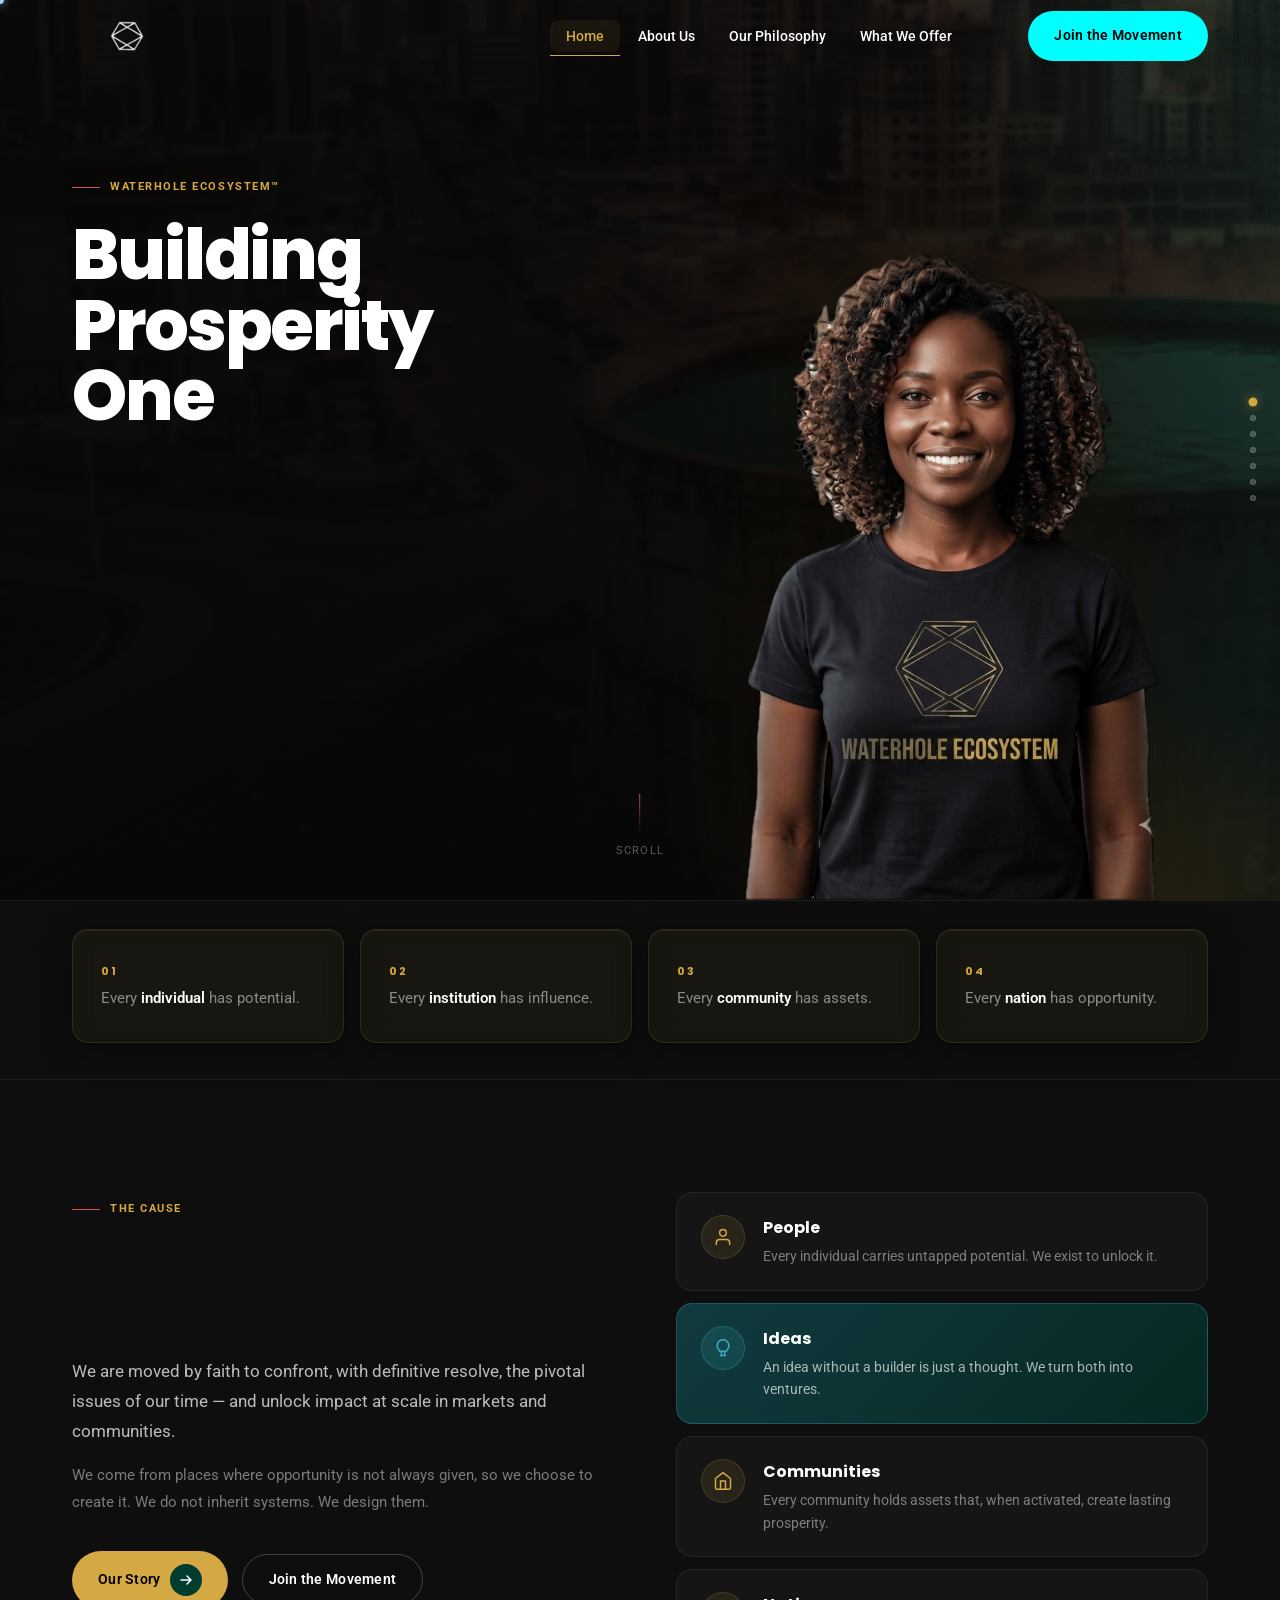
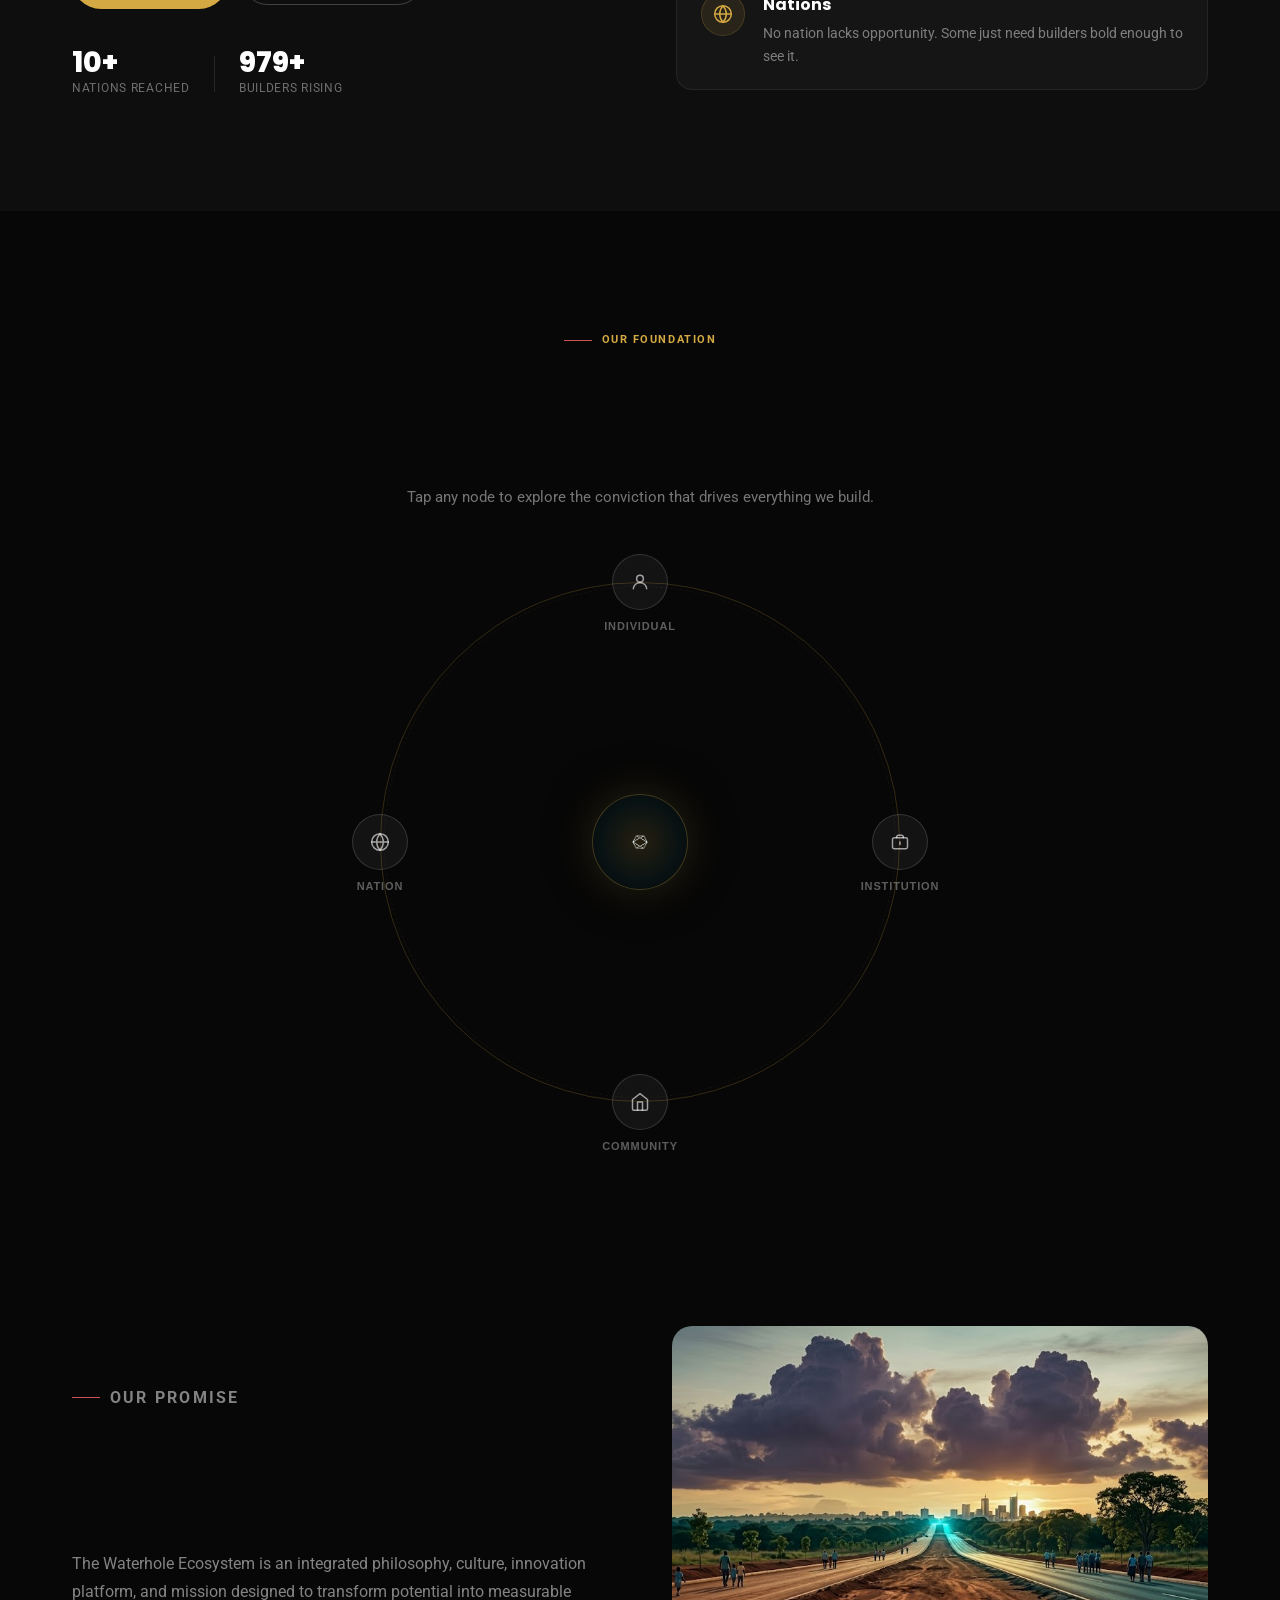
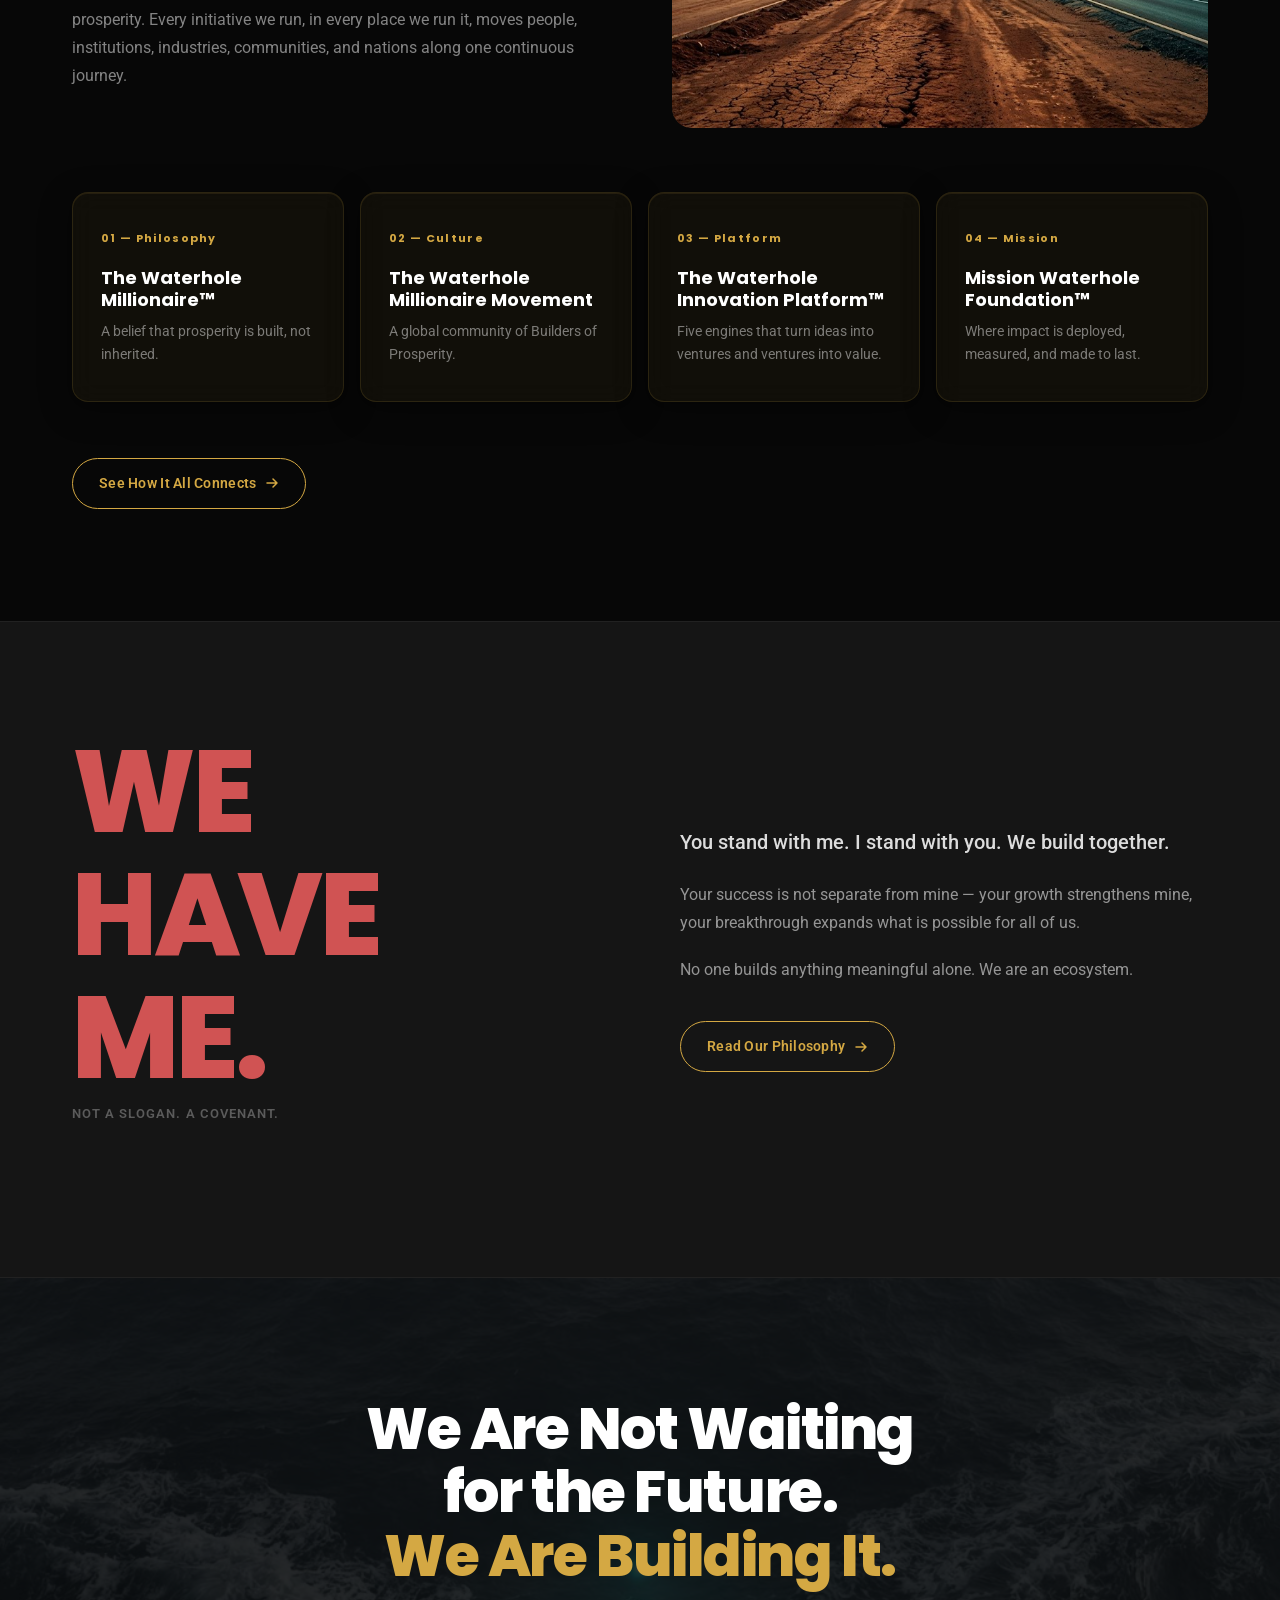
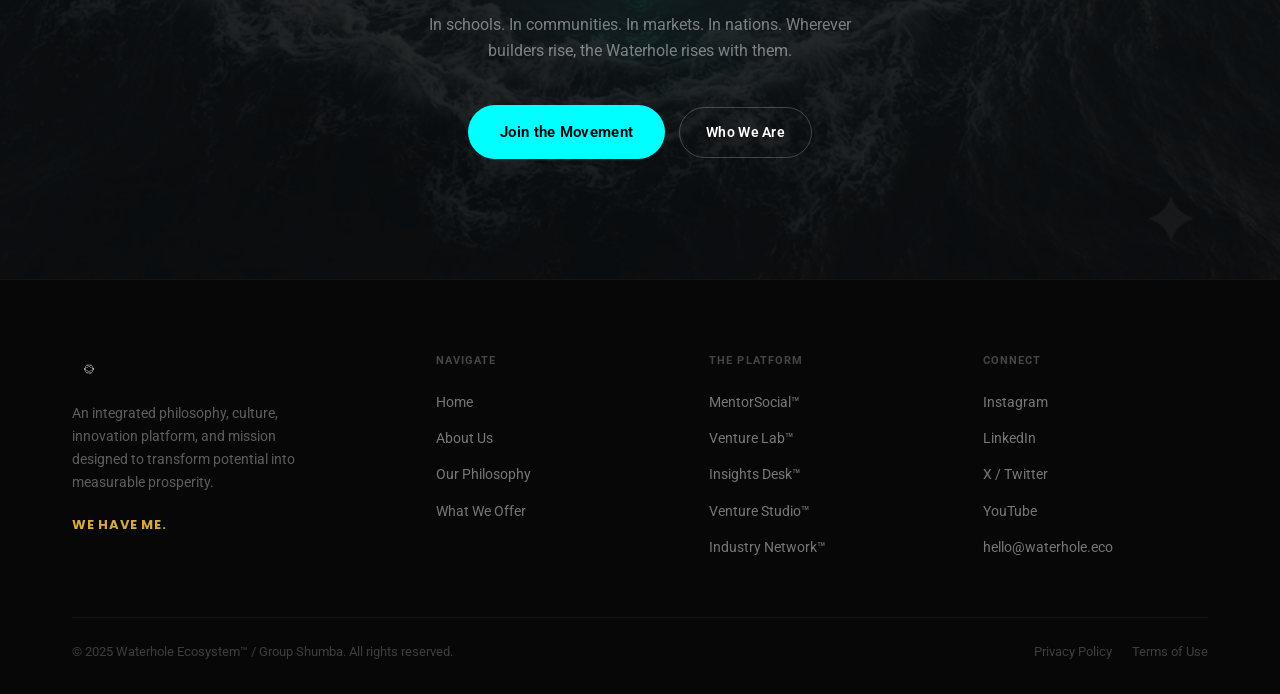
<file: index.html>
<!DOCTYPE html>
<html lang="en">
<head>
  <meta charset="UTF-8" />
  <meta name="viewport" content="width=device-width, initial-scale=1.0" />
  <title>Waterhole Ecosystem™ — Prosperity Is Built.</title>
  <link rel="preconnect" href="https://fonts.googleapis.com" />
  <link rel="preconnect" href="https://fonts.gstatic.com" crossorigin />
  <link href="https://fonts.googleapis.com/css2?family=Poppins:wght@600;700;800;900&family=Roboto:wght@300;400;500;700&display=swap" rel="stylesheet" />
  <link rel="stylesheet" href="style.css" />
</head>
<body>

  <!-- NAV -->
  <header class="nav" id="nav">
    <div class="nav-inner">
      <a href="index.html" class="nav-logo" aria-label="Waterhole Ecosystem home">
        <img src="assets/new-logo.png" alt="Group Shumba — Waterhole Ecosystem" />
      </a>
      <ul class="nav-links" role="list">
        <li><a href="index.html" class="active">Home</a></li>
        <li><a href="about.html">About Us</a></li>
        <li><a href="philosophy.html">Our Philosophy</a></li>
        <li><a href="what-we-offer.html">What We Offer</a></li>
      </ul>
      <a href="contact.html" class="btn btn-gold nav-cta">Join the Movement</a>
      <button class="nav-hamburger" aria-label="Open menu" aria-expanded="false">
        <span></span><span></span><span></span>
      </button>
    </div>
    <nav class="mobile-menu" aria-hidden="true">
      <a href="index.html" class="active">Home</a>
      <a href="about.html">About Us</a>
      <a href="philosophy.html">Our Philosophy</a>
      <a href="what-we-offer.html">What We Offer</a>
      <a href="contact.html" class="btn btn-gold">Join the Movement</a>
    </nav>
  </header>

  <main>

    <!-- HERO -->
    <section class="home-hero" aria-label="Hero">
      <div class="home-hero-bg" style="background-image: url('assets/hero-1.png');"></div>
      <div class="home-hero-glow" aria-hidden="true"></div>
      <div class="container">
        <div class="home-hero-text">
          <p class="home-eyebrow">Waterhole Ecosystem™</p>
          <h1>Building Prosperity<br>One <em>Idea</em><br>At A Time</h1>
          <p class="lead">We are not waiting. We are building. A movement that transforms potential into measurable prosperity — for people, ventures, and communities.</p>
          <div class="hero-actions">
            <a href="contact.html" class="btn btn-gold btn-lg">
              Join the Movement
              <span class="arrow-icon" aria-hidden="true">
                <svg width="14" height="14" viewBox="0 0 14 14" fill="none"><path d="M2 7h10M8 3l4 4-4 4" stroke="currentColor" stroke-width="1.5" stroke-linecap="round" stroke-linejoin="round"/></svg>
              </span>
            </a>
            <a href="what-we-offer.html" class="btn btn-outline">Explore the Ecosystem</a>
          </div>
        </div>
      </div>
      <!-- Lady sits directly in hero, anchored to bottom -->
      <div class="home-hero-image" aria-hidden="true">
        <img src="assets/lady-smiling.png" alt="" />
      </div>
      <div class="home-hero-scroll" aria-hidden="true">
        <div class="scroll-line"></div>
        <span>Scroll</span>
      </div>
    </section>

    <!-- CONVICTIONS BAND -->
    <section class="convictions-band" aria-label="Our four convictions">
      <div class="convictions-inner">
        <div class="conviction-item">
          <span class="conviction-num">01</span>
          <p>Every <strong>individual</strong> has potential.</p>
        </div>
        <div class="conviction-divider" aria-hidden="true"></div>
        <div class="conviction-item">
          <span class="conviction-num">02</span>
          <p>Every <strong>institution</strong> has influence.</p>
        </div>
        <div class="conviction-divider" aria-hidden="true"></div>
        <div class="conviction-item">
          <span class="conviction-num">03</span>
          <p>Every <strong>community</strong> has assets.</p>
        </div>
        <div class="conviction-divider" aria-hidden="true"></div>
        <div class="conviction-item">
          <span class="conviction-num">04</span>
          <p>Every <strong>nation</strong> has opportunity.</p>
        </div>
      </div>
    </section>

    <!-- THE CAUSE -->
    <section class="section-pad cause-section" id="cause">
      <div class="container">
        <div class="cause-grid-v2">

          <!-- Left: text + stats image -->
          <div class="cause-left fade-in">
            <p class="eyebrow">The Cause</p>
            <h2 class="section-title">We Are <em>Moved</em><br />to Build</h2>
            <p class="cause-lead">We are moved by faith to confront, with definitive resolve, the pivotal issues of our time — and unlock impact at scale in markets and communities.</p>
            <p class="cause-sub">We come from places where opportunity is not always given, so we choose to create it. We do not inherit systems. We design them.</p>
            <div class="cause-actions">
              <a href="about.html" class="btn btn-gold">Our Story
                <span class="arrow-icon" aria-hidden="true">
                  <svg width="14" height="14" viewBox="0 0 14 14" fill="none"><path d="M2 7h10M8 3l4 4-4 4" stroke="currentColor" stroke-width="1.5" stroke-linecap="round" stroke-linejoin="round"/></svg>
                </span>
              </a>
              <a href="contact.html" class="btn btn-outline">Join the Movement</a>
            </div>
            <!-- Stats block -->
            <div class="cause-stats-block">
              <div class="cause-stats">
                <div class="cause-stat">
                  <span class="cause-stat-num">10+</span>
                  <span class="cause-stat-label">Nations Reached</span>
                </div>
                <div class="cause-stat-divider"></div>
                <div class="cause-stat">
                  <span class="cause-stat-num">1000+</span>
                  <span class="cause-stat-label">Builders Rising</span>
                </div>
              </div>
            </div>
          </div>

          <!-- Right: stacked icon cards -->
          <div class="cause-cards fade-in">

            <div class="cause-card">
              <div class="cause-card-icon">
                <svg width="20" height="20" viewBox="0 0 24 24" fill="none" stroke="currentColor" stroke-width="1.8" stroke-linecap="round" stroke-linejoin="round"><path d="M20 21v-2a4 4 0 0 0-4-4H8a4 4 0 0 0-4 4v2"/><circle cx="12" cy="7" r="4"/></svg>
              </div>
              <div class="cause-card-body">
                <h4>People</h4>
                <p>Every individual carries untapped potential. We exist to unlock it.</p>
              </div>
            </div>

            <div class="cause-card cause-card--active">
              <div class="cause-card-icon">
                <svg width="20" height="20" viewBox="0 0 24 24" fill="none" stroke="currentColor" stroke-width="1.8" stroke-linecap="round" stroke-linejoin="round"><path d="M12 2a7 7 0 0 1 5.29 11.59L16 16H8l-1.29-2.41A7 7 0 0 1 12 2z"/><path d="M9 21h6"/><path d="M10 17v4"/><path d="M14 17v4"/></svg>
              </div>
              <div class="cause-card-body">
                <h4>Ideas</h4>
                <p>An idea without a builder is just a thought. We turn both into ventures.</p>
              </div>
            </div>

            <div class="cause-card">
              <div class="cause-card-icon">
                <svg width="20" height="20" viewBox="0 0 24 24" fill="none" stroke="currentColor" stroke-width="1.8" stroke-linecap="round" stroke-linejoin="round"><path d="M3 9l9-7 9 7v11a2 2 0 0 1-2 2H5a2 2 0 0 1-2-2z"/><polyline points="9 22 9 12 15 12 15 22"/></svg>
              </div>
              <div class="cause-card-body">
                <h4>Communities</h4>
                <p>Every community holds assets that, when activated, create lasting prosperity.</p>
              </div>
            </div>

            <div class="cause-card">
              <div class="cause-card-icon">
                <svg width="20" height="20" viewBox="0 0 24 24" fill="none" stroke="currentColor" stroke-width="1.8" stroke-linecap="round" stroke-linejoin="round"><circle cx="12" cy="12" r="10"/><path d="M2 12h20"/><path d="M12 2a15.3 15.3 0 0 1 4 10 15.3 15.3 0 0 1-4 10 15.3 15.3 0 0 1-4-10 15.3 15.3 0 0 1 4-10z"/></svg>
              </div>
              <div class="cause-card-body">
                <h4>Nations</h4>
                <p>No nation lacks opportunity. Some just need builders bold enough to see it.</p>
              </div>
            </div>

          </div>
        </div>
      </div>
    </section>

    <!-- THE FOUR CONVICTIONS — ORBITAL -->
    <section class="section-pad section-darker convictions-orbital-section">
      <div class="container">
        <div class="fade-in" style="text-align:center; max-width:620px; margin:0 auto 72px;">
          <p class="eyebrow" style="justify-content:center;">Our Foundation</p>
          <h2 class="section-title">Four <em>Convictions</em><br />That Drive Us</h2>
          <p style="margin-top:16px; font-size:15px; line-height:1.75; color:rgba(255,255,255,0.45);">Tap any node to explore the conviction that drives everything we build.</p>
        </div>

        <!-- Mobile fallback: 2×2 card grid (hidden on desktop) -->
        <div class="convictions-mobile-grid">
          <button class="conviction-mobile-card" data-idx="0">
            <span class="conviction-mobile-icon">
              <svg width="22" height="22" viewBox="0 0 24 24" fill="none" stroke="currentColor" stroke-width="1.8" stroke-linecap="round" stroke-linejoin="round"><circle cx="12" cy="8" r="4"/><path d="M4 20c0-4 3.6-7 8-7s8 3 8 7"/></svg>
            </span>
            <span class="conviction-mobile-label">Individual</span>
            <span class="conviction-mobile-sub">Every individual has potential</span>
          </button>
          <button class="conviction-mobile-card" data-idx="1">
            <span class="conviction-mobile-icon">
              <svg width="22" height="22" viewBox="0 0 24 24" fill="none" stroke="currentColor" stroke-width="1.8" stroke-linecap="round" stroke-linejoin="round"><rect x="3" y="7" width="18" height="13" rx="2"/><path d="M16 7V6a2 2 0 0 0-2-2h-4a2 2 0 0 0-2 2v1"/><path d="M12 12v3"/></svg>
            </span>
            <span class="conviction-mobile-label">Institution</span>
            <span class="conviction-mobile-sub">Every institution has influence</span>
          </button>
          <button class="conviction-mobile-card" data-idx="2">
            <span class="conviction-mobile-icon">
              <svg width="22" height="22" viewBox="0 0 24 24" fill="none" stroke="currentColor" stroke-width="1.8" stroke-linecap="round" stroke-linejoin="round"><path d="M3 9l9-7 9 7v11a2 2 0 0 1-2 2H5a2 2 0 0 1-2-2z"/><polyline points="9 22 9 12 15 12 15 22"/></svg>
            </span>
            <span class="conviction-mobile-label">Community</span>
            <span class="conviction-mobile-sub">Every community has assets</span>
          </button>
          <button class="conviction-mobile-card" data-idx="3">
            <span class="conviction-mobile-icon">
              <svg width="22" height="22" viewBox="0 0 24 24" fill="none" stroke="currentColor" stroke-width="1.8" stroke-linecap="round" stroke-linejoin="round"><circle cx="12" cy="12" r="10"/><path d="M2 12h20M12 2a15.3 15.3 0 0 1 4 10 15.3 15.3 0 0 1-4 10 15.3 15.3 0 0 1-4-10 15.3 15.3 0 0 1 4-10z"/></svg>
            </span>
            <span class="conviction-mobile-label">Nation</span>
            <span class="conviction-mobile-sub">Every nation has opportunity</span>
          </button>
        </div>

        <div class="orbital-rig" id="orbitalRig">
          <div class="orbit-ring"></div>
          <div class="orbit-center">
            <img src="assets/new-logo.png" alt="Group Shumba" />
          </div>

          <button class="orbit-node" data-idx="0" aria-label="Every Individual Has Potential">
            <span class="orbit-node-icon">
              <svg width="20" height="20" viewBox="0 0 24 24" fill="none" stroke="currentColor" stroke-width="1.8" stroke-linecap="round" stroke-linejoin="round"><circle cx="12" cy="8" r="4"/><path d="M4 20c0-4 3.6-7 8-7s8 3 8 7"/></svg>
            </span>
            <span class="orbit-node-label">Individual</span>
          </button>

          <button class="orbit-node" data-idx="1" aria-label="Every Institution Has Influence">
            <span class="orbit-node-icon">
              <svg width="20" height="20" viewBox="0 0 24 24" fill="none" stroke="currentColor" stroke-width="1.8" stroke-linecap="round" stroke-linejoin="round"><rect x="3" y="7" width="18" height="13" rx="2"/><path d="M16 7V6a2 2 0 0 0-2-2h-4a2 2 0 0 0-2 2v1"/><path d="M12 12v3"/></svg>
            </span>
            <span class="orbit-node-label">Institution</span>
          </button>

          <button class="orbit-node" data-idx="2" aria-label="Every Community Has Assets">
            <span class="orbit-node-icon">
              <svg width="20" height="20" viewBox="0 0 24 24" fill="none" stroke="currentColor" stroke-width="1.8" stroke-linecap="round" stroke-linejoin="round"><path d="M3 9l9-7 9 7v11a2 2 0 0 1-2 2H5a2 2 0 0 1-2-2z"/><polyline points="9 22 9 12 15 12 15 22"/></svg>
            </span>
            <span class="orbit-node-label">Community</span>
          </button>

          <button class="orbit-node" data-idx="3" aria-label="Every Nation Has Opportunity">
            <span class="orbit-node-icon">
              <svg width="20" height="20" viewBox="0 0 24 24" fill="none" stroke="currentColor" stroke-width="1.8" stroke-linecap="round" stroke-linejoin="round"><circle cx="12" cy="12" r="10"/><path d="M2 12h20M12 2a15.3 15.3 0 0 1 4 10 15.3 15.3 0 0 1-4 10 15.3 15.3 0 0 1-4-10 15.3 15.3 0 0 1 4-10z"/></svg>
            </span>
            <span class="orbit-node-label">Nation</span>
          </button>
        </div>

        <div class="conviction-popup" id="convictionPopup" aria-hidden="true">
          <div class="conviction-popup-inner">
            <button class="conviction-popup-close" id="convictionClose" aria-label="Close">
              <svg width="14" height="14" viewBox="0 0 14 14" fill="none"><path d="M1 1l12 12M13 1L1 13" stroke="currentColor" stroke-width="1.8" stroke-linecap="round"/></svg>
            </button>
            <div class="conviction-popup-icon" id="popupIcon"></div>
            <p class="conviction-popup-tag" id="popupTag"></p>
            <h3 class="conviction-popup-title" id="popupTitle"></h3>
            <p class="conviction-popup-body" id="popupBody"></p>
          </div>
        </div>

      </div>
      <div class="conviction-backdrop" id="convictionBackdrop"></div>
    </section>

    <!-- THE JOURNEY -->
    <section class="section-pad journey-section" id="journey">
      <div class="container">
        <div class="journey-intro">
          <div class="journey-intro-text fade-in">
            <p class="eyebrow">Our Promise</p>
            <h2 class="section-title">From Potential<br />to <em>Prosperity</em></h2>
            <p>The Waterhole Ecosystem is an integrated philosophy, culture, innovation platform, and mission designed to transform potential into measurable prosperity. Every initiative we run, in every place we run it, moves people, institutions, industries, communities, and nations along one continuous journey.</p>
          </div>
          <div class="journey-intro-img fade-in">
            <img src="assets/asset-9.jpg" alt="Prosperity builders" loading="lazy" />
          </div>
        </div>
        <div class="journey-grid fade-in">
          <div class="journey-card">
            <div class="journey-num">01 — Philosophy</div>
            <h3>The Waterhole Millionaire™</h3>
            <p>A belief that prosperity is built, not inherited.</p>
          </div>
          <div class="journey-card">
            <div class="journey-num">02 — Culture</div>
            <h3>The Waterhole Millionaire Movement</h3>
            <p>A global community of Builders of Prosperity.</p>
          </div>
          <div class="journey-card">
            <div class="journey-num">03 — Platform</div>
            <h3>The Waterhole Innovation Platform™</h3>
            <p>Five engines that turn ideas into ventures and ventures into value.</p>
          </div>
          <div class="journey-card">
            <div class="journey-num">04 — Mission</div>
            <h3>Mission Waterhole Foundation™</h3>
            <p>Where impact is deployed, measured, and made to last.</p>
          </div>
        </div>
        <div style="margin-top: 48px;" class="fade-in">
          <a href="what-we-offer.html" class="btn btn-outline-gold">
            See How It All Connects
            <svg width="14" height="14" viewBox="0 0 14 14" fill="none" aria-hidden="true"><path d="M2 7h10M8 3l4 4-4 4" stroke="currentColor" stroke-width="1.5" stroke-linecap="round" stroke-linejoin="round"/></svg>
          </a>
        </div>
      </div>
    </section>

    <!-- THE COVENANT -->
    <section class="section-pad covenant-section" id="covenant">
      <div class="container">
        <div class="covenant-inner">
          <div class="fade-in">
            <div class="covenant-word">WE</div>
            <div class="covenant-word">HAVE</div>
            <div class="covenant-word">ME.</div>
            <div class="covenant-sub">Not a slogan. A covenant.</div>
          </div>
          <div class="covenant-text fade-in">
            <p class="covenant-lead">You stand with me. I stand with you. We build together.</p>
            <p>Your success is not separate from mine — your growth strengthens mine, your breakthrough expands what is possible for all of us.</p>
            <p>No one builds anything meaningful alone. We are an ecosystem.</p>
            <div style="margin-top: 36px;">
              <a href="philosophy.html" class="btn btn-outline-gold">Read Our Philosophy
                <svg width="14" height="14" viewBox="0 0 14 14" fill="none" aria-hidden="true"><path d="M2 7h10M8 3l4 4-4 4" stroke="currentColor" stroke-width="1.5" stroke-linecap="round" stroke-linejoin="round"/></svg>
              </a>
            </div>
          </div>
        </div>
      </div>
    </section>

    <!-- CLOSING CTA -->
    <section class="closing-cta">
      <div class="closing-cta-bg" style="background-image: url('assets/image-8.jpg');" aria-hidden="true"></div>
      <div class="container">
        <div class="fade-in">
          <h2>We Are Not Waiting<br />for the Future.<br /><em>We Are Building It.</em></h2>
          <p>In schools. In communities. In markets. In nations. Wherever builders rise, the Waterhole rises with them.</p>
          <div class="btns">
            <a href="contact.html" class="btn btn-lg" style="background:#00FFFF;color:#000;">Join the Movement</a>
            <a href="about.html" class="btn btn-outline">Who We Are</a>
          </div>
        </div>
      </div>
    </section>

  </main>

  <!-- FOOTER -->
  <footer class="footer">
    <div class="container">
      <div class="footer-grid">
        <div class="footer-brand">
          <img src="assets/new-logo.png" alt="Group Shumba" />
          <p>An integrated philosophy, culture, innovation platform, and mission designed to transform potential into measurable prosperity.</p>
          <div class="footer-covenant">WE HAVE ME.</div>
        </div>
        <div class="footer-col">
          <h4>Navigate</h4>
          <ul role="list">
            <li><a href="index.html">Home</a></li>
            <li><a href="about.html">About Us</a></li>
            <li><a href="philosophy.html">Our Philosophy</a></li>
            <li><a href="what-we-offer.html">What We Offer</a></li>
          </ul>
        </div>
        <div class="footer-col">
          <h4>The Platform</h4>
          <ul role="list">
            <li><a href="what-we-offer.html">MentorSocial™</a></li>
            <li><a href="what-we-offer.html">Venture Lab™</a></li>
            <li><a href="what-we-offer.html">Insights Desk™</a></li>
            <li><a href="what-we-offer.html">Venture Studio™</a></li>
            <li><a href="what-we-offer.html">Industry Network™</a></li>
          </ul>
        </div>
        <div class="footer-col">
          <h4>Connect</h4>
          <ul role="list">
            <li><a href="#">Instagram</a></li>
            <li><a href="#">LinkedIn</a></li>
            <li><a href="#">X / Twitter</a></li>
            <li><a href="#">YouTube</a></li>
            <li><a href="contact.html">hello@waterhole.eco</a></li>
          </ul>
        </div>
      </div>
      <div class="footer-bottom">
        <span>© 2025 Waterhole Ecosystem™ / Group Shumba. All rights reserved.</span>
        <div class="footer-legal">
          <a href="#">Privacy Policy</a>
          <a href="#">Terms of Use</a>
        </div>
      </div>
    </div>
  </footer>

  <script src="script.js"></script>
</body>
</html>
</file>
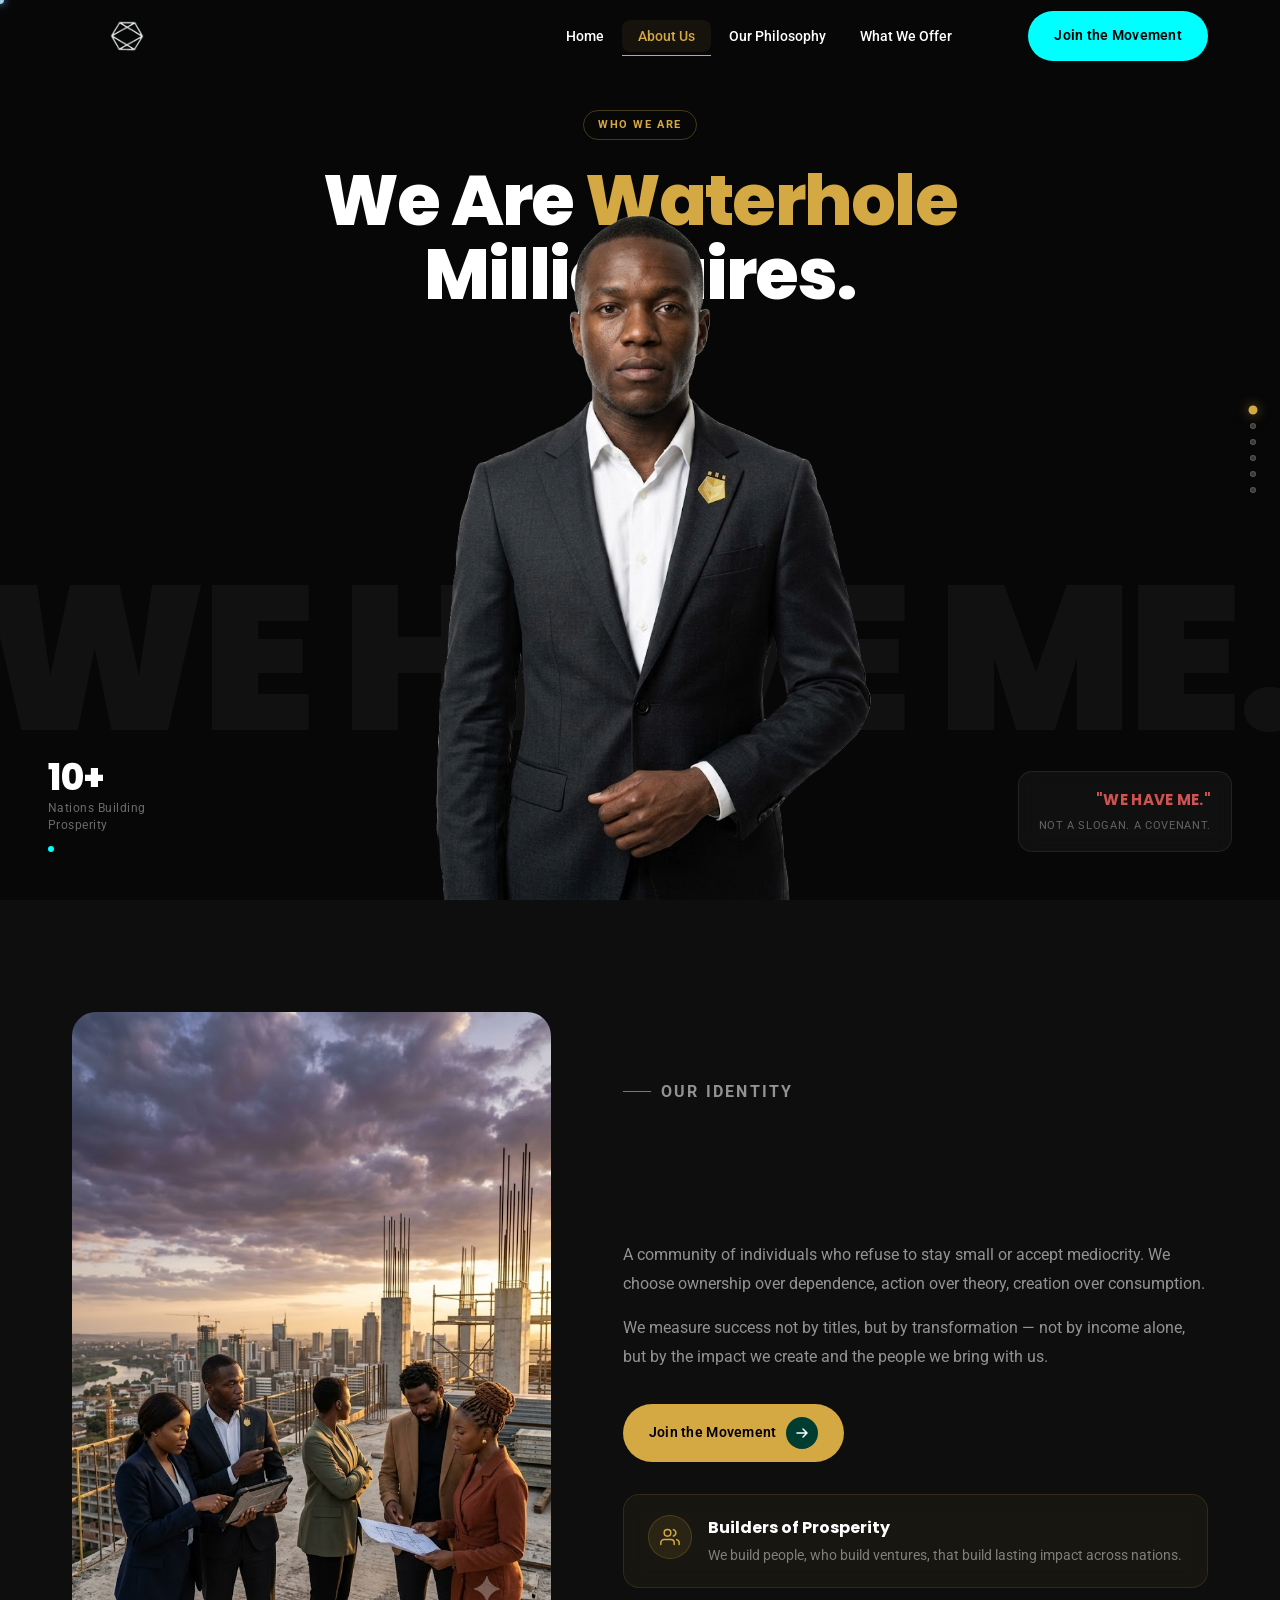
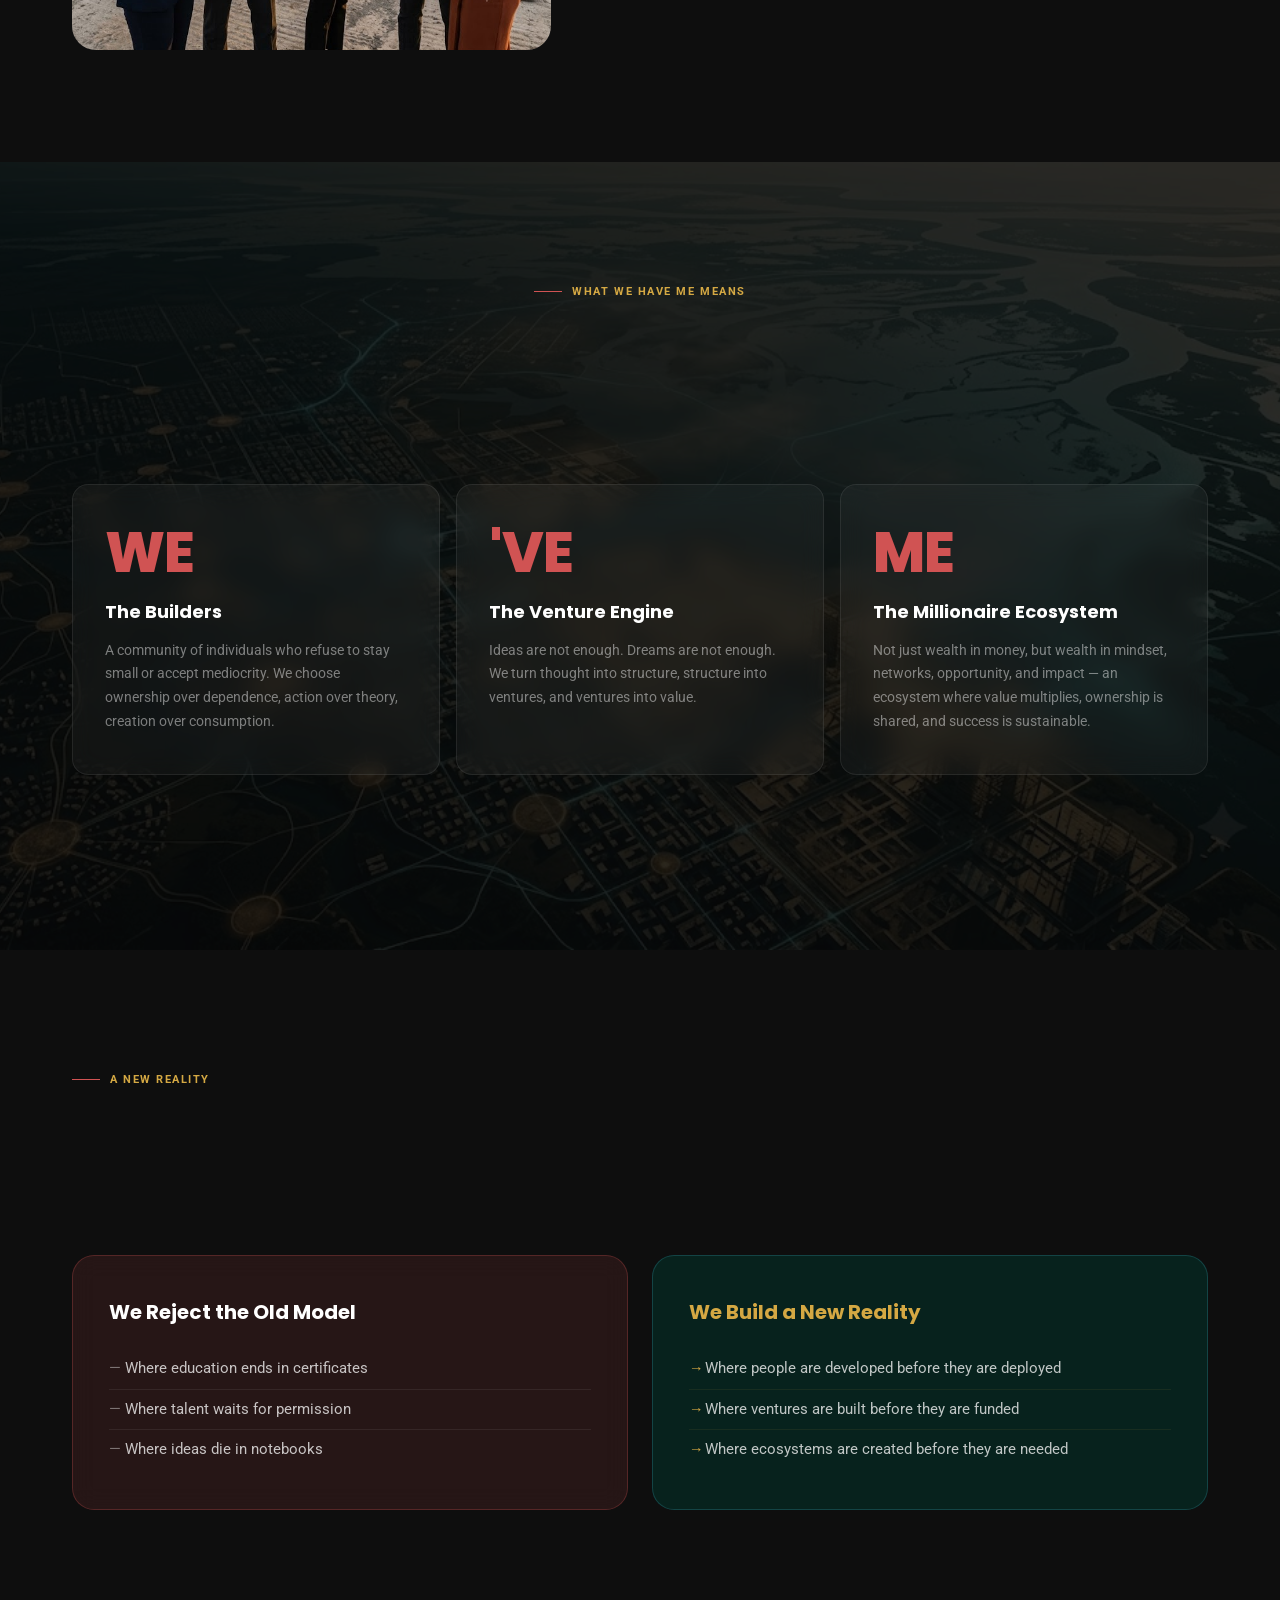
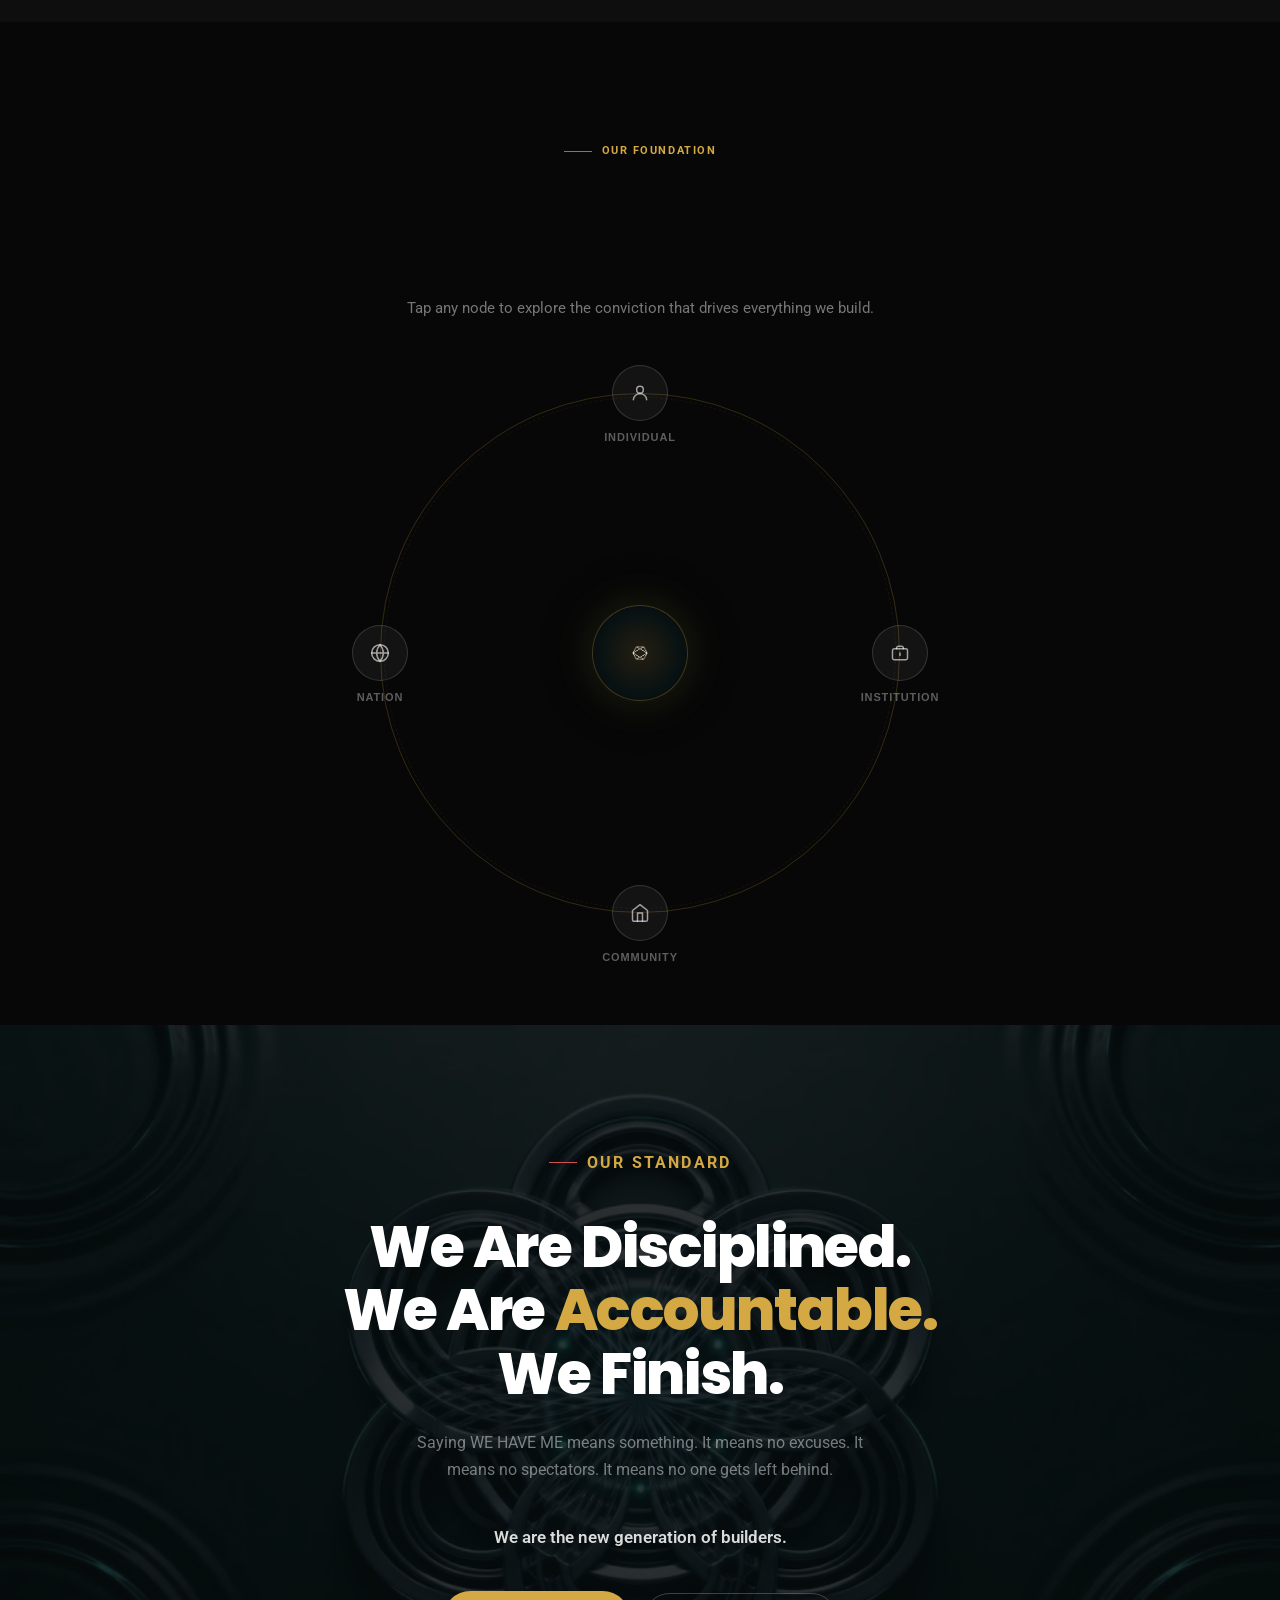
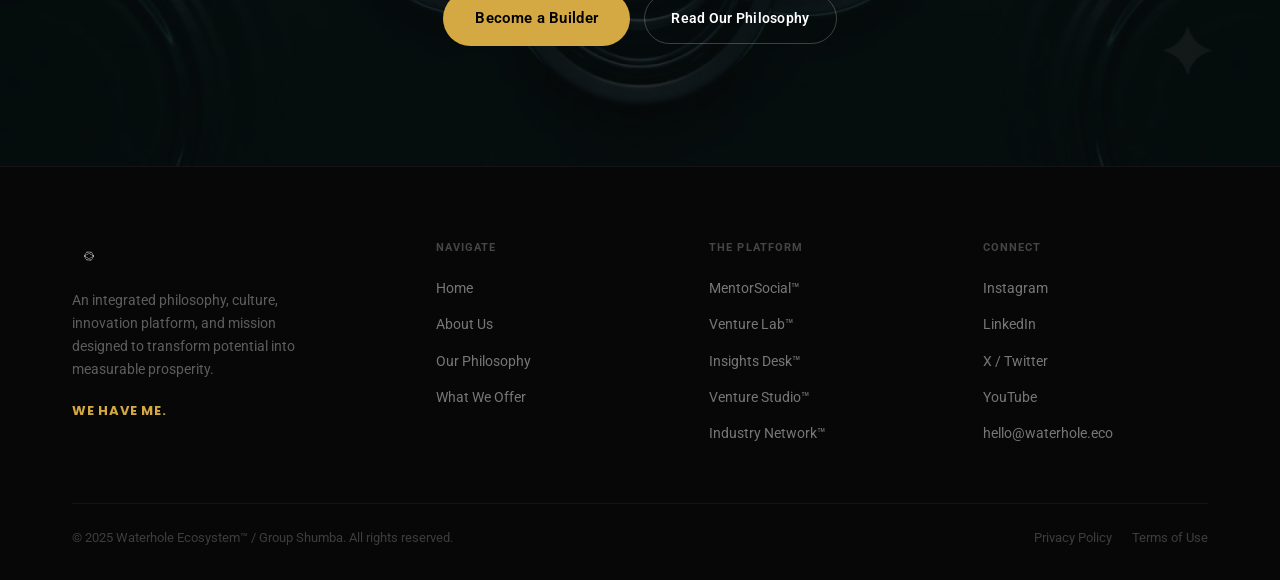
<file: about.html>
<!DOCTYPE html>
<html lang="en">
<head>
  <meta charset="UTF-8" />
  <meta name="viewport" content="width=device-width, initial-scale=1.0" />
  <title>About Us — Waterhole Ecosystem™</title>
  <link rel="preconnect" href="https://fonts.googleapis.com" />
  <link rel="preconnect" href="https://fonts.gstatic.com" crossorigin />
  <link href="https://fonts.googleapis.com/css2?family=Poppins:wght@600;700;800;900&family=Roboto:wght@300;400;500;700&display=swap" rel="stylesheet" />
  <link rel="stylesheet" href="style.css" />
</head>
<body>

  <!-- NAV -->
  <header class="nav" id="nav">
    <div class="nav-inner">
      <a href="index.html" class="nav-logo" aria-label="Waterhole Ecosystem home">
        <img src="assets/new-logo.png" alt="Group Shumba — Waterhole Ecosystem" />
      </a>
      <ul class="nav-links" role="list">
        <li><a href="index.html">Home</a></li>
        <li><a href="about.html" class="active">About Us</a></li>
        <li><a href="philosophy.html">Our Philosophy</a></li>
        <li><a href="what-we-offer.html">What We Offer</a></li>
      </ul>
      <a href="contact.html" class="btn btn-gold nav-cta">Join the Movement</a>
      <button class="nav-hamburger" aria-label="Open menu" aria-expanded="false">
        <span></span><span></span><span></span>
      </button>
    </div>
    <nav class="mobile-menu" aria-hidden="true">
      <a href="index.html">Home</a>
      <a href="about.html" class="active">About Us</a>
      <a href="philosophy.html">Our Philosophy</a>
      <a href="what-we-offer.html">What We Offer</a>
      <a href="contact.html" class="btn btn-gold">Join the Movement</a>
    </nav>
  </header>

  <main>

    <!-- PAGE HERO -->
    <section class="about-hero" aria-label="About Us">

      <!-- Faint watermark text behind everything -->
      <div class="about-hero-watermark" aria-hidden="true">WE HAVE ME.</div>

      <!-- Top-center text -->
      <div class="about-hero-text">
        <span class="page-hero-tag">Who We Are</span>
        <h1>We Are <em>Waterhole</em><br />Millionaires.</h1>
      </div>

      <!-- Centered subject image with glow platform -->
      <div class="about-hero-subject">
        <img src="assets/man-enterpreneur.png" alt="Waterhole Ecosystem — We Are Building" />
      </div>

      <!-- Bottom-left stat -->
      <div class="about-hero-stat" aria-hidden="true">
        <span class="about-hero-stat-num">10+</span>
        <span class="about-hero-stat-label">Nations Building<br />Prosperity</span>
        <span class="about-hero-stat-dot"></span>
      </div>

      <!-- Bottom-right covenant badge -->
      <div class="about-hero-badge" aria-hidden="true">
        <p class="about-hero-badge-quote">"WE HAVE ME."</p>
        <p class="about-hero-badge-sub">Not a slogan. A covenant.</p>
      </div>

    </section>

    <!-- WHO WE ARE + LADY IMAGE -->
    <section class="section-pad section-dark">
      <div class="container">
        <div class="who-we-are">

          <!-- Left: image -->
          <div class="who-img fade-in">
            <img src="assets/asset-7.jpeg" alt="A proud Waterhole Millionaire builder" loading="lazy" />
          </div>

          <!-- Right: text + CTAs + feature card -->
          <div class="who-text fade-in">
            <p class="eyebrow">Our Identity</p>
            <h2 class="section-title">Builders Who <em>Refuse</em><br />to Stay Small</h2>
            <p>A community of individuals who refuse to stay small or accept mediocrity. We choose ownership over dependence, action over theory, creation over consumption.</p>
            <p>We measure success not by titles, but by transformation — not by income alone, but by the impact we create and the people we bring with us.</p>
            <div class="who-actions">
              <a href="contact.html" class="btn btn-gold">Join the Movement
                <span class="arrow-icon" aria-hidden="true">
                  <svg width="14" height="14" viewBox="0 0 14 14" fill="none"><path d="M2 7h10M8 3l4 4-4 4" stroke="currentColor" stroke-width="1.5" stroke-linecap="round" stroke-linejoin="round"/></svg>
                </span>
              </a>
            </div>
            <!-- Feature card -->
            <div class="who-feature-card">
              <div class="who-feature-icon">
                <svg width="20" height="20" viewBox="0 0 24 24" fill="none" stroke="currentColor" stroke-width="1.8" stroke-linecap="round" stroke-linejoin="round"><path d="M17 21v-2a4 4 0 0 0-4-4H5a4 4 0 0 0-4 4v2"/><circle cx="9" cy="7" r="4"/><path d="M23 21v-2a4 4 0 0 0-3-3.87"/><path d="M16 3.13a4 4 0 0 1 0 7.75"/></svg>
              </div>
              <div>
                <h4>Builders of Prosperity</h4>
                <p>We build people, who build ventures, that build lasting impact across nations.</p>
              </div>
            </div>
          </div>

        </div>
      </div>
    </section>

    <!-- WE / 'VE / ME BREAKDOWN -->
    <section class="section-pad covenant-breakdown-section">
      <div class="container">
        <div class="fade-in" style="text-align: center; max-width: 620px; margin: 0 auto 64px;">
          <p class="eyebrow" style="justify-content: center;">What WE HAVE ME Means</p>
          <h2 class="section-title">One Covenant.<br /><em>Three Dimensions.</em></h2>
        </div>
        <div class="covenant-badges fade-in">
          <div class="badge-card">
            <div class="badge-letter">WE</div>
            <h3>The Builders</h3>
            <p>A community of individuals who refuse to stay small or accept mediocrity. We choose ownership over dependence, action over theory, creation over consumption.</p>
          </div>
          <div class="badge-card">
            <div class="badge-letter">'VE</div>
            <h3>The Venture Engine</h3>
            <p>Ideas are not enough. Dreams are not enough. We turn thought into structure, structure into ventures, and ventures into value.</p>
          </div>
          <div class="badge-card">
            <div class="badge-letter">ME</div>
            <h3>The Millionaire Ecosystem</h3>
            <p>Not just wealth in money, but wealth in mindset, networks, opportunity, and impact — an ecosystem where value multiplies, ownership is shared, and success is sustainable.</p>
          </div>
        </div>
      </div>
    </section>

    <!-- REJECT / BUILD -->
    <section class="section-pad section-dark">
      <div class="container">
        <div class="fade-in" style="max-width: 600px; margin-bottom: 48px;">
          <p class="eyebrow">A New Reality</p>
          <h2 class="section-title">What We <em style="color:#D05353;">Reject.</em><br />What We <em style="color:#3adb8a;">Build.</em></h2>
        </div>
        <div class="reject-build fade-in">
          <div class="reject-card">
            <h3>We Reject the Old Model</h3>
            <ul role="list">
              <li>Where education ends in certificates</li>
              <li>Where talent waits for permission</li>
              <li>Where ideas die in notebooks</li>
            </ul>
          </div>
          <div class="build-card">
            <h3>We Build a New Reality</h3>
            <ul role="list">
              <li>Where people are developed before they are deployed</li>
              <li>Where ventures are built before they are funded</li>
              <li>Where ecosystems are created before they are needed</li>
            </ul>
          </div>
        </div>
      </div>
    </section>

    <!-- THE FOUR CONVICTIONS — ORBITAL -->
    <section class="section-pad section-darker convictions-orbital-section">
      <div class="container">
        <div class="fade-in" style="text-align:center; max-width:620px; margin:0 auto 72px;">
          <p class="eyebrow" style="justify-content:center;">Our Foundation</p>
          <h2 class="section-title">Four <em>Convictions</em><br />That Drive Us</h2>
          <p style="margin-top:16px; font-size:15px; line-height:1.75; color:rgba(255,255,255,0.45);">Tap any node to explore the conviction that drives everything we build.</p>
        </div>

        <!-- Mobile fallback: 2×2 card grid (hidden on desktop) -->
        <div class="convictions-mobile-grid">
          <button class="conviction-mobile-card" data-idx="0">
            <span class="conviction-mobile-icon">
              <svg width="22" height="22" viewBox="0 0 24 24" fill="none" stroke="currentColor" stroke-width="1.8" stroke-linecap="round" stroke-linejoin="round"><circle cx="12" cy="8" r="4"/><path d="M4 20c0-4 3.6-7 8-7s8 3 8 7"/></svg>
            </span>
            <span class="conviction-mobile-label">Individual</span>
            <span class="conviction-mobile-sub">Every individual has potential</span>
          </button>
          <button class="conviction-mobile-card" data-idx="1">
            <span class="conviction-mobile-icon">
              <svg width="22" height="22" viewBox="0 0 24 24" fill="none" stroke="currentColor" stroke-width="1.8" stroke-linecap="round" stroke-linejoin="round"><rect x="3" y="7" width="18" height="13" rx="2"/><path d="M16 7V6a2 2 0 0 0-2-2h-4a2 2 0 0 0-2 2v1"/><path d="M12 12v3"/></svg>
            </span>
            <span class="conviction-mobile-label">Institution</span>
            <span class="conviction-mobile-sub">Every institution has influence</span>
          </button>
          <button class="conviction-mobile-card" data-idx="2">
            <span class="conviction-mobile-icon">
              <svg width="22" height="22" viewBox="0 0 24 24" fill="none" stroke="currentColor" stroke-width="1.8" stroke-linecap="round" stroke-linejoin="round"><path d="M3 9l9-7 9 7v11a2 2 0 0 1-2 2H5a2 2 0 0 1-2-2z"/><polyline points="9 22 9 12 15 12 15 22"/></svg>
            </span>
            <span class="conviction-mobile-label">Community</span>
            <span class="conviction-mobile-sub">Every community has assets</span>
          </button>
          <button class="conviction-mobile-card" data-idx="3">
            <span class="conviction-mobile-icon">
              <svg width="22" height="22" viewBox="0 0 24 24" fill="none" stroke="currentColor" stroke-width="1.8" stroke-linecap="round" stroke-linejoin="round"><circle cx="12" cy="12" r="10"/><path d="M2 12h20M12 2a15.3 15.3 0 0 1 4 10 15.3 15.3 0 0 1-4 10 15.3 15.3 0 0 1-4-10 15.3 15.3 0 0 1 4-10z"/></svg>
            </span>
            <span class="conviction-mobile-label">Nation</span>
            <span class="conviction-mobile-sub">Every nation has opportunity</span>
          </button>
        </div>

        <!-- Orbital rig -->
        <div class="orbital-rig" id="orbitalRig">

          <!-- Orbit ring -->
          <div class="orbit-ring"></div>

          <!-- Centre orb -->
          <div class="orbit-center">
            <img src="assets/new-logo.png" alt="Group Shumba" />
          </div>

          <!-- Nodes — positioned by JS -->
          <button class="orbit-node" data-idx="0" aria-label="Every Individual Has Potential">
            <span class="orbit-node-icon">
              <svg width="20" height="20" viewBox="0 0 24 24" fill="none" stroke="currentColor" stroke-width="1.8" stroke-linecap="round" stroke-linejoin="round"><circle cx="12" cy="8" r="4"/><path d="M4 20c0-4 3.6-7 8-7s8 3 8 7"/></svg>
            </span>
            <span class="orbit-node-label">Individual</span>
          </button>

          <button class="orbit-node" data-idx="1" aria-label="Every Institution Has Influence">
            <span class="orbit-node-icon">
              <svg width="20" height="20" viewBox="0 0 24 24" fill="none" stroke="currentColor" stroke-width="1.8" stroke-linecap="round" stroke-linejoin="round"><rect x="3" y="7" width="18" height="13" rx="2"/><path d="M16 7V6a2 2 0 0 0-2-2h-4a2 2 0 0 0-2 2v1"/><path d="M12 12v3"/></svg>
            </span>
            <span class="orbit-node-label">Institution</span>
          </button>

          <button class="orbit-node" data-idx="2" aria-label="Every Community Has Assets">
            <span class="orbit-node-icon">
              <svg width="20" height="20" viewBox="0 0 24 24" fill="none" stroke="currentColor" stroke-width="1.8" stroke-linecap="round" stroke-linejoin="round"><path d="M3 9l9-7 9 7v11a2 2 0 0 1-2 2H5a2 2 0 0 1-2-2z"/><polyline points="9 22 9 12 15 12 15 22"/></svg>
            </span>
            <span class="orbit-node-label">Community</span>
          </button>

          <button class="orbit-node" data-idx="3" aria-label="Every Nation Has Opportunity">
            <span class="orbit-node-icon">
              <svg width="20" height="20" viewBox="0 0 24 24" fill="none" stroke="currentColor" stroke-width="1.8" stroke-linecap="round" stroke-linejoin="round"><circle cx="12" cy="12" r="10"/><path d="M2 12h20M12 2a15.3 15.3 0 0 1 4 10 15.3 15.3 0 0 1-4 10 15.3 15.3 0 0 1-4-10 15.3 15.3 0 0 1 4-10z"/></svg>
            </span>
            <span class="orbit-node-label">Nation</span>
          </button>

        </div><!-- /orbital-rig -->

        <!-- Popup modal -->
        <div class="conviction-popup" id="convictionPopup" aria-hidden="true">
          <div class="conviction-popup-inner">
            <button class="conviction-popup-close" id="convictionClose" aria-label="Close">
              <svg width="14" height="14" viewBox="0 0 14 14" fill="none"><path d="M1 1l12 12M13 1L1 13" stroke="currentColor" stroke-width="1.8" stroke-linecap="round"/></svg>
            </button>
            <div class="conviction-popup-icon" id="popupIcon"></div>
            <p class="conviction-popup-tag" id="popupTag"></p>
            <h3 class="conviction-popup-title" id="popupTitle"></h3>
            <p class="conviction-popup-body" id="popupBody"></p>
          </div>
        </div>

      </div><!-- /container -->
      <!-- Backdrop -->
      <div class="conviction-backdrop" id="convictionBackdrop"></div>
      </div>
    </section>

    <!-- OUR STANDARD -->
    <section class="closing-cta">
      <div class="closing-cta-bg" style="background-image: url('assets/image-5.jpg');" aria-hidden="true"></div>
      <div class="container">
        <div class="fade-in">
          <p class="eyebrow" style="justify-content: center; color: var(--gold);">Our Standard</p>
          <h2>We Are Disciplined.<br />We Are <em>Accountable.</em><br />We Finish.</h2>
          <p>Saying WE HAVE ME means something. It means no excuses. It means no spectators. It means no one gets left behind.</p>
          <p style="font-size: 17px; font-weight: 600; color: rgba(255,255,255,0.85); margin-top: 8px;">We are the new generation of builders.</p>
          <div class="btns" style="margin-top: 40px;">
            <a href="contact.html" class="btn btn-gold btn-lg">Become a Builder</a>
            <a href="philosophy.html" class="btn btn-outline">Read Our Philosophy</a>
          </div>
        </div>
      </div>
    </section>

  </main>

  <!-- FOOTER -->
  <footer class="footer">
    <div class="container">
      <div class="footer-grid">
        <div class="footer-brand">
          <img src="assets/new-logo.png" alt="Group Shumba" />
          <p>An integrated philosophy, culture, innovation platform, and mission designed to transform potential into measurable prosperity.</p>
          <div class="footer-covenant">WE HAVE ME.</div>
        </div>
        <div class="footer-col">
          <h4>Navigate</h4>
          <ul role="list">
            <li><a href="index.html">Home</a></li>
            <li><a href="about.html">About Us</a></li>
            <li><a href="philosophy.html">Our Philosophy</a></li>
            <li><a href="what-we-offer.html">What We Offer</a></li>
          </ul>
        </div>
        <div class="footer-col">
          <h4>The Platform</h4>
          <ul role="list">
            <li><a href="what-we-offer.html">MentorSocial™</a></li>
            <li><a href="what-we-offer.html">Venture Lab™</a></li>
            <li><a href="what-we-offer.html">Insights Desk™</a></li>
            <li><a href="what-we-offer.html">Venture Studio™</a></li>
            <li><a href="what-we-offer.html">Industry Network™</a></li>
          </ul>
        </div>
        <div class="footer-col">
          <h4>Connect</h4>
          <ul role="list">
            <li><a href="#">Instagram</a></li>
            <li><a href="#">LinkedIn</a></li>
            <li><a href="#">X / Twitter</a></li>
            <li><a href="#">YouTube</a></li>
            <li><a href="contact.html">hello@waterhole.eco</a></li>
          </ul>
        </div>
      </div>
      <div class="footer-bottom">
        <span>© 2025 Waterhole Ecosystem™ / Group Shumba. All rights reserved.</span>
        <div class="footer-legal">
          <a href="#">Privacy Policy</a>
          <a href="#">Terms of Use</a>
        </div>
      </div>
    </div>
  </footer>

  <script src="script.js"></script>
</body>
</html>
</file>
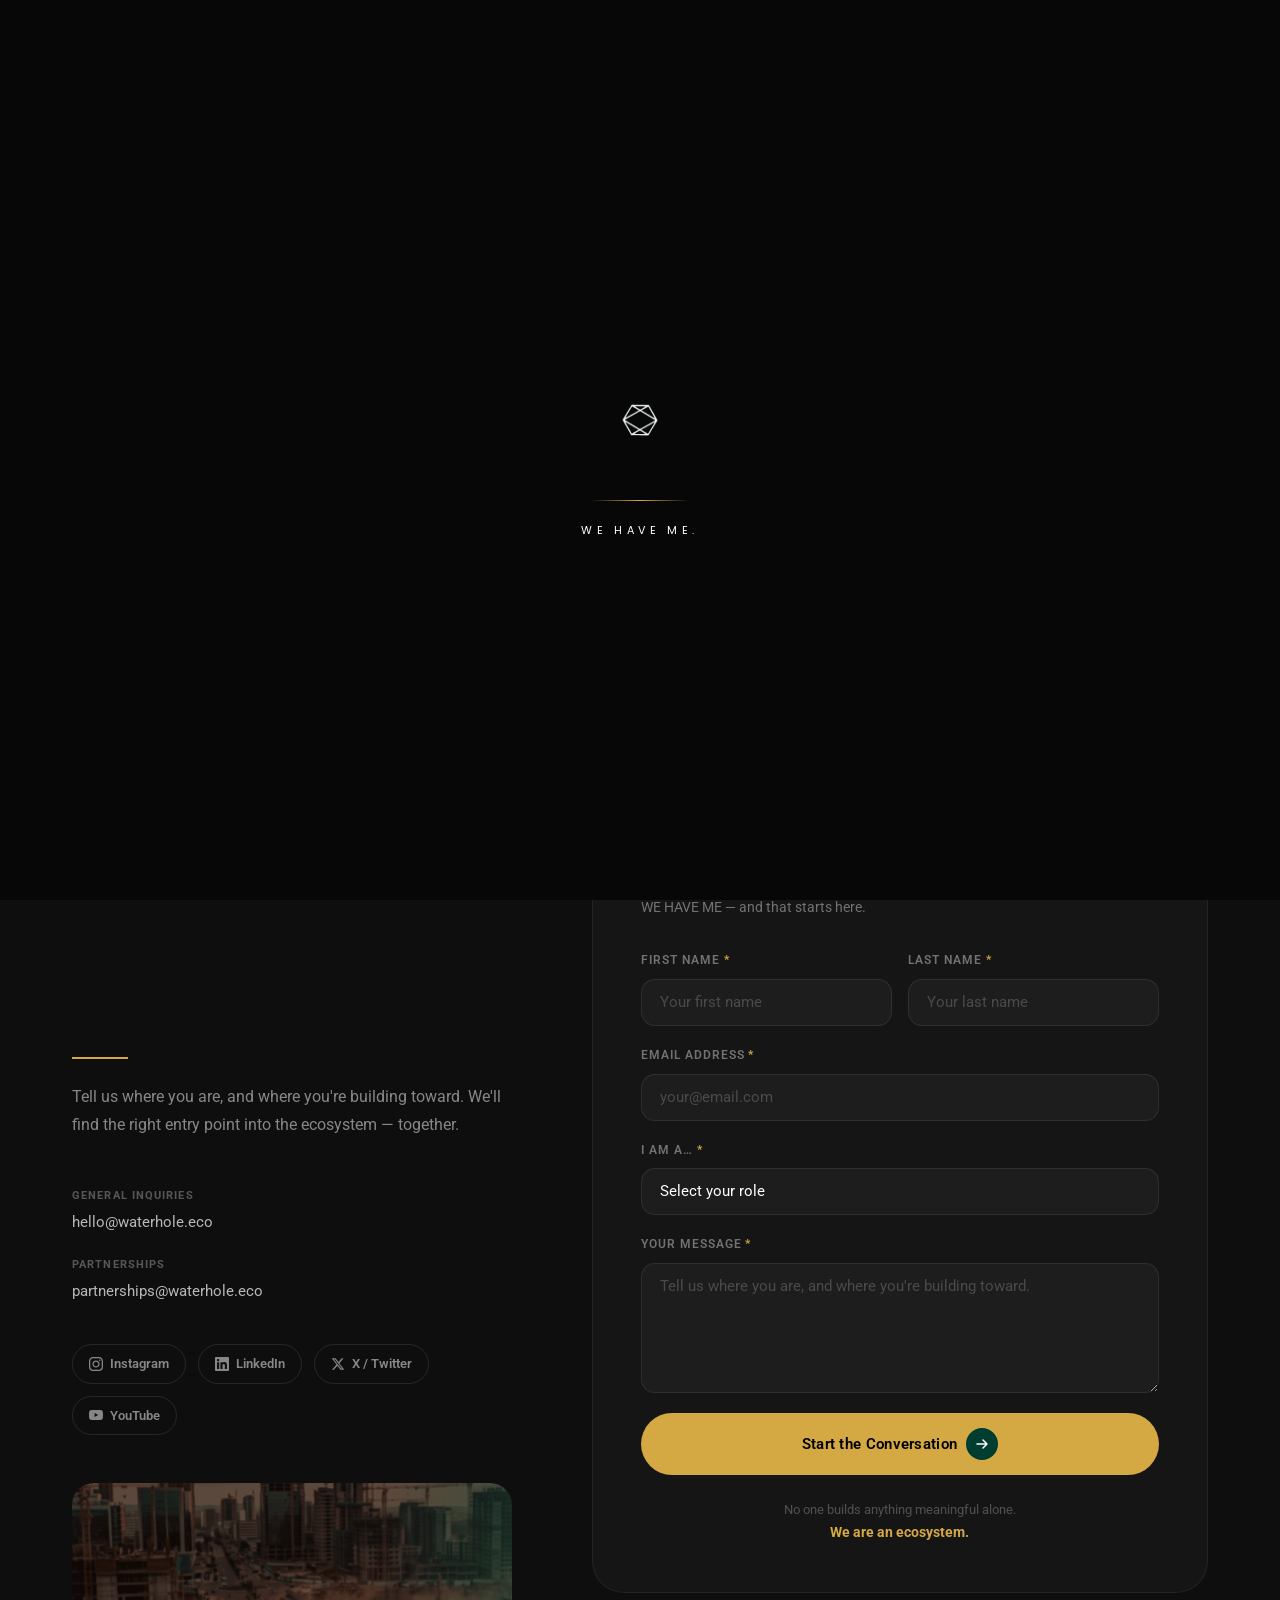
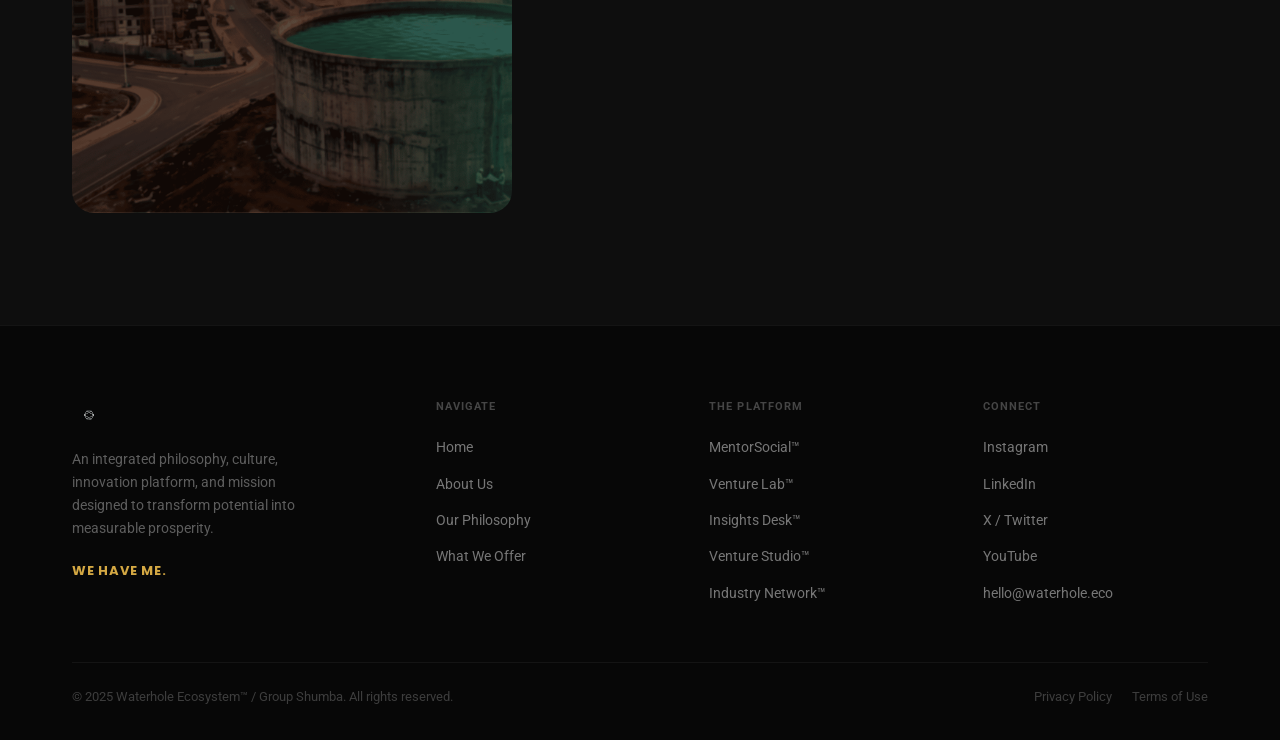
<file: contact.html>
<!DOCTYPE html>
<html lang="en">
<head>
  <meta charset="UTF-8" />
  <meta name="viewport" content="width=device-width, initial-scale=1.0" />
  <title>Contact — Waterhole Ecosystem™</title>
  <link rel="preconnect" href="https://fonts.googleapis.com" />
  <link rel="preconnect" href="https://fonts.gstatic.com" crossorigin />
  <link href="https://fonts.googleapis.com/css2?family=Poppins:wght@600;700;800;900&family=Roboto:wght@300;400;500;700&display=swap" rel="stylesheet" />
  <link rel="stylesheet" href="style.css" />
</head>
<body>

  <!-- NAV -->
  <header class="nav" id="nav">
    <div class="nav-inner">
      <a href="index.html" class="nav-logo" aria-label="Waterhole Ecosystem home">
        <img src="assets/new-logo.png" alt="Group Shumba — Waterhole Ecosystem" />
      </a>
      <ul class="nav-links" role="list">
        <li><a href="index.html">Home</a></li>
        <li><a href="about.html">About Us</a></li>
        <li><a href="philosophy.html">Our Philosophy</a></li>
        <li><a href="what-we-offer.html">What We Offer</a></li>
        <li><a href="contact.html" class="active">Contact</a></li>
      </ul>
      <a href="contact.html" class="btn btn-gold nav-cta">Join the Movement</a>
      <button class="nav-hamburger" aria-label="Open menu" aria-expanded="false">
        <span></span><span></span><span></span>
      </button>
    </div>
    <nav class="mobile-menu" aria-hidden="true">
      <a href="index.html">Home</a>
      <a href="about.html">About Us</a>
      <a href="philosophy.html">Our Philosophy</a>
      <a href="what-we-offer.html">What We Offer</a>
      <a href="contact.html" class="active">Contact</a>
      <a href="contact.html" class="btn btn-gold">Join the Movement</a>
    </nav>
  </header>

  <main>

    <!-- PAGE HERO -->
    <section class="page-hero" aria-label="Contact Us">
      <div class="page-hero-img" style="background-image: url('assets/image-6.jpg');"></div>
      <div class="container">
        <span class="page-hero-tag">Let's Build</span>
        <h1>We Are Not<br />Waiting. <em>We Are</em><br /><em>Building.</em></h1>
        <p class="lead">Whether you're a builder ready to join the movement, an institution looking to partner, or an investor looking to fund what's next — this is where it starts.</p>
      </div>
    </section>

    <!-- CONTACT BODY -->
    <section class="section-pad section-dark">
      <div class="container">
        <div class="contact-grid">

          <!-- Info column -->
          <div class="contact-info fade-in">
            <p class="eyebrow">Get in Touch</p>
            <h2 class="section-title" style="margin-bottom: 20px;">Every builder starts<br />with one <em>conversation.</em></h2>
            <div class="divider"></div>
            <p>Tell us where you are, and where you're building toward. We'll find the right entry point into the ecosystem — together.</p>

            <div class="contact-links">
              <div class="contact-link-item">
                <h4>General Inquiries</h4>
                <a href="mailto:hello@waterhole.eco">hello@waterhole.eco</a>
              </div>
              <div class="contact-link-item">
                <h4>Partnerships</h4>
                <a href="mailto:partnerships@waterhole.eco">partnerships@waterhole.eco</a>
              </div>
            </div>

            <div class="social-links">
              <a href="#" class="social-link">
                <svg width="14" height="14" viewBox="0 0 24 24" fill="currentColor" aria-hidden="true"><path d="M12 2.163c3.204 0 3.584.012 4.85.07 3.252.148 4.771 1.691 4.919 4.919.058 1.265.069 1.645.069 4.849 0 3.205-.012 3.584-.069 4.849-.149 3.225-1.664 4.771-4.919 4.919-1.266.058-1.644.07-4.85.07-3.204 0-3.584-.012-4.849-.07-3.26-.149-4.771-1.699-4.919-4.92-.058-1.265-.07-1.644-.07-4.849 0-3.204.013-3.583.07-4.849.149-3.227 1.664-4.771 4.919-4.919 1.266-.057 1.645-.069 4.849-.069zm0-2.163c-3.259 0-3.667.014-4.947.072-4.358.2-6.78 2.618-6.98 6.98-.059 1.281-.073 1.689-.073 4.948 0 3.259.014 3.668.072 4.948.2 4.358 2.618 6.78 6.98 6.98 1.281.058 1.689.072 4.948.072 3.259 0 3.668-.014 4.948-.072 4.354-.2 6.782-2.618 6.979-6.98.059-1.28.073-1.689.073-4.948 0-3.259-.014-3.667-.072-4.947-.196-4.354-2.617-6.78-6.979-6.98-1.281-.059-1.69-.073-4.949-.073zm0 5.838c-3.403 0-6.162 2.759-6.162 6.162s2.759 6.163 6.162 6.163 6.162-2.759 6.162-6.163c0-3.403-2.759-6.162-6.162-6.162zm0 10.162c-2.209 0-4-1.79-4-4 0-2.209 1.791-4 4-4s4 1.791 4 4c0 2.21-1.791 4-4 4zm6.406-11.845c-.796 0-1.441.645-1.441 1.44s.645 1.44 1.441 1.44c.795 0 1.439-.645 1.439-1.44s-.644-1.44-1.439-1.44z"/></svg>
                Instagram
              </a>
              <a href="#" class="social-link">
                <svg width="14" height="14" viewBox="0 0 24 24" fill="currentColor" aria-hidden="true"><path d="M20.447 20.452h-3.554v-5.569c0-1.328-.027-3.037-1.852-3.037-1.853 0-2.136 1.445-2.136 2.939v5.667H9.351V9h3.414v1.561h.046c.477-.9 1.637-1.85 3.37-1.85 3.601 0 4.267 2.37 4.267 5.455v6.286zM5.337 7.433c-1.144 0-2.063-.926-2.063-2.065 0-1.138.92-2.063 2.063-2.063 1.14 0 2.064.925 2.064 2.063 0 1.139-.925 2.065-2.064 2.065zm1.782 13.019H3.555V9h3.564v11.452zM22.225 0H1.771C.792 0 0 .774 0 1.729v20.542C0 23.227.792 24 1.771 24h20.451C23.2 24 24 23.227 24 22.271V1.729C24 .774 23.2 0 22.222 0h.003z"/></svg>
                LinkedIn
              </a>
              <a href="#" class="social-link">
                <svg width="14" height="14" viewBox="0 0 24 24" fill="currentColor" aria-hidden="true"><path d="M18.244 2.25h3.308l-7.227 8.26 8.502 11.24H16.17l-5.214-6.817L4.99 21.75H1.68l7.73-8.835L1.254 2.25H8.08l4.713 6.231zm-1.161 17.52h1.833L7.084 4.126H5.117z"/></svg>
                X / Twitter
              </a>
              <a href="#" class="social-link">
                <svg width="14" height="14" viewBox="0 0 24 24" fill="currentColor" aria-hidden="true"><path d="M23.498 6.186a3.016 3.016 0 0 0-2.122-2.136C19.505 3.545 12 3.545 12 3.545s-7.505 0-9.377.505A3.017 3.017 0 0 0 .502 6.186C0 8.07 0 12 0 12s0 3.93.502 5.814a3.016 3.016 0 0 0 2.122 2.136c1.871.505 9.376.505 9.376.505s7.505 0 9.377-.505a3.015 3.015 0 0 0 2.122-2.136C24 15.93 24 12 24 12s0-3.93-.502-5.814zM9.545 15.568V8.432L15.818 12l-6.273 3.568z"/></svg>
                YouTube
              </a>
            </div>

            <!-- Hero image below info -->
            <div style="margin-top: 48px; border-radius: var(--radius-lg); overflow: hidden; aspect-ratio: 4/3;">
              <img src="assets/hero-1.png" alt="Waterhole Ecosystem builder" loading="lazy" style="width: 100%; height: 100%; object-fit: cover;" />
            </div>
          </div>

          <!-- Form column -->
          <div class="contact-form-wrap fade-in">
            <p style="font-family: var(--font-h); font-size: 20px; font-weight: 700; color: var(--white); margin-bottom: 8px;">Start the Conversation</p>
            <p style="font-size: 14px; color: rgba(255,255,255,0.4); margin-bottom: 32px;">WE HAVE ME — and that starts here.</p>

            <form action="#" method="POST" novalidate>
              <div class="form-row">
                <div class="field">
                  <label for="first-name">First Name <span aria-hidden="true" style="color:var(--gold);">*</span></label>
                  <input type="text" id="first-name" name="first_name" placeholder="Your first name" autocomplete="given-name" required />
                </div>
                <div class="field">
                  <label for="last-name">Last Name <span aria-hidden="true" style="color:var(--gold);">*</span></label>
                  <input type="text" id="last-name" name="last_name" placeholder="Your last name" autocomplete="family-name" required />
                </div>
              </div>

              <div class="field">
                <label for="email">Email Address <span aria-hidden="true" style="color:var(--gold);">*</span></label>
                <input type="email" id="email" name="email" placeholder="your@email.com" autocomplete="email" required />
              </div>

              <div class="field">
                <label for="role">I Am A… <span aria-hidden="true" style="color:var(--gold);">*</span></label>
                <select id="role" name="role" required>
                  <option value="" disabled selected>Select your role</option>
                  <option value="builder">Builder / Entrepreneur</option>
                  <option value="mentor">Mentor</option>
                  <option value="institution">Institution / Organisation</option>
                  <option value="investor">Investor / Partner</option>
                  <option value="faith">Faith Leader</option>
                  <option value="other">Other</option>
                </select>
              </div>

              <div class="field">
                <label for="message">Your Message <span aria-hidden="true" style="color:var(--gold);">*</span></label>
                <textarea id="message" name="message" placeholder="Tell us where you are, and where you're building toward." required></textarea>
              </div>

              <div class="form-submit-wrap">
                <button type="submit" class="btn btn-gold btn-lg" style="width: 100%; justify-content: center;">
                  Start the Conversation
                  <span class="arrow-icon" aria-hidden="true">
                    <svg width="14" height="14" viewBox="0 0 14 14" fill="none"><path d="M2 7h10M8 3l4 4-4 4" stroke="currentColor" stroke-width="1.5" stroke-linecap="round" stroke-linejoin="round"/></svg>
                  </span>
                </button>
              </div>
            </form>

            <p style="margin-top: 24px; font-size: 13px; line-height: 1.65; color: rgba(255,255,255,0.25); text-align: center;">
              No one builds anything meaningful alone.<br />
              <strong style="color: var(--gold); font-size: 14px;">We are an ecosystem.</strong>
            </p>
          </div>

        </div>
      </div>
    </section>

  </main>

  <!-- FOOTER -->
  <footer class="footer">
    <div class="container">
      <div class="footer-grid">
        <div class="footer-brand">
          <img src="assets/new-logo.png" alt="Group Shumba" />
          <p>An integrated philosophy, culture, innovation platform, and mission designed to transform potential into measurable prosperity.</p>
          <div class="footer-covenant">WE HAVE ME.</div>
        </div>
        <div class="footer-col">
          <h4>Navigate</h4>
          <ul role="list">
            <li><a href="index.html">Home</a></li>
            <li><a href="about.html">About Us</a></li>
            <li><a href="philosophy.html">Our Philosophy</a></li>
            <li><a href="what-we-offer.html">What We Offer</a></li>
          </ul>
        </div>
        <div class="footer-col">
          <h4>The Platform</h4>
          <ul role="list">
            <li><a href="what-we-offer.html">MentorSocial™</a></li>
            <li><a href="what-we-offer.html">Venture Lab™</a></li>
            <li><a href="what-we-offer.html">Insights Desk™</a></li>
            <li><a href="what-we-offer.html">Venture Studio™</a></li>
            <li><a href="what-we-offer.html">Industry Network™</a></li>
          </ul>
        </div>
        <div class="footer-col">
          <h4>Connect</h4>
          <ul role="list">
            <li><a href="#">Instagram</a></li>
            <li><a href="#">LinkedIn</a></li>
            <li><a href="#">X / Twitter</a></li>
            <li><a href="#">YouTube</a></li>
            <li><a href="contact.html">hello@waterhole.eco</a></li>
          </ul>
        </div>
      </div>
      <div class="footer-bottom">
        <span>© 2025 Waterhole Ecosystem™ / Group Shumba. All rights reserved.</span>
        <div class="footer-legal">
          <a href="#">Privacy Policy</a>
          <a href="#">Terms of Use</a>
        </div>
      </div>
    </div>
  </footer>

  <script src="script.js"></script>
</body>
</html>
</file>
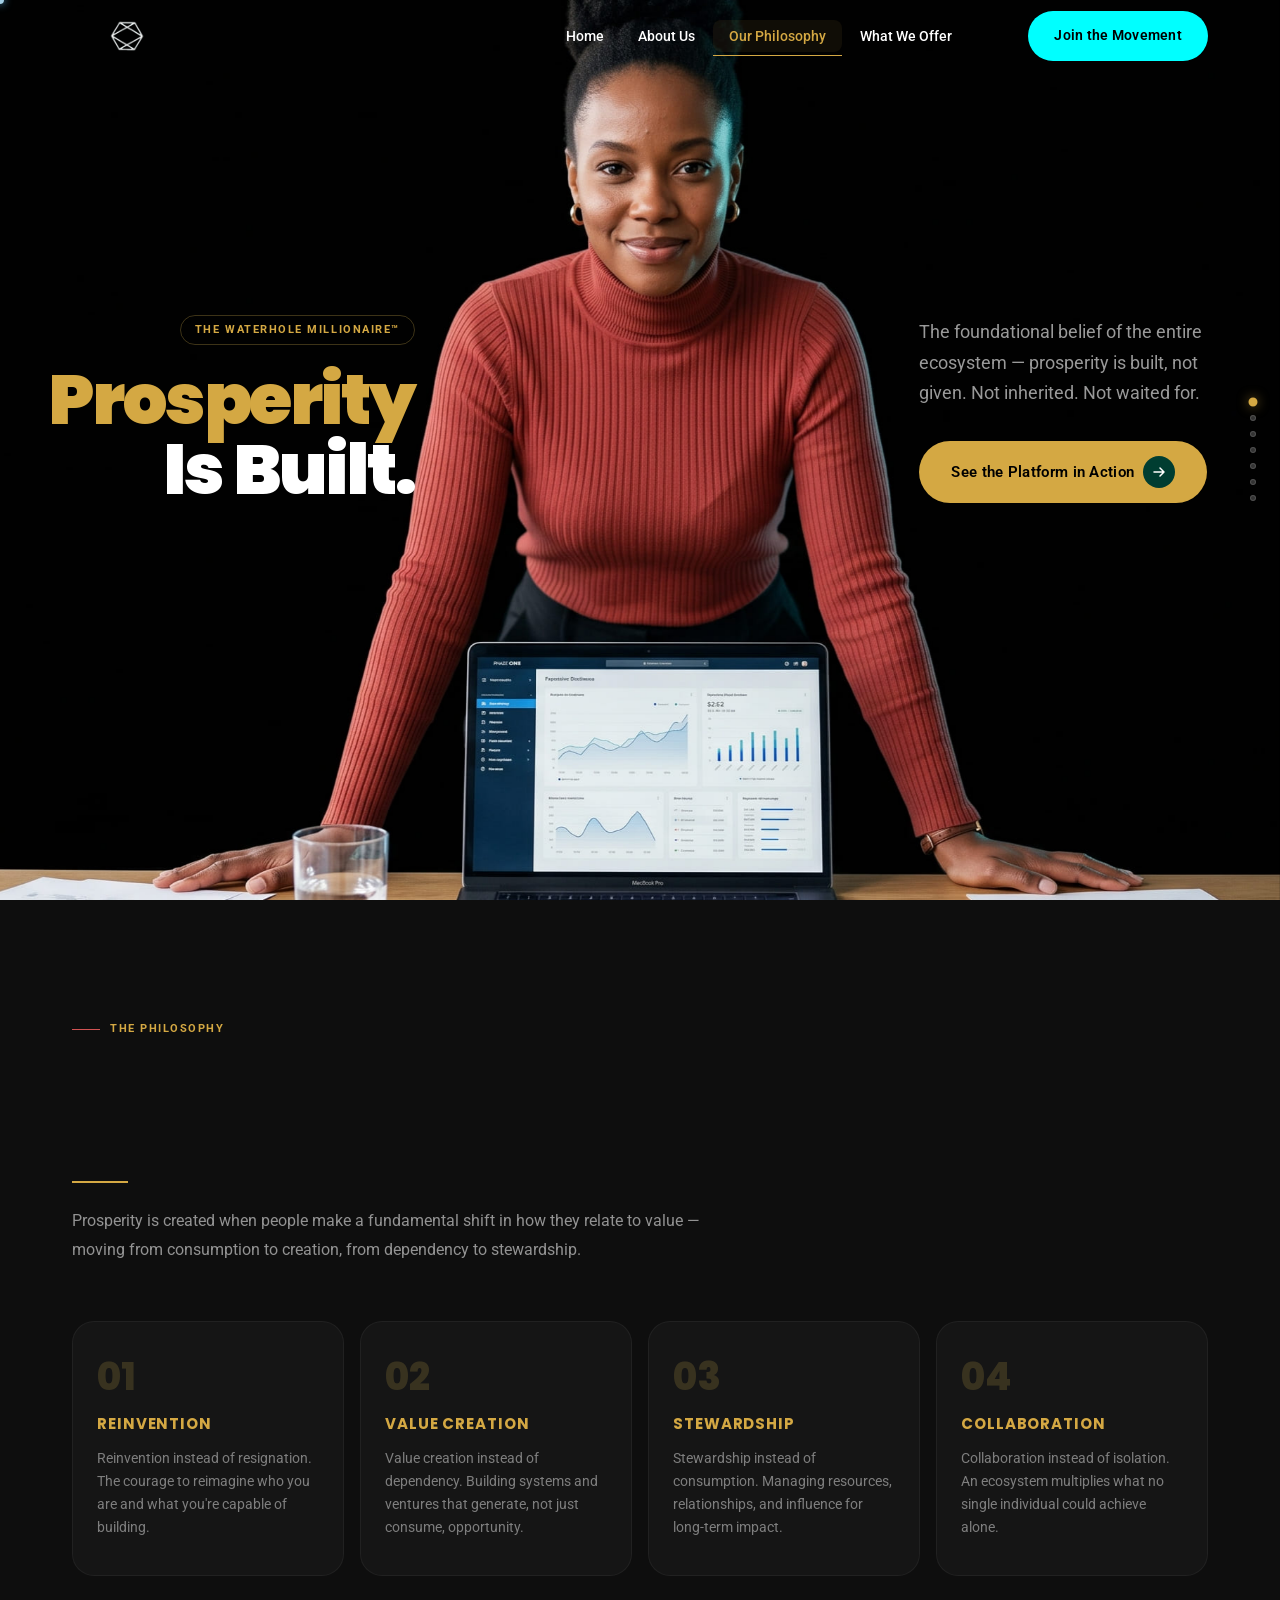
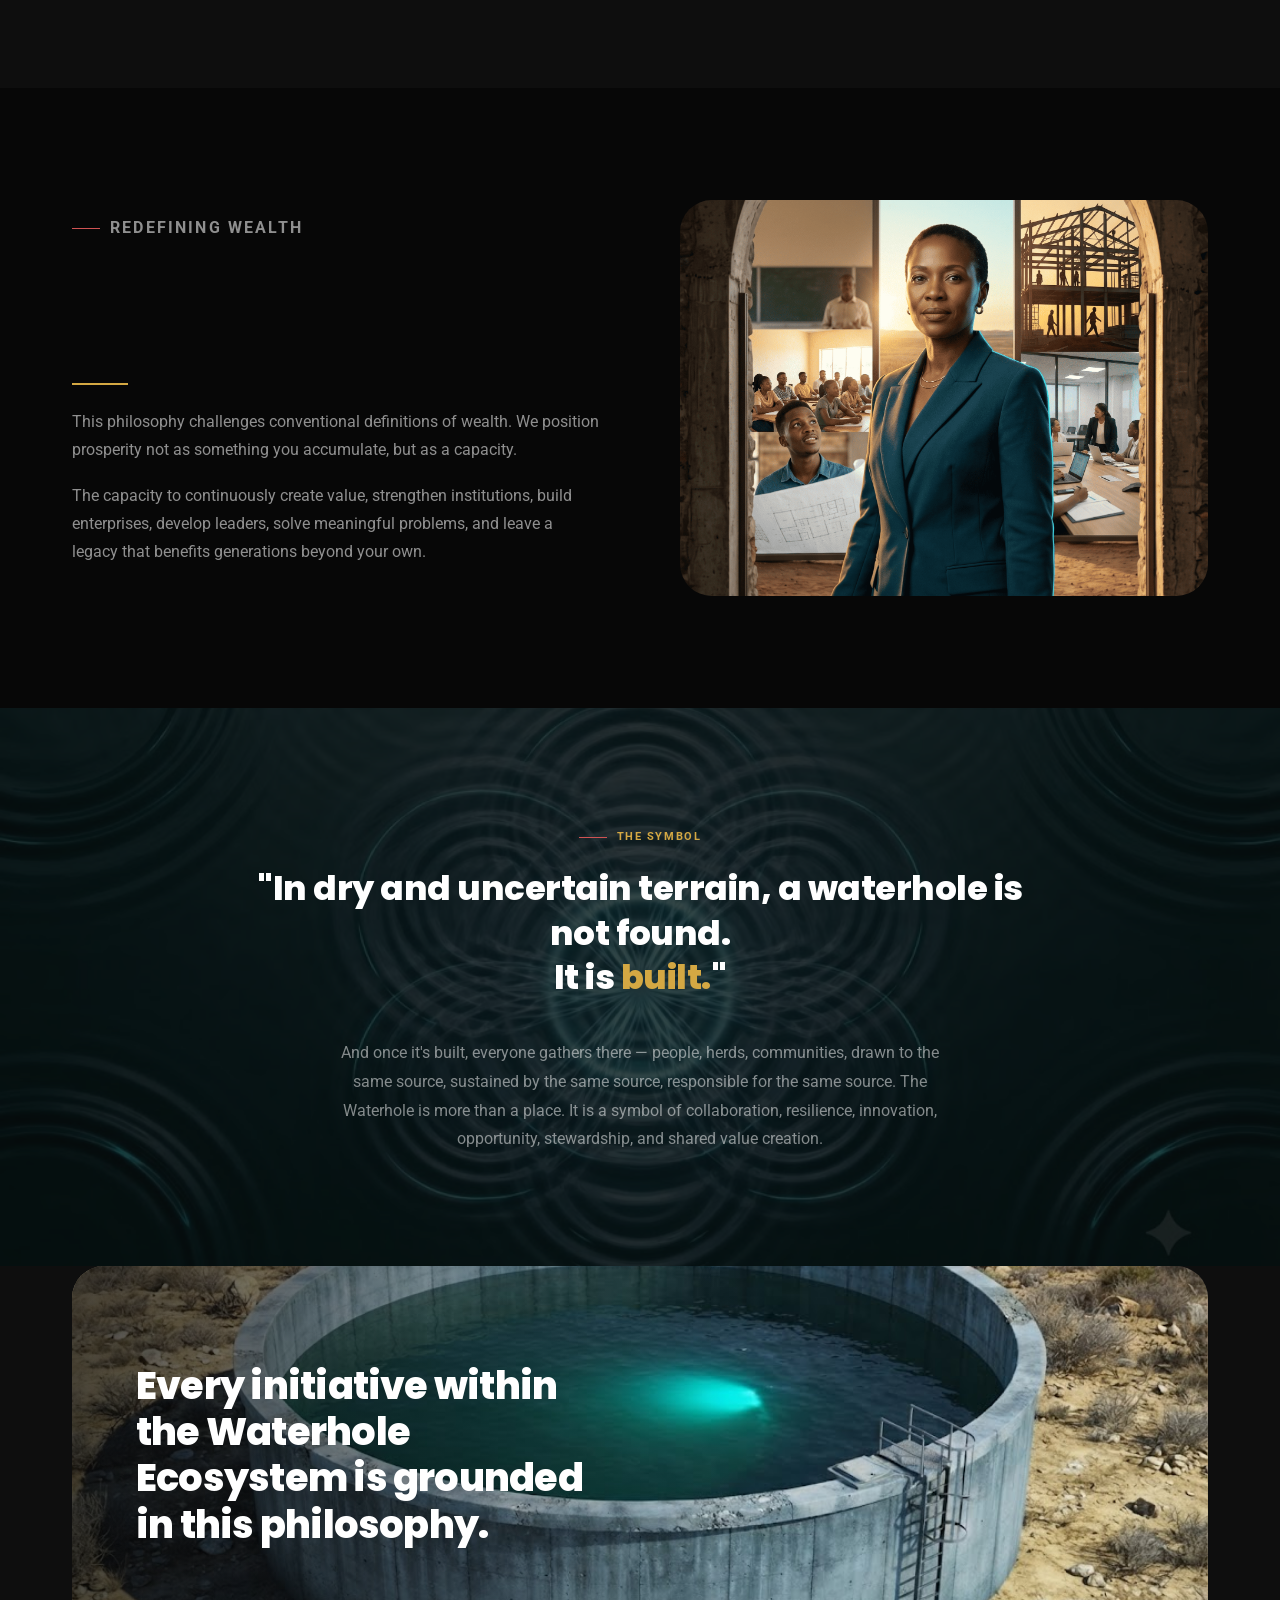
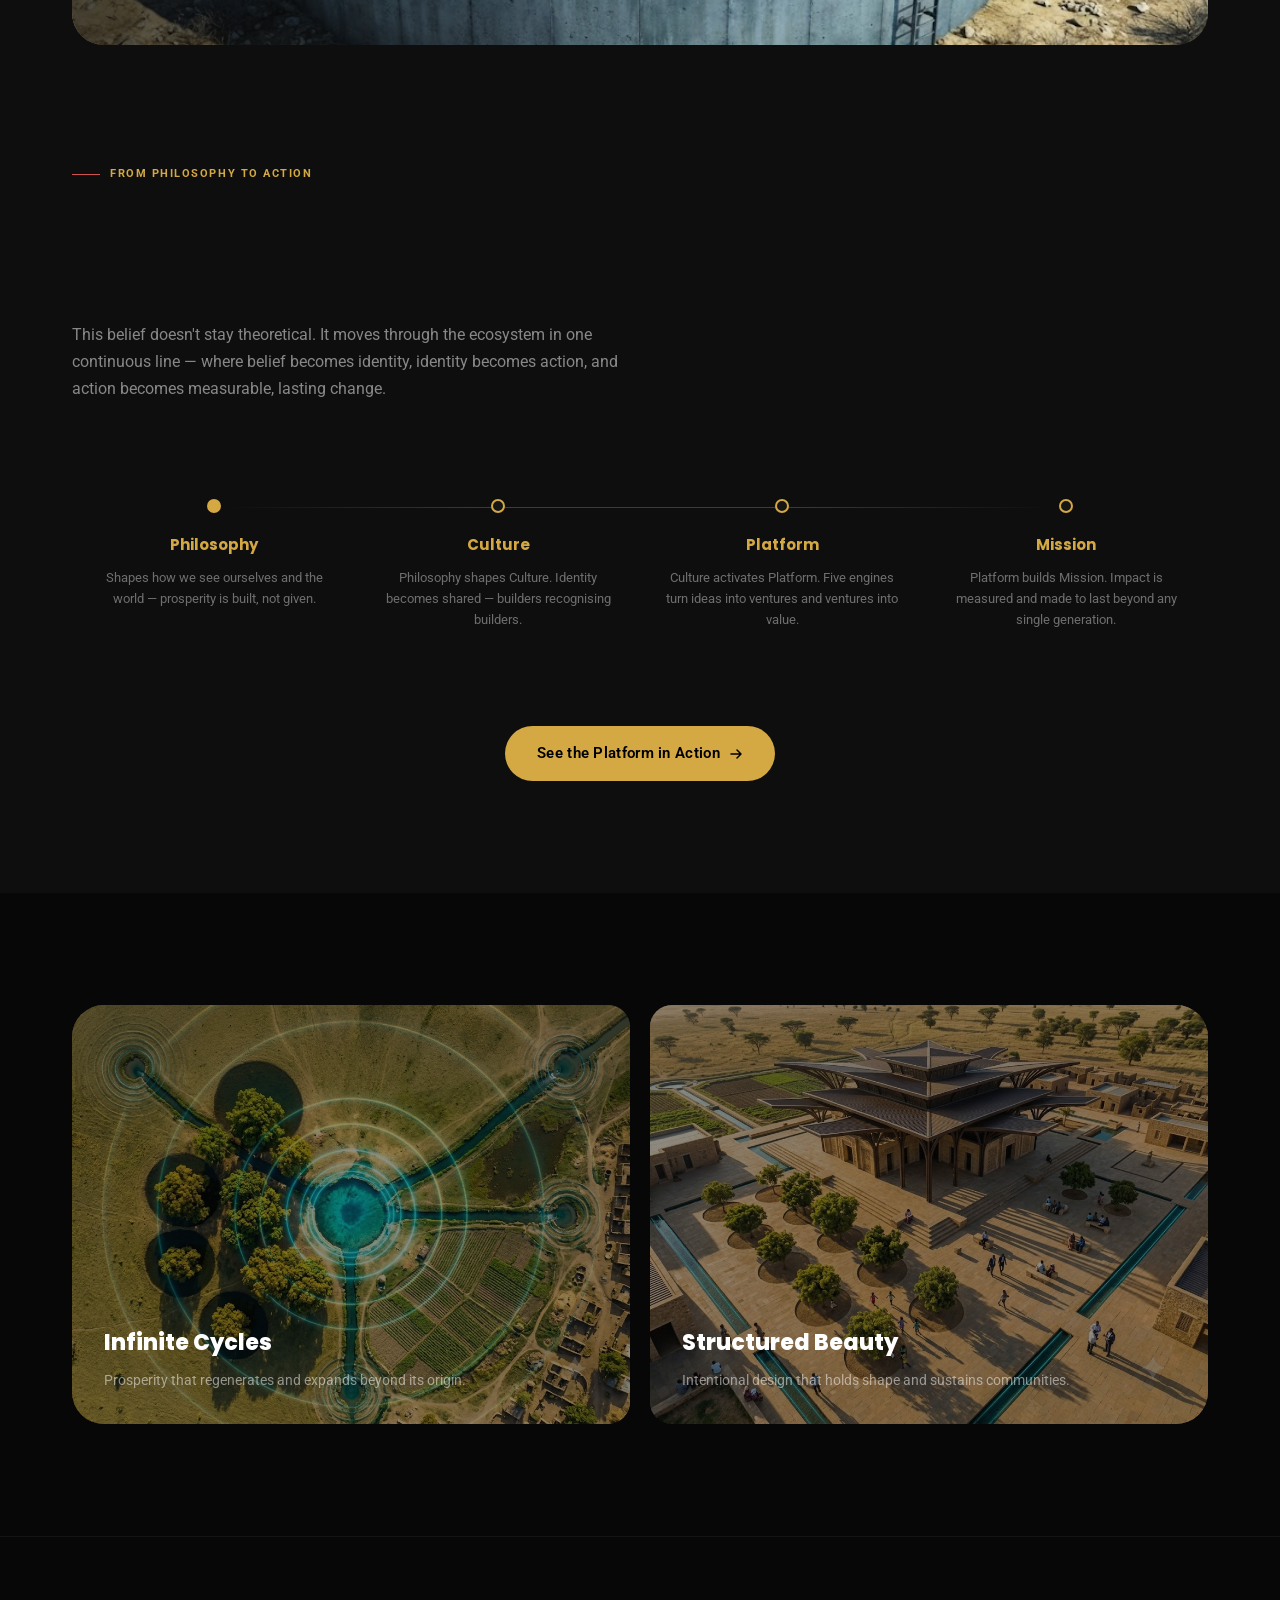
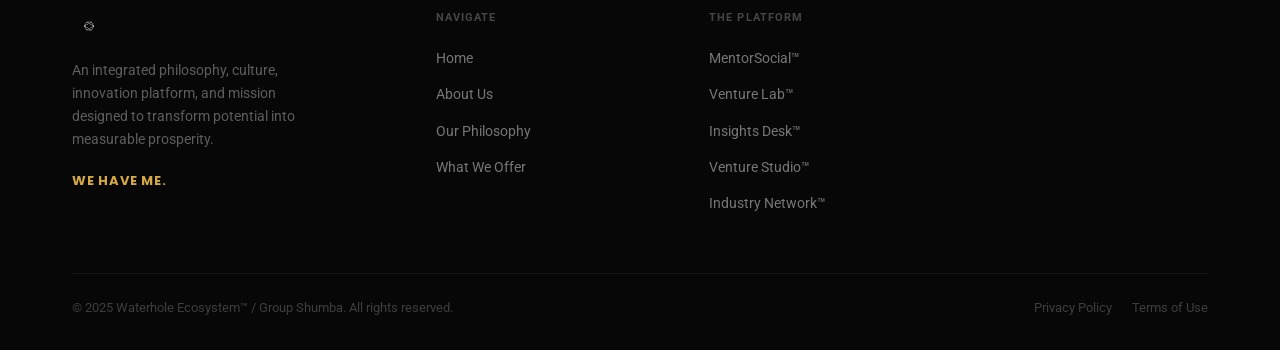
<file: philosophy.html>
<!DOCTYPE html>
<html lang="en">
<head>
  <meta charset="UTF-8" />
  <meta name="viewport" content="width=device-width, initial-scale=1.0" />
  <title>Our Philosophy — Waterhole Ecosystem™</title>
  <link rel="preconnect" href="https://fonts.googleapis.com" />
  <link rel="preconnect" href="https://fonts.gstatic.com" crossorigin />
  <link href="https://fonts.googleapis.com/css2?family=Poppins:wght@600;700;800;900&family=Roboto:wght@300;400;500;700&display=swap" rel="stylesheet" />
  <link rel="stylesheet" href="style.css" />
</head>
<body>

  <!-- NAV -->
  <header class="nav" id="nav">
    <div class="nav-inner">
      <a href="index.html" class="nav-logo" aria-label="Waterhole Ecosystem home">
        <img src="assets/new-logo.png" alt="Group Shumba — Waterhole Ecosystem" />
      </a>
      <ul class="nav-links" role="list">
        <li><a href="index.html">Home</a></li>
        <li><a href="about.html">About Us</a></li>
        <li><a href="philosophy.html" class="active">Our Philosophy</a></li>
        <li><a href="what-we-offer.html">What We Offer</a></li>
      </ul>
      <a href="contact.html" class="btn btn-gold nav-cta">Join the Movement</a>
      <button class="nav-hamburger" aria-label="Open menu" aria-expanded="false">
        <span></span><span></span><span></span>
      </button>
    </div>
    <nav class="mobile-menu" aria-hidden="true">
      <a href="index.html">Home</a>
      <a href="about.html">About Us</a>
      <a href="philosophy.html" class="active">Our Philosophy</a>
      <a href="what-we-offer.html">What We Offer</a>
      <a href="contact.html" class="btn btn-gold">Join the Movement</a>
    </nav>
  </header>

  <main>

    <!-- PAGE HERO -->
    <section class="phil-hero" aria-label="Our Philosophy">
      <div class="phil-hero-bg" style="background-image: url('assets/asset-10.jpeg');" aria-hidden="true"></div>
      <div class="phil-hero-overlay" aria-hidden="true"></div>

      <!-- Left: tag + heading -->
      <div class="phil-hero-left">
        <span class="page-hero-tag">The Waterhole Millionaire™</span>
        <h1><em>Prosperity</em><br />Is Built.</h1>
      </div>

      <!-- Center gap — lady in background shows through -->
      <div class="phil-hero-center" aria-hidden="true"></div>

      <!-- Right: lead + CTA -->
      <div class="phil-hero-right">
        <p class="lead">The foundational belief of the entire ecosystem — prosperity is built, not given. Not inherited. Not waited for.</p>
        <a href="what-we-offer.html" class="btn btn-gold btn-lg">See the Platform in Action
          <span class="arrow-icon" aria-hidden="true">
            <svg width="14" height="14" viewBox="0 0 14 14" fill="none"><path d="M2 7h10M8 3l4 4-4 4" stroke="currentColor" stroke-width="1.5" stroke-linecap="round" stroke-linejoin="round"/></svg>
          </span>
        </a>
      </div>
    </section>

    <!-- HOW PROSPERITY IS CREATED -->
    <section class="section-pad section-dark">
      <div class="container">
        <div class="fade-in" style="max-width: 680px; margin-bottom: 56px;">
          <p class="eyebrow">The Philosophy</p>
          <h2 class="section-title">How Prosperity<br />Is <em>Created</em></h2>
          <div class="divider"></div>
          <p style="font-size: 16px; line-height: 1.8; color: rgba(255,255,255,0.55); margin-top: 24px;">Prosperity is created when people make a fundamental shift in how they relate to value — moving from consumption to creation, from dependency to stewardship.</p>
        </div>
        <div class="philosophy-pillars fade-in">
          <div class="pillar-card">
            <div class="pillar-num">01</div>
            <h3>Reinvention</h3>
            <p>Reinvention instead of resignation. The courage to reimagine who you are and what you're capable of building.</p>
          </div>
          <div class="pillar-card">
            <div class="pillar-num">02</div>
            <h3>Value Creation</h3>
            <p>Value creation instead of dependency. Building systems and ventures that generate, not just consume, opportunity.</p>
          </div>
          <div class="pillar-card">
            <div class="pillar-num">03</div>
            <h3>Stewardship</h3>
            <p>Stewardship instead of consumption. Managing resources, relationships, and influence for long-term impact.</p>
          </div>
          <div class="pillar-card">
            <div class="pillar-num">04</div>
            <h3>Collaboration</h3>
            <p>Collaboration instead of isolation. An ecosystem multiplies what no single individual could achieve alone.</p>
          </div>
        </div>
      </div>
    </section>

    <!-- REDEFINING WEALTH -->
    <section class="section-pad section-darker">
      <div class="container">
        <div class="philosophy-wealth">
          <div class="philosophy-wealth-text fade-in">
            <p class="eyebrow">Redefining Wealth</p>
            <h2 class="section-title">Prosperity as a<br /><em>Capacity</em></h2>
            <div class="divider"></div>
            <p>This philosophy challenges conventional definitions of wealth. We position prosperity not as something you accumulate, but as a capacity.</p>
            <p>The capacity to continuously create value, strengthen institutions, build enterprises, develop leaders, solve meaningful problems, and leave a legacy that benefits generations beyond your own.</p>
          </div>
          <div class="philosophy-wealth-img fade-in">
            <img src="assets/asset-11.png" alt="Redefining wealth — prosperity as capacity" loading="lazy" />
          </div>
        </div>
      </div>
    </section>

    <!-- WHAT THE WATERHOLE SYMBOLIZES -->
    <section class="waterhole-symbol">
      <div class="symbol-bg" style="background-image: url('assets/image-4.jpg');" aria-hidden="true"></div>
      <div class="container">
        <div class="fade-in">
          <p class="eyebrow" style="justify-content: center;">The Symbol</p>
          <p class="symbol-quote">
            "In dry and uncertain terrain, a waterhole is not found.<br />
            It is <em>built.</em>"
          </p>
          <p class="symbol-body">And once it's built, everyone gathers there — people, herds, communities, drawn to the same source, sustained by the same source, responsible for the same source. The Waterhole is more than a place. It is a symbol of collaboration, resilience, innovation, opportunity, stewardship, and shared value creation.</p>
        </div>
      </div>
    </section>

    <!-- HERO IMAGE — THE CISTERN -->
    <section class="cistern-section" style="background: var(--dark-2);">
      <div style="max-width: 1200px; margin: 0 auto; padding: 0 32px;">
        <div class="cistern-frame" style="border-radius: var(--radius-xl); overflow: hidden; aspect-ratio: 21/7; margin: 0; position: relative;">
          <img src="assets/image-1.jpg" alt="The Waterhole — a cistern built in the desert" loading="lazy"
               style="width: 100%; height: 100%; object-fit: cover; display: block;" />
          <div class="cistern-overlay" style="position: absolute; inset: 0; background: linear-gradient(90deg, rgba(8,8,8,0.7) 0%, transparent 60%); display: flex; align-items: center; padding: 0 64px;">
            <blockquote class="cistern-quote" style="font-family: var(--font-h); font-size: clamp(22px, 3vw, 40px); font-weight: 800; color: var(--white); max-width: 480px; line-height: 1.2; letter-spacing: -0.02em;">
              Every initiative within the Waterhole Ecosystem is grounded in this philosophy.
            </blockquote>
          </div>
        </div>
      </div>
    </section>

    <!-- FROM PHILOSOPHY TO ACTION -->
    <section class="section-pad section-dark">
      <div class="container">
        <div class="fade-in" style="max-width: 580px; margin-bottom: 64px;">
          <p class="eyebrow">From Philosophy to Action</p>
          <h2 class="section-title">One <em>Continuous</em><br />Prosperity Cycle</h2>
          <p style="margin-top: 20px; font-size: 15.5px; line-height: 1.75; color: rgba(255,255,255,0.5);">This belief doesn't stay theoretical. It moves through the ecosystem in one continuous line — where belief becomes identity, identity becomes action, and action becomes measurable, lasting change.</p>
        </div>
        <div class="prosperity-cycle fade-in">
          <div class="cycle-step">
            <div class="cycle-dot active"></div>
            <h4>Philosophy</h4>
            <p>Shapes how we see ourselves and the world — prosperity is built, not given.</p>
          </div>
          <div class="cycle-step">
            <div class="cycle-dot"></div>
            <h4>Culture</h4>
            <p>Philosophy shapes Culture. Identity becomes shared — builders recognising builders.</p>
          </div>
          <div class="cycle-step">
            <div class="cycle-dot"></div>
            <h4>Platform</h4>
            <p>Culture activates Platform. Five engines turn ideas into ventures and ventures into value.</p>
          </div>
          <div class="cycle-step">
            <div class="cycle-dot"></div>
            <h4>Mission</h4>
            <p>Platform builds Mission. Impact is measured and made to last beyond any single generation.</p>
          </div>
        </div>
        <div style="margin-top: 64px; text-align: center;" class="fade-in">
          <a href="what-we-offer.html" class="btn btn-gold btn-lg">
            See the Platform in Action
            <svg width="14" height="14" viewBox="0 0 14 14" fill="none" aria-hidden="true"><path d="M2 7h10M8 3l4 4-4 4" stroke="currentColor" stroke-width="1.5" stroke-linecap="round" stroke-linejoin="round"/></svg>
          </a>
        </div>
      </div>
    </section>

    <!-- WATER IMAGERY SPLIT -->
    <section class="section-pad section-darker">
      <div class="container">
        <div class="philosophy-split-grid">
          <div style="position: relative; aspect-ratio: 4/3; overflow: hidden; border-radius: var(--radius-lg);">
            <img src="assets/asset-12.jpeg" alt="Infinite Cycles" loading="lazy" style="width: 100%; height: 100%; object-fit: cover;" />
            <div style="position: absolute; inset: 0; background: rgba(8,8,8,0.45); display: flex; flex-direction: column; justify-content: flex-end; padding: 32px;">
              <h3 style="font-family: var(--font-h); font-size: 22px; font-weight: 800; color: var(--white); margin-bottom: 8px;">Infinite Cycles</h3>
              <p style="font-size: 13.5px; color: rgba(255,255,255,0.5);">Prosperity that regenerates and expands beyond its origin.</p>
            </div>
          </div>
          <div style="position: relative; aspect-ratio: 4/3; overflow: hidden; border-radius: var(--radius-lg);">
            <img src="assets/asset-13.jpg" alt="Structured Beauty" loading="lazy" style="width: 100%; height: 100%; object-fit: cover;" />
            <div style="position: absolute; inset: 0; background: rgba(8,8,8,0.45); display: flex; flex-direction: column; justify-content: flex-end; padding: 32px;">
              <h3 style="font-family: var(--font-h); font-size: 22px; font-weight: 800; color: var(--white); margin-bottom: 8px;">Structured Beauty</h3>
              <p style="font-size: 13.5px; color: rgba(255,255,255,0.5);">Intentional design that holds shape and sustains communities.</p>
            </div>
          </div>
        </div>
      </div>
    </section>

  </main>

  <!-- FOOTER -->
  <footer class="footer">
    <div class="container">
      <div class="footer-grid">
        <div class="footer-brand">
          <img src="assets/new-logo.png" alt="Group Shumba" />
          <p>An integrated philosophy, culture, innovation platform, and mission designed to transform potential into measurable prosperity.</p>
          <div class="footer-covenant">WE HAVE ME.</div>
        </div>
        <div class="footer-col">
          <h4>Navigate</h4>
          <ul role="list">
            <li><a href="index.html">Home</a></li>
            <li><a href="about.html">About Us</a></li>
            <li><a href="philosophy.html">Our Philosophy</a></li>
            <li><a href="what-we-offer.html">What We Offer</a></li>
          </ul>
        </div>
        <div class="footer-col">
          <h4>The Platform</h4>
          <ul role="list">
            <li><a href="what-we-offer.html">MentorSocial™</a></li>
            <li><a href="what-we-offer.html">Venture Lab™</a></li>
            <li><a href="what-we-offer.html">Insights Desk™</a></li>
            <li><a href="what-we-offer.html">Venture Studio™</a></li>
            <li><a href="what-we-offer.html">Industry Network™</a></li>
          </ul>
        </div>
        <div class="footer-col">
          <h4>Connect</h4>
          <ul role="list">
            <li><a href="#">Instagram</a></li>
            <li><a href="#">LinkedIn</a></li>
            <li><a href="#">X / Twitter</a></li>
            <li><a href="#">YouTube</a></li>
            <li><a href="contact.html">hello@waterhole.eco</a></li>
          </ul>
        </div>
      </div>
      <div class="footer-bottom">
        <span>© 2025 Waterhole Ecosystem™ / Group Shumba. All rights reserved.</span>
        <div class="footer-legal">
          <a href="#">Privacy Policy</a>
          <a href="#">Terms of Use</a>
        </div>
      </div>
    </div>
  </footer>

  <script src="script.js"></script>
</body>
</html>
</file>
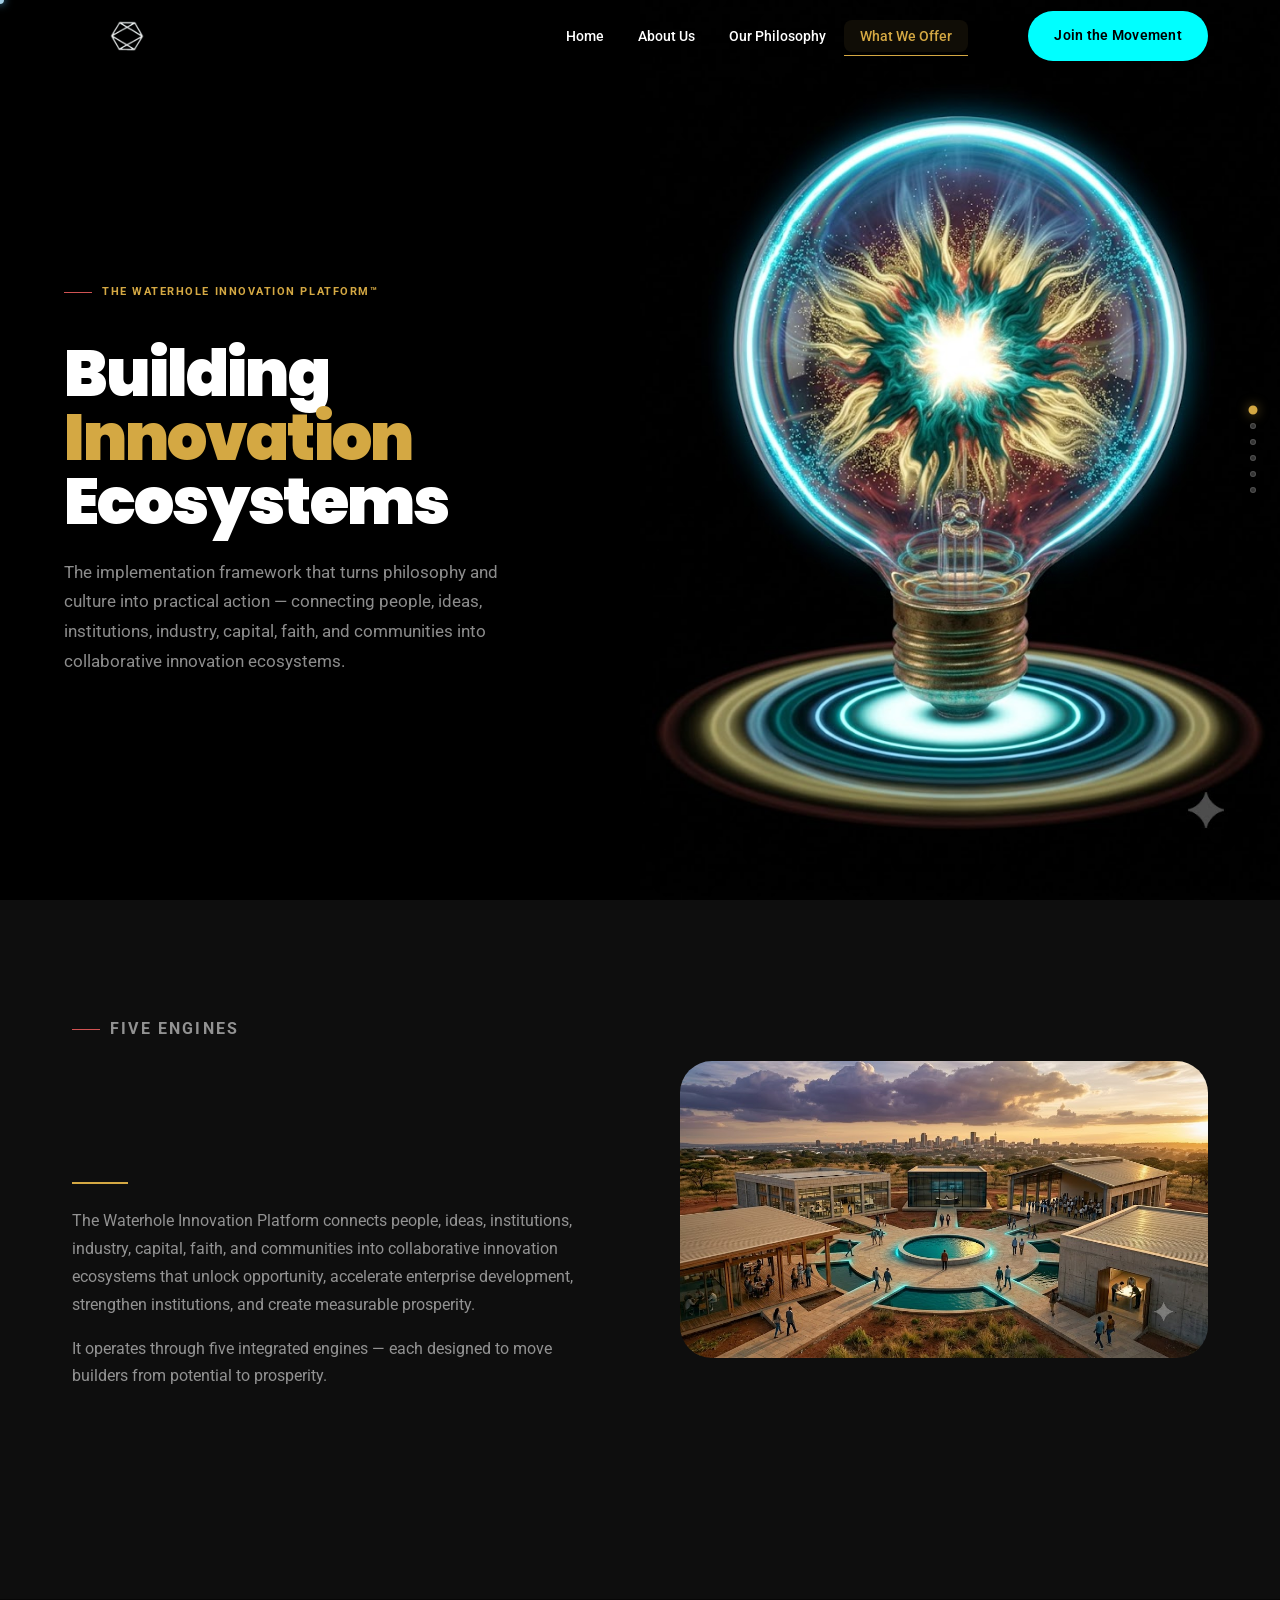
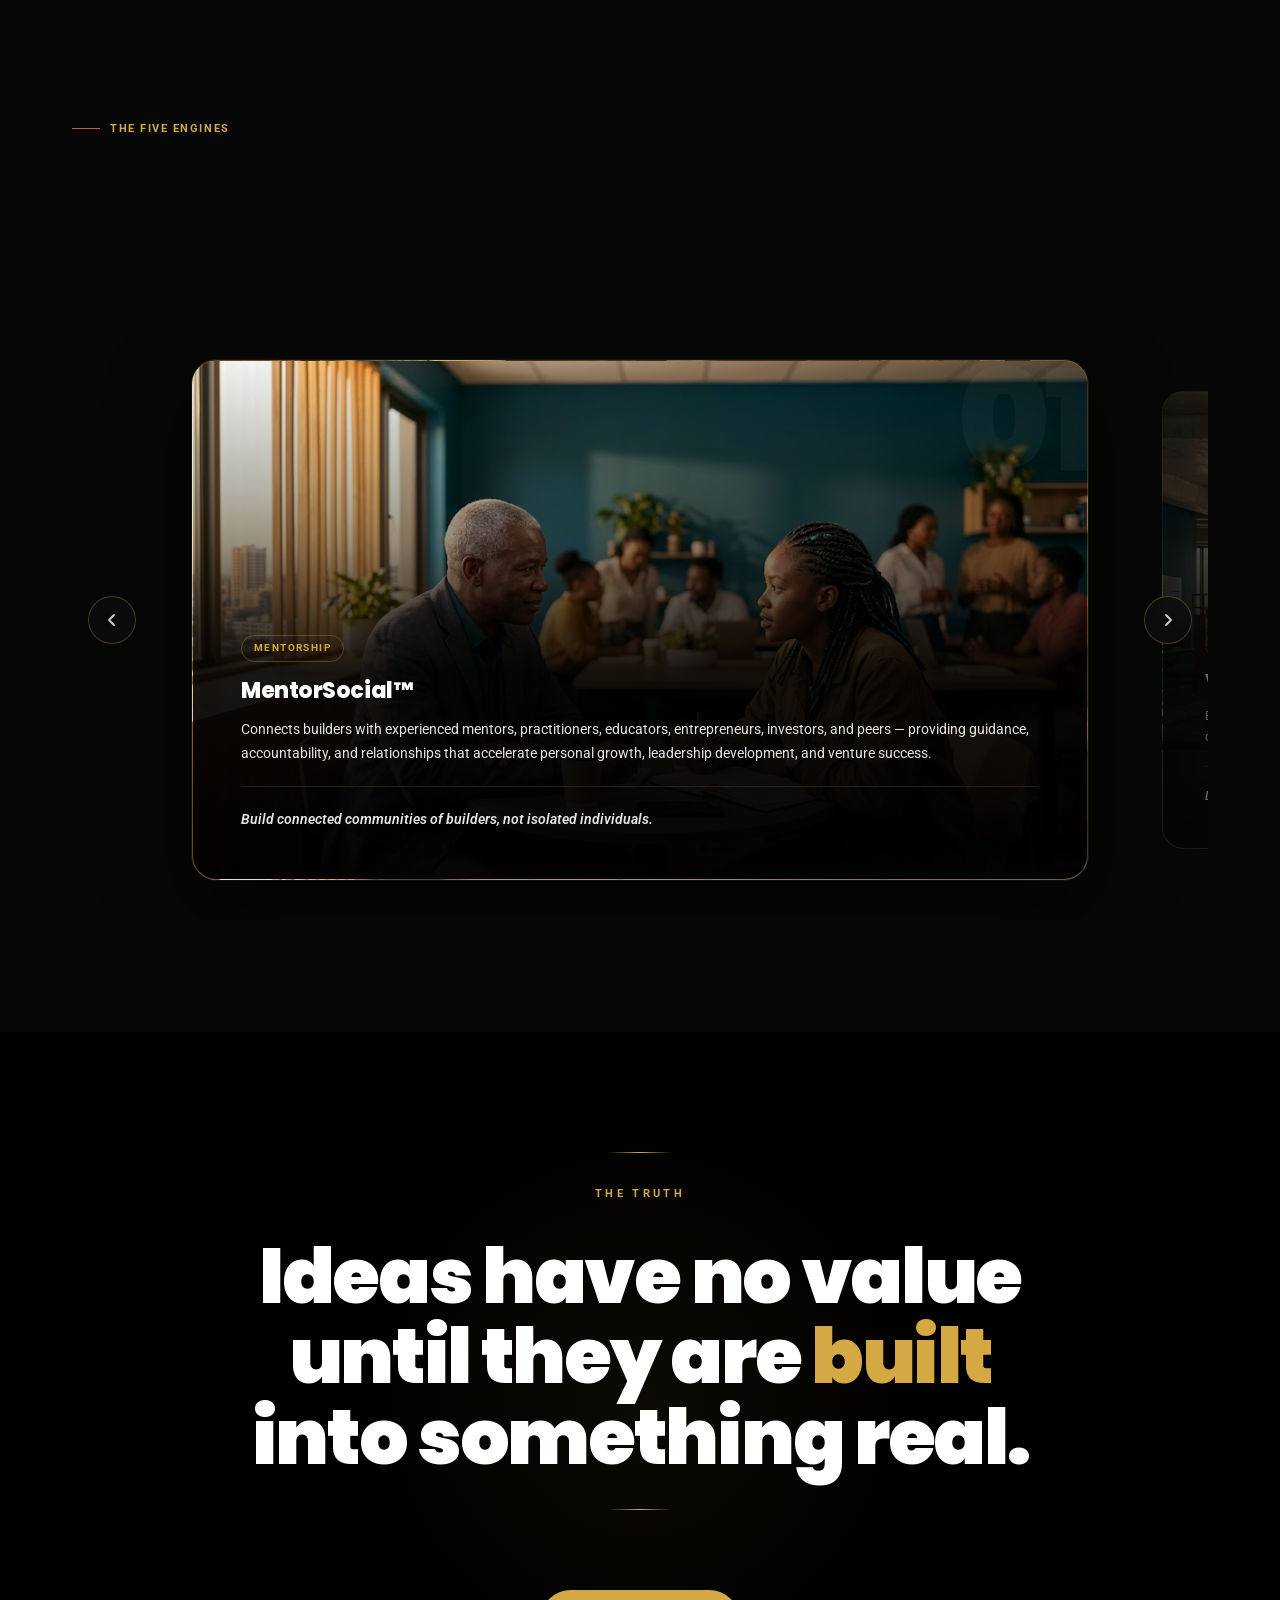
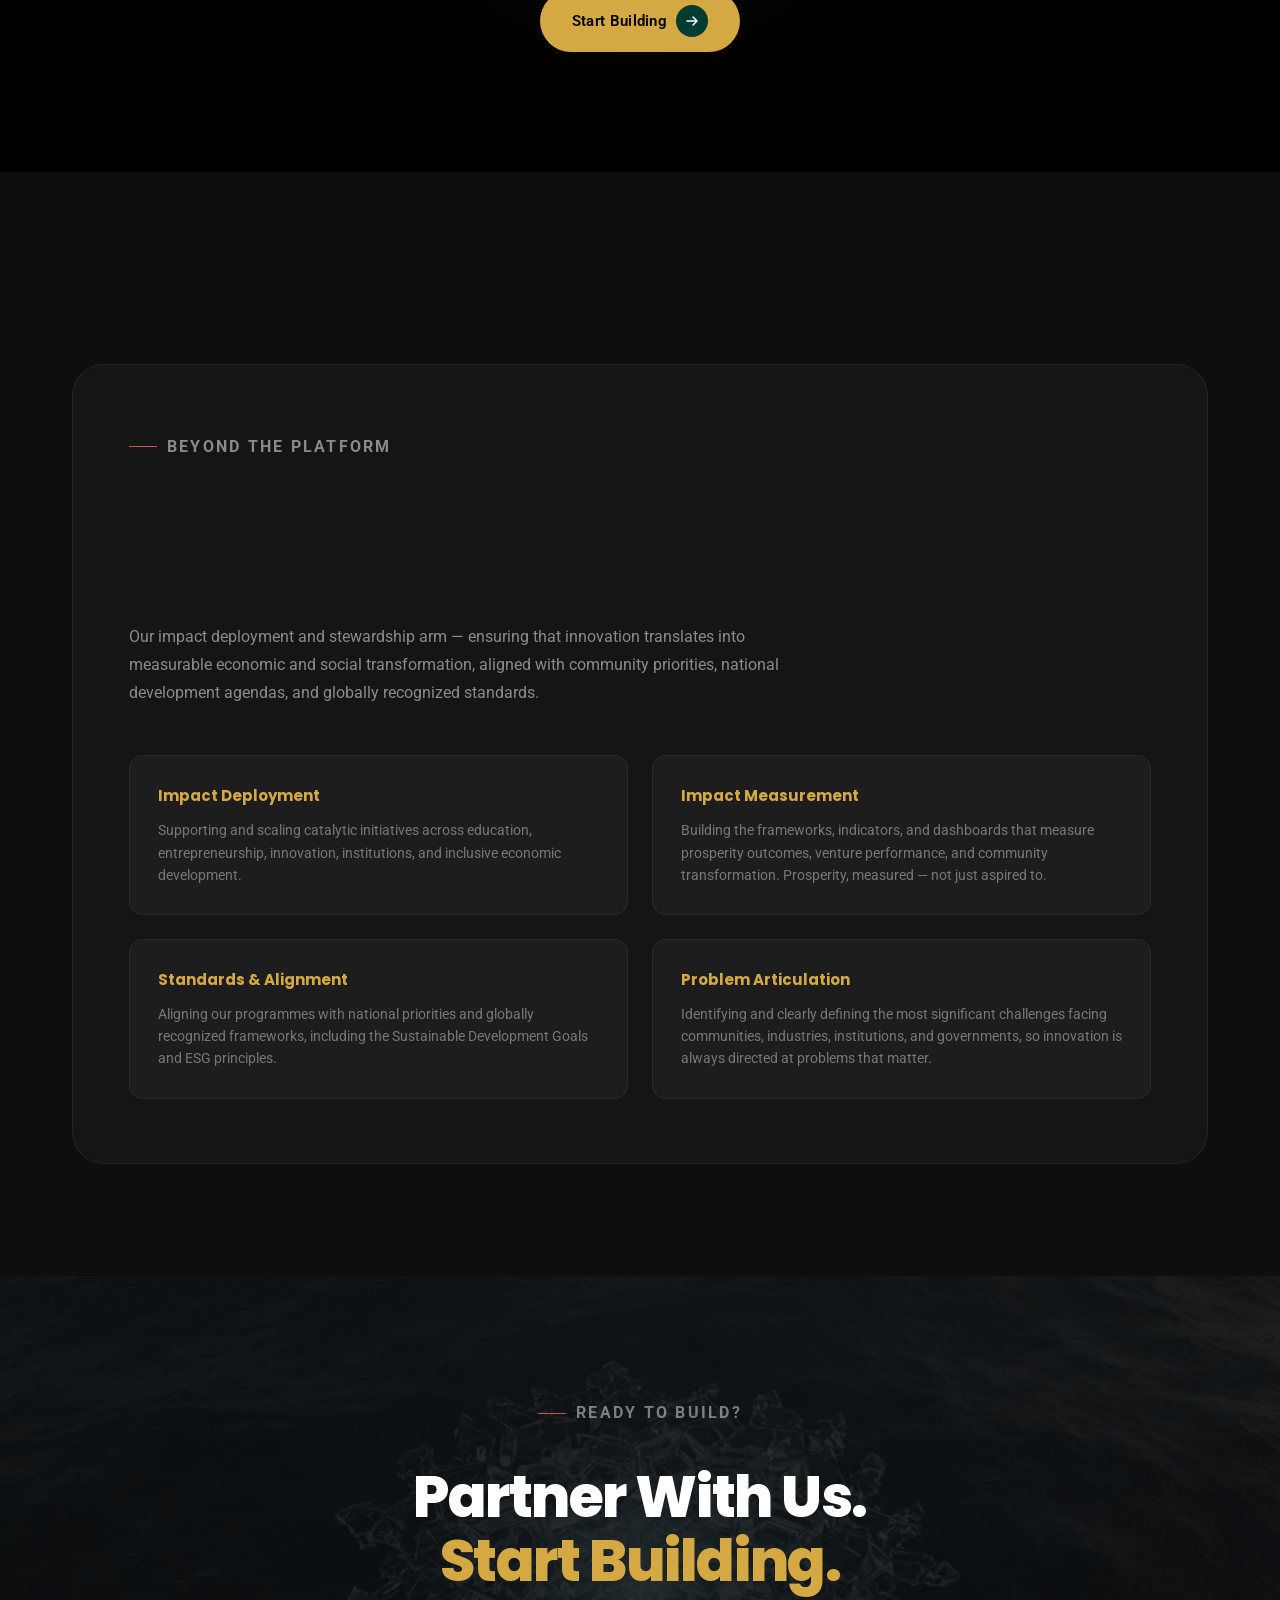
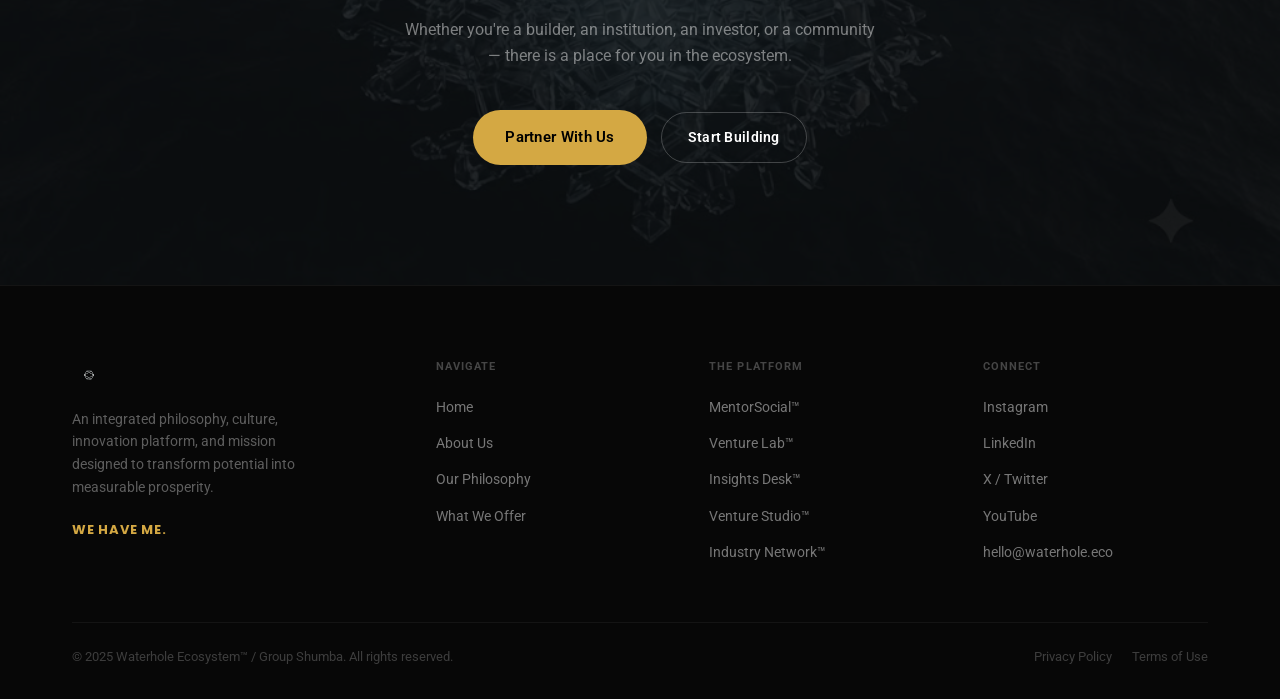
<file: what-we-offer.html>
<!DOCTYPE html>
<html lang="en">
<head>
  <meta charset="UTF-8" />
  <meta name="viewport" content="width=device-width, initial-scale=1.0" />
  <title>What We Offer — Waterhole Ecosystem™</title>
  <link rel="preconnect" href="https://fonts.googleapis.com" />
  <link rel="preconnect" href="https://fonts.gstatic.com" crossorigin />
  <link href="https://fonts.googleapis.com/css2?family=Poppins:wght@600;700;800;900&family=Roboto:wght@300;400;500;700&display=swap" rel="stylesheet" />
  <link rel="stylesheet" href="style.css" />
</head>
<body>

  <!-- NAV -->
  <header class="nav" id="nav">
    <div class="nav-inner">
      <a href="index.html" class="nav-logo" aria-label="Waterhole Ecosystem home">
        <img src="assets/new-logo.png" alt="Group Shumba — Waterhole Ecosystem" />
      </a>
      <ul class="nav-links" role="list">
        <li><a href="index.html">Home</a></li>
        <li><a href="about.html">About Us</a></li>
        <li><a href="philosophy.html">Our Philosophy</a></li>
        <li><a href="what-we-offer.html" class="active">What We Offer</a></li>
      </ul>
      <a href="contact.html" class="btn btn-gold nav-cta">Join the Movement</a>
      <button class="nav-hamburger" aria-label="Open menu" aria-expanded="false">
        <span></span><span></span><span></span>
      </button>
    </div>
    <nav class="mobile-menu" aria-hidden="true">
      <a href="index.html">Home</a>
      <a href="about.html">About Us</a>
      <a href="philosophy.html">Our Philosophy</a>
      <a href="what-we-offer.html" class="active">What We Offer</a>
      <a href="contact.html" class="btn btn-gold">Join the Movement</a>
    </nav>
  </header>

  <main>

    <!-- PAGE HERO -->
    <section class="offer-hero" aria-label="What We Offer">
      <!-- Left: all black with text -->
      <div class="offer-hero-text">
        <p class="eyebrow">The Waterhole Innovation Platform™</p>
        <h1>Building<br /><em>Innovation</em><br />Ecosystems</h1>
        <p class="lead">The implementation framework that turns philosophy and culture into practical action — connecting people, ideas, institutions, industry, capital, faith, and communities into collaborative innovation ecosystems.</p>
      </div>
      <!-- Right: image -->
      <div class="offer-hero-img">
        <img src="assets/asset-14.jpg" alt="Waterhole Innovation Platform" />
      </div>
    </section>

    <!-- PLATFORM INTRO -->
    <section class="section-pad section-dark">
      <div class="container">
        <div class="platform-intro">
          <div class="platform-intro-text fade-in">
            <p class="eyebrow">Five Engines</p>
            <h2 class="section-title">One Connected<br /><em>Platform</em></h2>
            <div class="divider"></div>
            <p>The Waterhole Innovation Platform connects people, ideas, institutions, industry, capital, faith, and communities into collaborative innovation ecosystems that unlock opportunity, accelerate enterprise development, strengthen institutions, and create measurable prosperity.</p>
            <p>It operates through five integrated engines — each designed to move builders from potential to prosperity.</p>
          </div>
          <div class="platform-intro-img fade-in">
            <img src="assets/asset-20.jpeg" alt="The connected Waterhole platform" loading="lazy" />
          </div>
        </div>
      </div>
    </section>

    <!-- THE FIVE ENGINES -->
    <section class="section-pad section-darker engines-section">
      <div class="container">
        <div class="fade-in" style="max-width: 560px; margin-bottom: 64px;">
          <p class="eyebrow">The Five Engines</p>
          <h2 class="section-title">Built to <em>Move</em><br />You Forward</h2>
        </div>

        <div class="engines-carousel fade-in">
          <button class="engines-arrow engines-arrow--prev" aria-label="Previous engine">
            <svg width="18" height="18" viewBox="0 0 18 18" fill="none"><path d="M11 4L6 9l5 5" stroke="currentColor" stroke-width="1.8" stroke-linecap="round" stroke-linejoin="round"/></svg>
          </button>
          <button class="engines-arrow engines-arrow--next" aria-label="Next engine">
            <svg width="18" height="18" viewBox="0 0 18 18" fill="none"><path d="M7 4l5 5-5 5" stroke="currentColor" stroke-width="1.8" stroke-linecap="round" stroke-linejoin="round"/></svg>
          </button>
        <div class="engines-scroll-track">

          <div class="engine-card" style="background-image: url('assets/asset-15.jpeg');">
            <div class="engine-card-overlay"></div>
            <div class="engine-card-watermark">01</div>
            <div class="engine-card-content">
              <span class="engine-card-tag">Mentorship</span>
              <h3>MentorSocial™</h3>
              <p>Connects builders with experienced mentors, practitioners, educators, entrepreneurs, investors, and peers — providing guidance, accountability, and relationships that accelerate personal growth, leadership development, and venture success.</p>
              <p class="engine-card-purpose">Build connected communities of builders, not isolated individuals.</p>
            </div>
          </div>

          <div class="engine-card" style="background-image: url('assets/asset-16.jpg');">
            <div class="engine-card-overlay"></div>
            <div class="engine-card-watermark">02</div>
            <div class="engine-card-content">
              <span class="engine-card-tag">Competency</span>
              <h3>Venture Lab™</h3>
              <p>Equips students, entrepreneurs, institutions, and communities with entrepreneurial, leadership, innovation, and venture-building competencies through practical learning, experimentation, and real-world implementation.</p>
              <p class="engine-card-purpose">Learning into capability. Capability into action.</p>
            </div>
          </div>

          <div class="engine-card" style="background-image: url('assets/asset-17.jpeg');">
            <div class="engine-card-overlay"></div>
            <div class="engine-card-watermark">03</div>
            <div class="engine-card-content">
              <span class="engine-card-tag">Opportunity</span>
              <h3>Insights Desk™</h3>
              <p>Identifies emerging industries, market opportunities, technological shifts, policy developments, and investment trends — so individuals and institutions can anticipate change and make informed strategic decisions.</p>
              <p class="engine-card-purpose">Opportunity-led, not problem-constrained.</p>
            </div>
          </div>

          <div class="engine-card" style="background-image: url('assets/asset-18.jpg');">
            <div class="engine-card-overlay"></div>
            <div class="engine-card-watermark">04</div>
            <div class="engine-card-content">
              <span class="engine-card-tag">Ventures</span>
              <h3>Venture Studio™</h3>
              <p>Transforms ideas into scalable enterprises through venture design, validation, incubation, commercialization, investment readiness, and ecosystem partnerships that create measurable prosperity.</p>
              <p class="engine-card-purpose">Build enterprises that solve meaningful problems.</p>
            </div>
          </div>

          <div class="engine-card" style="background-image: url('assets/asset-19.jpg');">
            <div class="engine-card-overlay"></div>
            <div class="engine-card-watermark">05</div>
            <div class="engine-card-content">
              <span class="engine-card-tag">Networks</span>
              <h3>Industry Network™</h3>
              <p>Connects entrepreneurs, corporations, universities, governments, investors, faith organizations, and communities into strategic partnerships that accelerate innovation, market access, capital mobilization, and knowledge exchange.</p>
              <p class="engine-card-purpose">Isolated initiatives into connected ecosystems.</p>
            </div>
          </div>

        </div><!-- /engines-scroll-track -->
        </div><!-- /engines-carousel -->
      </div>
    </section>

    <!-- STATEMENT SECTION -->
    <section class="statement-section">
      <div class="statement-inner fade-in">
        <div class="statement-accent" aria-hidden="true"></div>
        <p class="statement-label">The Truth</p>
        <blockquote class="statement-quote">
          Ideas have no value<br />until they are <em>built</em><br />into something real.
        </blockquote>
        <div class="statement-accent" aria-hidden="true"></div>
        <a href="contact.html" class="btn btn-gold btn-lg" style="margin-top: 48px;">
          Start Building
          <span class="arrow-icon" aria-hidden="true">
            <svg width="14" height="14" viewBox="0 0 14 14" fill="none"><path d="M2 7h10M8 3l4 4-4 4" stroke="currentColor" stroke-width="1.5" stroke-linecap="round" stroke-linejoin="round"/></svg>
          </span>
        </a>
      </div>
    </section>

    <!-- MISSION WATERHOLE FOUNDATION -->
    <section class="section-pad section-dark">
      <div class="container">
        <div class="foundation-section fade-in">
          <p class="eyebrow">Beyond the Platform</p>
          <h2 class="section-title">Mission Waterhole<br /><em>Foundation™</em></h2>
          <p>Our impact deployment and stewardship arm — ensuring that innovation translates into measurable economic and social transformation, aligned with community priorities, national development agendas, and globally recognized standards.</p>
          <div class="foundation-grid">
            <div class="foundation-card">
              <h4>Impact Deployment</h4>
              <p>Supporting and scaling catalytic initiatives across education, entrepreneurship, innovation, institutions, and inclusive economic development.</p>
            </div>
            <div class="foundation-card">
              <h4>Impact Measurement</h4>
              <p>Building the frameworks, indicators, and dashboards that measure prosperity outcomes, venture performance, and community transformation. Prosperity, measured — not just aspired to.</p>
            </div>
            <div class="foundation-card">
              <h4>Standards &amp; Alignment</h4>
              <p>Aligning our programmes with national priorities and globally recognized frameworks, including the Sustainable Development Goals and ESG principles.</p>
            </div>
            <div class="foundation-card">
              <h4>Problem Articulation</h4>
              <p>Identifying and clearly defining the most significant challenges facing communities, industries, institutions, and governments, so innovation is always directed at problems that matter.</p>
            </div>
          </div>
        </div>
      </div>
    </section>

    <!-- CTA -->
    <section class="closing-cta">
      <div class="closing-cta-bg" style="background-image: url('assets/image-9.jpeg');" aria-hidden="true"></div>
      <div class="container">
        <div class="fade-in">
          <p class="eyebrow" style="justify-content: center;">Ready to Build?</p>
          <h2>Partner With Us.<br /><em>Start Building.</em></h2>
          <p>Whether you're a builder, an institution, an investor, or a community — there is a place for you in the ecosystem.</p>
          <div class="btns">
            <a href="contact.html" class="btn btn-gold btn-lg">Partner With Us</a>
            <a href="contact.html" class="btn btn-outline">Start Building</a>
          </div>
        </div>
      </div>
    </section>

  </main>

  <!-- FOOTER -->
  <footer class="footer">
    <div class="container">
      <div class="footer-grid">
        <div class="footer-brand">
          <img src="assets/new-logo.png" alt="Group Shumba" />
          <p>An integrated philosophy, culture, innovation platform, and mission designed to transform potential into measurable prosperity.</p>
          <div class="footer-covenant">WE HAVE ME.</div>
        </div>
        <div class="footer-col">
          <h4>Navigate</h4>
          <ul role="list">
            <li><a href="index.html">Home</a></li>
            <li><a href="about.html">About Us</a></li>
            <li><a href="philosophy.html">Our Philosophy</a></li>
            <li><a href="what-we-offer.html">What We Offer</a></li>
          </ul>
        </div>
        <div class="footer-col">
          <h4>The Platform</h4>
          <ul role="list">
            <li><a href="what-we-offer.html">MentorSocial™</a></li>
            <li><a href="what-we-offer.html">Venture Lab™</a></li>
            <li><a href="what-we-offer.html">Insights Desk™</a></li>
            <li><a href="what-we-offer.html">Venture Studio™</a></li>
            <li><a href="what-we-offer.html">Industry Network™</a></li>
          </ul>
        </div>
        <div class="footer-col">
          <h4>Connect</h4>
          <ul role="list">
            <li><a href="#">Instagram</a></li>
            <li><a href="#">LinkedIn</a></li>
            <li><a href="#">X / Twitter</a></li>
            <li><a href="#">YouTube</a></li>
            <li><a href="contact.html">hello@waterhole.eco</a></li>
          </ul>
        </div>
      </div>
      <div class="footer-bottom">
        <span>© 2025 Waterhole Ecosystem™ / Group Shumba. All rights reserved.</span>
        <div class="footer-legal">
          <a href="#">Privacy Policy</a>
          <a href="#">Terms of Use</a>
        </div>
      </div>
    </div>
  </footer>

  <script src="script.js"></script>
</body>
</html>
</file>
<file: style.css>
/* ─── Water cursor ─── */
* { cursor: none !important; }
.water-cursor {
  position: fixed;
  top: 0; left: 0;
  width: 8px; height: 8px;
  margin: -4px 0 0 -4px;
  border-radius: 50%;
  background: rgba(180,230,255,0.9);
  box-shadow: 0 0 8px rgba(100,200,255,0.8);
  pointer-events: none;
  z-index: 99999;
  transition: opacity 0.2s;
  will-change: transform;
}
.water-ripple {
  position: fixed;
  top: 0; left: 0;
  width: 0; height: 0;
  margin: 0;
  border-radius: 50%;
  border: 1px solid rgba(140,210,255,0.55);
  pointer-events: none;
  z-index: 99998;
  transform: translate(-50%, -50%);
  animation: waterRipple 0.9s cubic-bezier(0.2, 0.6, 0.4, 1) forwards;
}
@keyframes waterRipple {
  0%   { width: 0;     height: 0;     opacity: 0.7; border-width: 1.5px; }
  60%  { opacity: 0.3; border-width: 1px; }
  100% { width: 72px;  height: 72px;  opacity: 0;   border-width: 0.5px; }
}

/* ─── Page loader ─── */
.page-loader {
  position: fixed;
  inset: 0;
  z-index: 999999;
  background: #070707;
  display: flex;
  flex-direction: column;
  align-items: center;
  justify-content: center;
  gap: 20px;
  transition: transform 1s cubic-bezier(0.76, 0, 0.24, 1), opacity 0.4s ease;
}
.page-loader.exit { transform: translateY(-100%); opacity: 0; pointer-events: none; }
.page-loader-logo { width: 120px; height: auto; opacity: 0; animation: loaderIn 0.7s 0.3s ease forwards; }
.page-loader-line {
  width: 0; height: 1px;
  background: linear-gradient(90deg, transparent, var(--gold), transparent);
  animation: loaderLine 0.7s 0.8s ease forwards;
}
.page-loader-text {
  font-family: var(--font-h);
  font-size: 11px;
  letter-spacing: 0.4em;
  text-transform: uppercase;
  color: var(--white);
  opacity: 0;
  animation: loaderIn 0.6s 1s ease forwards;
}
@keyframes loaderIn {
  from { opacity: 0; transform: translateY(14px); }
  to   { opacity: 1; transform: translateY(0); }
}
@keyframes loaderLine { to { width: 100px; } }

/* ─── Scroll progress bar ─── */
.scroll-progress {
  position: fixed;
  top: 0; left: 0; right: 0;
  height: 2px;
  z-index: 100000;
  background: linear-gradient(90deg, var(--gold) 0%, #3aacba 50%, var(--gold) 100%);
  background-size: 200% 100%;
  transform-origin: left center;
  transform: scaleX(0);
  will-change: transform;
  animation: progressShimmer 4s linear infinite;
}
@keyframes progressShimmer {
  0% { background-position: 0% 0%; }
  100% { background-position: 200% 0%; }
}

/* ─── Side section dots ─── */
.section-dots {
  position: fixed;
  right: 24px;
  top: 50%;
  transform: translateY(-50%);
  display: flex;
  flex-direction: column;
  gap: 10px;
  z-index: 9999;
}
.section-dot {
  width: 6px; height: 6px;
  border-radius: 50%;
  background: rgba(255,255,255,0.2);
  border: 1px solid rgba(255,255,255,0.15);
  transition: all 0.3s ease;
  cursor: pointer;
}
.section-dot.active {
  background: var(--gold);
  border-color: var(--gold);
  box-shadow: 0 0 8px rgba(212,168,67,0.6);
  transform: scale(1.5);
}

/* ─── Universal animation states ─── */
[data-reveal] {
  opacity: 0;
  will-change: transform, opacity;
}
[data-reveal="up"]    { transform: translateY(40px); }
[data-reveal="left"]  { transform: translateX(-40px); }
[data-reveal="right"] { transform: translateX(40px); }
[data-reveal="scale"] { transform: scale(0.88); }
[data-reveal="clip"]  { clip-path: inset(0 0 100% 0); opacity: 1; }

[data-reveal].is-revealed {
  opacity: 1;
  transform: none;
  clip-path: inset(0 0 0% 0);
  transition: opacity 0.8s cubic-bezier(0.16,1,0.3,1),
              transform 0.8s cubic-bezier(0.16,1,0.3,1),
              clip-path 0.9s cubic-bezier(0.16,1,0.3,1);
}

/* ─── Heading clip reveal ─── */
.section-title {
  clip-path: inset(0 0 100% 0);
  transition: clip-path 0.9s cubic-bezier(0.16, 1, 0.3, 1) 0.1s;
}
.section-title.revealed { clip-path: inset(0 0 0% 0); }

/* On mobile swap clip-path for a simpler opacity+slide (more reliable) */
@media (max-width: 768px) {
  .section-title {
    clip-path: none;
    opacity: 0;
    transform: translateY(20px);
    transition: opacity 0.7s ease 0.05s, transform 0.7s cubic-bezier(0.16,1,0.3,1) 0.05s;
  }
  .section-title.revealed {
    opacity: 1;
    transform: none;
    clip-path: none;
  }
}

/* ─── Eyebrow line draw ─── */
.eyebrow {
  overflow: hidden;
}
.eyebrow::before {
  transition: width 0.8s ease 0.2s;
}

/* ─── Button ripple ─── */
.btn { position: relative; overflow: hidden; }
.btn-ripple-el {
  position: absolute;
  border-radius: 50%;
  background: rgba(255,255,255,0.25);
  transform: scale(0);
  animation: btnRippleAnim 0.6s linear forwards;
  pointer-events: none;
}
@keyframes btnRippleAnim {
  to { transform: scale(4); opacity: 0; }
}

/* ─── Gold button glow on hover ─── */
.btn-gold {
  transition: transform 0.3s cubic-bezier(0.23,1,0.32,1),
              box-shadow 0.3s ease,
              background 0.25s ease !important;
}
.btn-gold:hover {
  box-shadow: 0 8px 30px rgba(212,168,67,0.35), 0 2px 8px rgba(212,168,67,0.2);
}

/* ─── Enhanced card hover glow ─── */
.journey-card:hover,
.conviction-item:hover {
  box-shadow: 0 20px 60px rgba(0,0,0,0.5), 0 0 0 1px rgba(212,168,67,0.2), 0 0 30px rgba(212,168,67,0.08) !important;
}
.cause-card:hover {
  box-shadow: 0 8px 32px rgba(0,0,0,0.3), 0 0 0 1px rgba(58,172,186,0.2);
}
.pillar-card:hover {
  transform: translateY(-8px) !important;
  border-color: rgba(212,168,67,0.3) !important;
  box-shadow: 0 20px 48px rgba(0,0,0,0.4), 0 0 24px rgba(212,168,67,0.08);
}

/* ─── 3D card tilt base ─── */
.journey-card, .conviction-item, .badge-card, .pillar-card {
  will-change: transform;
  transition: transform 0.4s cubic-bezier(0.23,1,0.32,1),
              box-shadow 0.4s ease,
              background 0.3s ease,
              border-color 0.3s ease !important;
}

/* ─── Hero parallax ─── */
.home-hero-bg, .page-hero-img, .phil-hero-bg {
  will-change: transform;
  height: 120% !important;
  top: -10% !important;
}

/* ─── Nav link hover underline ─── */
.nav-links a {
  position: relative;
}
.nav-links a::after {
  content: '';
  position: absolute;
  bottom: -4px; left: 0;
  width: 0; height: 1px;
  background: var(--gold);
  transition: width 0.3s ease;
}
.nav-links a:hover::after,
.nav-links a.active::after { width: 100%; }

/* ─── Section entrance glow ─── */
@keyframes sectionGlow {
  from { opacity: 0; transform: translateY(4px); }
  to   { opacity: 1; transform: translateY(0); }
}

/* ─── Stat count-up highlight ─── */
.cause-stat-num, .about-hero-stat-num {
  display: inline-block;
  transition: color 0.3s ease;
}

/* ─── Divider draw ─── */
.divider {
  transform-origin: left;
  transform: scaleX(0);
  transition: transform 0.8s cubic-bezier(0.16,1,0.3,1);
}
.divider.is-revealed { transform: scaleX(1); }

/* ─── Image reveal ─── */
.who-img, .philosophy-wealth-img, .platform-intro-img, .journey-intro-img, .offer-hero-img {
  overflow: hidden;
}
.who-img img, .philosophy-wealth-img img, .platform-intro-img img, .journey-intro-img img, .offer-hero-img img {
  transition: transform 1.2s cubic-bezier(0.16,1,0.3,1), filter 0.6s ease;
  transform: scale(1.08);
  filter: brightness(0.7);
}
.who-img.is-revealed img,
.philosophy-wealth-img.is-revealed img,
.platform-intro-img.is-revealed img,
.journey-intro-img.is-revealed img,
.offer-hero-img.is-revealed img {
  transform: scale(1);
  filter: brightness(1);
}

/* ─── Hero sequential reveal — initial states ─── */
.home-eyebrow {
  opacity: 0;
  transform: translateY(16px);
  transition: opacity 0.6s cubic-bezier(0.16,1,0.3,1),
              transform 0.6s cubic-bezier(0.16,1,0.3,1);
}
.home-eyebrow.hero-visible { opacity: 1; transform: none; }

.home-hero-text .lead {
  opacity: 0;
  transform: translateY(20px);
  transition: opacity 0.7s cubic-bezier(0.16,1,0.3,1) 0.1s,
              transform 0.7s cubic-bezier(0.16,1,0.3,1) 0.1s;
}
.home-hero-text .lead.hero-visible { opacity: 1; transform: none; }

.hero-actions .btn {
  opacity: 0;
  transform: translateY(16px);
  transition: opacity 0.55s cubic-bezier(0.16,1,0.3,1),
              transform 0.55s cubic-bezier(0.16,1,0.3,1);
}
.hero-actions .btn.hero-visible { opacity: 1; transform: none; }

/* ─── Hero word-split ─── */
.hero-word {
  display: inline-block;
  opacity: 0;
  transform: translateY(50px) rotate(1.5deg);
  transition: opacity 0.65s cubic-bezier(0.16,1,0.3,1),
              transform 0.65s cubic-bezier(0.16,1,0.3,1);
}
.hero-word.visible { opacity: 1; transform: none; }

/* ─── Orbit entrance ─── */
.orbit-center {
  opacity: 0;
  transform: translate(-50%, -50%) scale(0.6);
  transition: opacity 0.6s ease 0.3s, transform 0.8s cubic-bezier(0.34,1.56,0.64,1) 0.3s;
}
.orbital-rig.is-revealed .orbit-center {
  opacity: 1;
  transform: translate(-50%, -50%) scale(1);
}
.orbit-ring {
  opacity: 0;
  transition: opacity 0.8s ease 0.6s;
}
.orbital-rig.is-revealed .orbit-ring { opacity: 1; }
.orbit-node {
  opacity: 0;
  transform: translate(-50%,-50%) scale(0);
  transition: opacity 0.5s ease, transform 0.6s cubic-bezier(0.34,1.56,0.64,1);
}
.orbital-rig.is-revealed .orbit-node { opacity: 1; transform: translate(-50%,-50%) scale(1); }
.orbital-rig.is-revealed .orbit-node:nth-child(3) { transition-delay: 0.7s; }
.orbital-rig.is-revealed .orbit-node:nth-child(4) { transition-delay: 0.85s; }
.orbital-rig.is-revealed .orbit-node:nth-child(5) { transition-delay: 1.0s; }
.orbital-rig.is-revealed .orbit-node:nth-child(6) { transition-delay: 1.15s; }

/* ─── Covenant word pop ─── */
.covenant-word {
  opacity: 0;
  transform: translateY(32px) scale(0.9);
  transition: opacity 0.7s cubic-bezier(0.16,1,0.3,1),
              transform 0.7s cubic-bezier(0.34,1.56,0.64,1);
}
.covenant-word.is-revealed { opacity: 1; transform: none; }

/* ─── Cycle steps ─── */
.cycle-step {
  opacity: 0;
  transform: translateY(30px);
  transition: opacity 0.6s ease, transform 0.6s cubic-bezier(0.16,1,0.3,1);
}
.cycle-step.is-revealed { opacity: 1; transform: none; }

/* ─── Footer items ─── */
.footer-brand, .footer-col {
  opacity: 0;
  transform: translateY(24px);
  transition: opacity 0.6s ease, transform 0.6s cubic-bezier(0.16,1,0.3,1);
}
.footer-brand.is-revealed, .footer-col.is-revealed { opacity: 1; transform: none; }

/* ─── Reject / build slide in ─── */
.reject-card {
  opacity: 0;
  transform: translateX(-40px);
  transition: opacity 0.7s ease, transform 0.7s cubic-bezier(0.16,1,0.3,1);
}
.build-card {
  opacity: 0;
  transform: translateX(40px);
  transition: opacity 0.7s ease 0.15s, transform 0.7s cubic-bezier(0.16,1,0.3,1) 0.15s;
}
.reject-card.is-revealed, .build-card.is-revealed { opacity: 1; transform: none; }

/* ─── Nav entrance on load ─── */
.nav-links li {
  opacity: 0;
  transform: translateY(-10px);
  animation: navItemIn 0.5s cubic-bezier(0.16,1,0.3,1) forwards;
}
.nav-links li:nth-child(1) { animation-delay: 1.8s; }
.nav-links li:nth-child(2) { animation-delay: 1.95s; }
.nav-links li:nth-child(3) { animation-delay: 2.1s; }
.nav-links li:nth-child(4) { animation-delay: 2.25s; }
@keyframes navItemIn {
  to { opacity: 1; transform: none; }
}
.nav-cta {
  opacity: 0;
  animation: navItemIn 0.5s cubic-bezier(0.16,1,0.3,1) 2.4s forwards;
}

/* ─── Pillar card stagger ─── */
.pillar-card {
  opacity: 0;
  transform: translateY(32px);
  transition: opacity 0.65s ease, transform 0.65s cubic-bezier(0.16,1,0.3,1),
              border-color 0.3s ease, box-shadow 0.4s ease;
}
.pillar-card.is-revealed { opacity: 1; transform: none; }

/* ─── Foundation card stagger ─── */
.foundation-card {
  opacity: 0;
  transform: translateY(28px);
  transition: opacity 0.6s ease, transform 0.6s cubic-bezier(0.16,1,0.3,1);
}
.foundation-card.is-revealed { opacity: 1; transform: none; }

/* ─── Cause card stagger ─── */
.cause-card {
  opacity: 0;
  transform: translateX(20px);
  transition: opacity 0.55s ease, transform 0.55s cubic-bezier(0.16,1,0.3,1),
              background 0.25s ease, border-color 0.25s ease, box-shadow 0.3s ease;
}
.cause-card.is-revealed { opacity: 1; transform: none; }

/* ─── Platform intro hover ─── */
.platform-intro-img img:hover { transform: scale(1.04); }

/* ─── Reset & Base ─── */
*, *::before, *::after { box-sizing: border-box; margin: 0; padding: 0; }

:root {
  --gold:       #D4A843;
  --gold-light: #F0C85A;
  --gold-dim:   #a07a28;
  --gold-glow:  rgba(212,168,67,0.18);
  --dark:       #070707;
  --dark-2:     #0e0e0e;
  --dark-3:     #151515;
  --dark-4:     #1d1d1d;
  --dark-5:     #252525;
  --teal:       #14606a;
  --teal-mid:   #1e8090;
  --teal-light: #3aacba;
  --white:      #ffffff;
  --off-white:  #f0ede8;
  --gray-1:     #e8e4de;
  --gray-2:     #c8c2b8;
  --gray-3:     #8a857c;
  --gray-4:     #524e48;
  --text-dark:  #1a1714;
  --radius-sm:  8px;
  --radius-md:  14px;
  --radius-lg:  22px;
  --radius-xl:  32px;
  --transition: 220ms cubic-bezier(0.4, 0, 0.2, 1);
  --font-h:     'Poppins', sans-serif;
  --font-b:     'Roboto', sans-serif;
  --shadow:     0 8px 40px rgba(0,0,0,0.35);
  --shadow-gold:0 8px 32px rgba(201,168,76,0.25);
}

html { scroll-behavior: smooth; }
body {
  font-family: var(--font-b);
  font-size: 16px;
  line-height: 1.65;
  color: var(--text-dark);
  background: var(--dark);
  -webkit-font-smoothing: antialiased;
  overflow-x: hidden;
}
img { max-width: 100%; display: block; }
ul  { list-style: none; }
a   { text-decoration: none; color: inherit; }

.container {
  width: 100%;
  max-width: 1200px;
  margin: 0 auto;
  padding: 0 32px;
}
.section-pad    { padding: 112px 0; }
.section-pad-sm { padding: 56px 0; }

/* ─── Typography helpers ─── */
.eyebrow {
  display: inline-flex;
  align-items: center;
  gap: 10px;
  font-size: 11px;
  font-weight: 700;
  letter-spacing: 0.14em;
  text-transform: uppercase;
  color: var(--gold);
  margin-bottom: 20px;
}
.eyebrow::before {
  content: '';
  display: block;
  width: 28px;
  height: 1px;
  background: #D05353;
  flex-shrink: 0;
}

/* ─── Buttons ─── */
.btn {
  display: inline-flex;
  align-items: center;
  gap: 9px;
  font-family: var(--font-b);
  font-size: 14px;
  font-weight: 600;
  padding: 13px 26px;
  border-radius: 999px;
  border: none;
  cursor: pointer;
  transition: background var(--transition), transform var(--transition), box-shadow var(--transition);
  white-space: nowrap;
  letter-spacing: 0.02em;
}
.btn-gold {
  background: var(--gold);
  color: #000;
}
.btn-gold:hover { background: var(--gold-light); transform: translateY(-2px); box-shadow: var(--shadow-gold); }
.btn-gold:active { transform: translateY(0); }

.btn-outline {
  background: transparent;
  color: var(--white);
  border: 1.5px solid rgba(255,255,255,0.22);
}
.btn-outline:hover { border-color: var(--gold); color: var(--gold); }

.btn-outline-gold {
  background: transparent;
  color: var(--gold);
  border: 1.5px solid var(--gold);
}
.btn-outline-gold:hover { background: var(--gold); color: #000; }

.btn-lg { font-size: 15px; padding: 15px 32px; }

/* Arrow icon helper */
.arrow-icon {
  display: inline-flex;
  align-items: center;
  justify-content: center;
  width: 32px; height: 32px;
  border-radius: 50%;
  background: rgba(0,0,0,0.12);
  flex-shrink: 0;
}
.btn .arrow-icon { background: #003D31; color: #ffffff; }

/* ═══════════════════════════════════════
   NAVIGATION
═══════════════════════════════════════ */
.nav {
  position: fixed;
  top: 0; left: 0; right: 0;
  z-index: 200;
  transition: background var(--transition), backdrop-filter var(--transition);
}
.nav.scrolled {
  background: rgba(8,8,8,0.88);
  backdrop-filter: blur(18px);
  -webkit-backdrop-filter: blur(18px);
  border-bottom: 1px solid rgba(255,255,255,0.05);
}
.nav-inner {
  max-width: 1200px;
  margin: 0 auto;
  padding: 0 32px;
  height: 72px;
  display: flex;
  align-items: center;
  gap: 48px;
}
.nav-logo {
  display: flex;
  align-items: center;
  flex-shrink: 0;
}
.nav-logo img {
  height: 110px;
  width: auto;
  filter: brightness(1);
}
.nav-links {
  display: flex;
  align-items: center;
  gap: 2px;
  margin-left: auto;
}
.nav-links a {
  font-size: 14px;
  font-weight: 500;
  color: var(--white);
  padding: 8px 16px;
  border-radius: 8px;
  transition: color var(--transition), background var(--transition);
}
.nav-links a:hover { color: var(--white); background: rgba(255,255,255,0.06); }
.nav-links a.active { color: var(--gold); background: rgba(201,168,76,0.08); }

.nav-cta { margin-left: 12px; background: #00FFFF; color: #000; }
.nav-cta:hover { background: #00e5e5; color: #000; }

.nav-hamburger {
  display: none;
  flex-direction: column;
  justify-content: center;
  align-items: center;
  gap: 5px;
  width: 42px; height: 42px;
  background: none;
  border: 1.5px solid rgba(255,255,255,0.15);
  border-radius: 9px;
  cursor: pointer;
  margin-left: auto;
  padding: 8px;
}
.nav-hamburger span {
  width: 18px; height: 1.5px;
  background: var(--white);
  border-radius: 2px;
  display: block;
  transition: transform var(--transition), opacity var(--transition);
}
.nav-hamburger.open span:nth-child(1) { transform: translateY(6.5px) rotate(45deg); }
.nav-hamburger.open span:nth-child(2) { opacity: 0; }
.nav-hamburger.open span:nth-child(3) { transform: translateY(-6.5px) rotate(-45deg); }

.mobile-menu {
  display: none;
  flex-direction: column;
  gap: 4px;
  background: rgba(8,8,8,0.97);
  backdrop-filter: blur(16px);
  border-bottom: 1px solid rgba(255,255,255,0.06);
  padding: 16px 32px 24px;
}
.mobile-menu.open { display: flex; }
.mobile-menu a {
  display: block;
  padding: 11px 16px;
  font-size: 15px;
  font-weight: 500;
  color: rgba(255,255,255,0.75);
  border-radius: 8px;
  transition: color var(--transition), background var(--transition);
}
.mobile-menu a:hover { color: var(--white); background: rgba(255,255,255,0.06); }
.mobile-menu a.active { color: var(--gold); }
.mobile-menu .btn { align-self: flex-start; margin-top: 12px; }

/* ═══════════════════════════════════════
   PAGE HERO (shared dark hero pattern)
═══════════════════════════════════════ */
/* ─── About page — cinematic hero ─── */
.about-hero {
  position: relative;
  min-height: 100vh;
  background: #070707;
  overflow: hidden;
  display: flex;
  flex-direction: column;
  align-items: center;
  justify-content: flex-start;
}
.about-hero-watermark {
  position: absolute;
  bottom: 8%;
  left: 50%;
  transform: translateX(-50%);
  font-family: var(--font-h);
  font-size: clamp(72px, 16vw, 210px);
  font-weight: 900;
  white-space: nowrap;
  color: #fff;
  opacity: 0.04;
  letter-spacing: -0.02em;
  pointer-events: none;
  z-index: 1;
  user-select: none;
}
.about-hero-text {
  position: relative;
  z-index: 2;
  text-align: center;
  padding-top: 110px;
  display: flex;
  flex-direction: column;
  align-items: center;
}
.about-hero-text h1 {
  font-family: var(--font-h);
  font-size: clamp(38px, 5.5vw, 80px);
  font-weight: 800;
  line-height: 1.05;
  letter-spacing: -0.025em;
  color: var(--white);
  margin-bottom: 20px;
}
.about-hero-text h1 em { font-style: normal; color: var(--gold); }
.about-hero-text .lead {
  font-size: clamp(15px, 1.5vw, 18px);
  line-height: 1.65;
  color: rgba(255,255,255,0.5);
  max-width: 500px;
  margin-bottom: 0;
}
/* Subject image — centered, large */
.about-hero-subject {
  position: absolute;
  bottom: 0;
  left: 50%;
  transform: translateX(-50%);
  z-index: 3;
  width: 52%;
  max-width: 680px;
  display: flex;
  align-items: flex-end;
  justify-content: center;
}
.about-hero-subject img {
  width: auto;
  height: 65vh;
  max-width: 100%;
  display: block;
  position: relative;
  z-index: 2;
  object-fit: contain;
}
/* Glow platform under subject */
.about-hero-platform {
  position: absolute;
  bottom: 0;
  left: 50%;
  transform: translateX(-50%);
  width: 80%;
  height: 160px;
  background: radial-gradient(ellipse 80% 60% at 50% 100%,
    rgba(212,168,67,0.18) 0%,
    rgba(20,96,106,0.12) 40%,
    transparent 100%);
  pointer-events: none;
  z-index: 1;
}
/* Bottom-left stat */
.about-hero-stat {
  position: absolute;
  bottom: 48px;
  left: 48px;
  z-index: 4;
  display: flex;
  flex-direction: column;
  gap: 4px;
}
.about-hero-stat-num {
  font-family: var(--font-h);
  font-size: 36px;
  font-weight: 800;
  color: var(--white);
  line-height: 1;
}
.about-hero-stat-label {
  font-size: 12px;
  line-height: 1.4;
  color: rgba(255,255,255,0.4);
  letter-spacing: 0.04em;
}
.about-hero-stat-dot {
  display: block;
  width: 6px;
  height: 6px;
  border-radius: 50%;
  background: #00FFFF;
  margin-top: 8px;
}
/* Bottom-right covenant badge */
.about-hero-badge {
  position: absolute;
  bottom: 48px;
  right: 48px;
  z-index: 4;
  text-align: right;
  background: rgba(255,255,255,0.04);
  border: 1px solid rgba(255,255,255,0.08);
  border-radius: 14px;
  padding: 16px 20px;
  backdrop-filter: blur(10px);
}
.about-hero-badge-quote {
  font-family: var(--font-h);
  font-size: 15px;
  font-weight: 700;
  color: #D05353;
  margin: 0 0 4px;
  letter-spacing: 0.02em;
}
.about-hero-badge-sub {
  font-size: 11px;
  color: rgba(255,255,255,0.35);
  margin: 0;
  letter-spacing: 0.06em;
  text-transform: uppercase;
}

/* ─── Page hero (other pages) ─── */
.page-hero {
  position: relative;
  padding: 160px 0 100px;
  overflow: hidden;
  background: var(--dark);
}
.page-hero-img {
  position: absolute;
  inset: 0;
  background-size: cover;
  background-position: center;
}
.page-hero-img::after {
  content: '';
  position: absolute;
  inset: 0;
  background: linear-gradient(to bottom, rgba(8,8,8,0.55) 0%, rgba(8,8,8,0.75) 60%, var(--dark) 100%);
}
.page-hero .container { position: relative; z-index: 1; }
.page-hero-tag {
  display: inline-block;
  font-size: 11px;
  font-weight: 700;
  letter-spacing: 0.14em;
  text-transform: uppercase;
  color: var(--gold);
  border: 1px solid rgba(201,168,76,0.3);
  padding: 5px 14px;
  border-radius: 999px;
  margin-bottom: 24px;
}
.page-hero h1 {
  font-family: var(--font-h);
  font-size: clamp(38px, 5.5vw, 80px);
  font-weight: 800;
  line-height: 1.05;
  letter-spacing: -0.025em;
  color: var(--white);
  max-width: 820px;
  margin-bottom: 24px;
}
.page-hero h1 em { font-style: normal; color: var(--gold); }
.page-hero p.lead {
  font-size: clamp(16px, 1.8vw, 19px);
  line-height: 1.65;
  color: rgba(255,255,255,0.6);
  max-width: 600px;
  margin-bottom: 40px;
}
.hero-actions {
  display: flex;
  align-items: center;
  gap: 14px;
  flex-wrap: wrap;
}

/* ═══════════════════════════════════════
   WHAT WE OFFER HERO — black left, image right
═══════════════════════════════════════ */
.offer-hero {
  display: grid;
  grid-template-columns: 1fr 1fr;
  min-height: 100vh;
  background: #000;
}
.offer-hero-text {
  display: flex;
  flex-direction: column;
  justify-content: center;
  padding: 140px 64px 80px;
}
.offer-hero-text h1 {
  font-family: var(--font-h);
  font-size: clamp(40px, 5vw, 76px);
  font-weight: 900;
  line-height: 1.0;
  letter-spacing: -0.03em;
  color: var(--white);
  margin: 20px 0 24px;
}
.offer-hero-text h1 em { font-style: normal; color: var(--gold); }
.offer-hero-text .lead {
  font-size: clamp(15px, 1.4vw, 17px);
  line-height: 1.75;
  color: rgba(255,255,255,0.55);
  max-width: 480px;
}
.offer-hero-img {
  position: relative;
  overflow: hidden;
}
.offer-hero-img img {
  width: 100%;
  height: 100%;
  object-fit: cover;
  object-position: center;
  display: block;
}

/* ═══════════════════════════════════════
   PHILOSOPHY HERO — split layout
═══════════════════════════════════════ */
.phil-hero {
  position: relative;
  min-height: 100vh;
  display: grid;
  grid-template-columns: 1fr 1fr 1fr;
  align-items: center;
  overflow: hidden;
  background: var(--dark);
}
.phil-hero-bg {
  position: absolute;
  inset: 0;
  background-size: cover;
  background-position: center center;
  z-index: 0;
}
.phil-hero-overlay { display: none; }
.phil-hero-left,
.phil-hero-right {
  position: relative;
  z-index: 3;
  padding: 0 48px 80px;
  align-self: center;
}
.phil-hero-left { text-align: right; }
.phil-hero-left .page-hero-tag { margin-bottom: 20px; }
.phil-hero-left h1 {
  font-family: var(--font-h);
  font-size: clamp(42px, 5.5vw, 84px);
  font-weight: 900;
  line-height: 1.0;
  letter-spacing: -0.03em;
  color: var(--white);
  margin: 0;
}
.phil-hero-left h1 em { font-style: normal; color: var(--gold); }
.phil-hero-right { text-align: left; }
.phil-hero-right .lead {
  font-size: clamp(15px, 1.5vw, 18px);
  line-height: 1.7;
  color: rgba(255,255,255,0.6);
  margin-bottom: 32px;
}
.phil-hero-center {
  position: relative;
  z-index: 2;
  min-width: 280px;
}

/* ═══════════════════════════════════════
   SECTION TITLES
═══════════════════════════════════════ */
.section-title {
  font-family: var(--font-h);
  font-size: clamp(28px, 3.5vw, 50px);
  font-weight: 800;
  line-height: 1.1;
  letter-spacing: -0.025em;
  color: var(--white);
}
.section-title em { font-style: normal; color: var(--gold); }
.section-title.dark { color: var(--text-dark); }

/* ─── Dark sections ─── */
.section-dark    { background: var(--dark-2); }
.section-darker  { background: var(--dark); }
.section-light   { background: var(--off-white); }

/* ─── Dividers ─── */
.divider {
  width: 56px;
  height: 2px;
  background: var(--gold);
  margin: 24px 0;
}

/* ─── Image utility ─── */
.img-wrap {
  position: relative;
  border-radius: var(--radius-lg);
  overflow: hidden;
}
.img-wrap img { width: 100%; height: 100%; object-fit: cover; }

/* ═══════════════════════════════════════
   HOMEPAGE — HERO
═══════════════════════════════════════ */
.home-hero {
  position: relative;
  min-height: 100svh;
  display: flex;
  align-items: center;
  overflow: hidden;
  background: var(--dark);
  padding-top: 72px;
}
.home-hero-bg {
  position: absolute;
  inset: 0;
  background-size: cover;
  background-position: center top;
}
.home-hero-bg::after {
  content: '';
  position: absolute;
  inset: 0;
  background:
    linear-gradient(90deg, rgba(7,7,7,0.82) 40%, rgba(7,7,7,0.05) 100%),
    linear-gradient(to bottom, rgba(7,7,7,0.1) 0%, rgba(7,7,7,0.88) 95%);
}

/* Warm gold ambient glow bottom-right */
.home-hero-glow {
  position: absolute;
  right: 0;
  bottom: 0;
  width: 55%;
  height: 70%;
  background: radial-gradient(ellipse 70% 60% at 85% 100%,
    rgba(212,168,67,0.13) 0%,
    rgba(20,96,106,0.08) 55%,
    transparent 100%);
  pointer-events: none;
  z-index: 1;
}

.home-hero .container { position: relative; z-index: 2; }
.home-hero-text { max-width: 660px; padding-bottom: 80px; }

.home-eyebrow {
  display: inline-flex;
  align-items: center;
  gap: 10px;
  font-size: 11px;
  font-weight: 700;
  letter-spacing: 0.14em;
  text-transform: uppercase;
  color: var(--gold);
  margin-bottom: 24px;
}
.home-eyebrow::before {
  content: '';
  width: 28px; height: 1px;
  background: #D05353;
}
.home-hero h1 {
  font-family: var(--font-h);
  font-size: clamp(40px, 5.5vw, 82px);
  font-weight: 800;
  line-height: 1.0;
  letter-spacing: -0.03em;
  color: var(--white);
  margin-bottom: 24px;
}
.home-hero h1 em { font-style: normal; color: var(--gold); }
.home-hero .lead {
  font-size: clamp(16px, 1.8vw, 19px);
  line-height: 1.65;
  color: rgba(255,255,255,0.58);
  max-width: 520px;
  margin-bottom: 40px;
}

/* Lady — anchored to hero bottom, slides up on load */
.home-hero-image {
  position: absolute;
  right: 4%;
  bottom: 0;
  width: 50%;
  max-width: 560px;
  display: flex;
  align-items: flex-end;
  justify-content: flex-end;
  pointer-events: none;
  z-index: 2;
  animation: ladySlideUp 1.1s cubic-bezier(0.22, 1, 0.36, 1) 0.25s both;
}
.home-hero-image img {
  width: 100%;
  height: auto;
  object-fit: contain;
  object-position: bottom center;
  display: block;
  filter:
    drop-shadow(-20px 0 60px rgba(0,0,0,0.65))
    drop-shadow(0 -8px 40px rgba(212,168,67,0.08));
}

@keyframes ladySlideUp {
  from { transform: translateY(70px); opacity: 0; }
  to   { transform: translateY(0);    opacity: 1; }
}
@media (prefers-reduced-motion: reduce) {
  .home-hero-image { animation: none; }
}
@media (max-width: 600px) {
  .home-hero-image { display: none; }
  .home-hero-text { padding-bottom: 60px; }
}

/* Scroll indicator */
.home-hero-scroll {
  position: absolute;
  bottom: 40px;
  left: 50%;
  transform: translateX(-50%);
  z-index: 1;
  display: flex;
  flex-direction: column;
  align-items: center;
  gap: 8px;
  color: rgba(255,255,255,0.35);
  font-size: 11px;
  letter-spacing: 0.1em;
  text-transform: uppercase;
}
.scroll-line {
  width: 1px;
  height: 40px;
  background: linear-gradient(to bottom, #D05353, transparent);
  animation: scrollPulse 1.8s ease-in-out infinite;
}
@keyframes scrollPulse {
  0%, 100% { opacity: 0.3; transform: scaleY(0.6); }
  50% { opacity: 1; transform: scaleY(1); }
}
@media (prefers-reduced-motion: reduce) { .scroll-line { animation: none; } }

/* ═══════════════════════════════════════
   CONVICTIONS BAND
═══════════════════════════════════════ */
@keyframes convictionRise {
  from { opacity: 0; transform: translateY(48px) scale(0.97); }
  to   { opacity: 1; transform: translateY(0)    scale(1); }
}

.convictions-band {
  background: var(--dark-2);
  border-top: 1px solid rgba(255,255,255,0.06);
  border-bottom: 1px solid rgba(255,255,255,0.06);
  padding: 28px 0 36px;
}
.convictions-inner {
  max-width: 1200px;
  margin: 0 auto;
  padding: 0 32px;
  display: grid;
  grid-template-columns: 1fr 1fr 1fr 1fr;
  gap: 16px;
  align-items: stretch;
}
.conviction-item {
  display: flex;
  flex-direction: column;
  gap: 8px;
  padding: 32px 28px;
  border-radius: 16px;
  background: rgba(212, 168, 67, 0.05);
  border: 1px solid rgba(212, 168, 67, 0.14);
  backdrop-filter: blur(12px);
  -webkit-backdrop-filter: blur(12px);
  box-shadow:
    0 8px 32px rgba(0,0,0,0.35),
    0 2px 8px rgba(0,0,0,0.2),
    inset 0 1px 0 rgba(212,168,67,0.10);
  /* hidden until JS triggers .risen */
  opacity: 0;
  transform: translateY(48px) scale(0.97);
  transition: transform 0.35s cubic-bezier(0.22,1,0.36,1),
              box-shadow 0.35s cubic-bezier(0.22,1,0.36,1),
              background 0.35s ease,
              border-color 0.35s ease;
  cursor: default;
}
.conviction-item.risen {
  animation: convictionRise 0.65s cubic-bezier(0.22,1,0.36,1) both;
  opacity: 1;
  transform: translateY(0) scale(1);
}
.conviction-item:hover {
  background: rgba(0,61,49,0.55);
  border-color: rgba(212,168,67,0.30);
  transform: translateY(-10px) scale(1.03);
  box-shadow:
    0 28px 64px rgba(0,0,0,0.55),
    0 8px 24px rgba(0,0,0,0.3),
    0 0 0 1px rgba(212,168,67,0.20),
    inset 0 1px 0 rgba(212,168,67,0.18);
}
.conviction-item:hover p strong { color: var(--gold); }
.conviction-num {
  font-family: var(--font-h);
  font-size: 11px;
  font-weight: 700;
  letter-spacing: 0.14em;
  color: var(--gold);
}
.conviction-item p {
  font-size: 15px;
  line-height: 1.45;
  color: rgba(255,255,255,0.5);
  margin: 0;
}
.conviction-item p strong { color: var(--white); font-weight: 600; transition: color 0.25s ease; }
.conviction-divider { display: none; }

@media (max-width: 768px) {
  .convictions-inner { grid-template-columns: 1fr 1fr; padding: 0 20px; }
  .conviction-divider { display: none; }
  .conviction-item { padding: 24px 16px; border-bottom: 1px solid rgba(255,255,255,0.05); }
  .conviction-item:nth-child(odd) { border-right: 1px solid rgba(255,255,255,0.05); }
}
@media (max-width: 480px) {
  .convictions-inner { grid-template-columns: 1fr; }
  .conviction-item:nth-child(odd) { border-right: none; }
}

/* ─── Homepage — Cause ─── */
.cause-section { background: var(--dark-2); }

/* v2 layout */
.cause-grid-v2 {
  display: grid;
  grid-template-columns: 1fr 1fr;
  gap: 72px;
  align-items: start;
}
.cause-left .section-title { margin-bottom: 20px; }
.cause-lead {
  font-size: 17px;
  line-height: 1.75;
  color: rgba(255,255,255,0.72);
  margin-bottom: 16px;
}
.cause-sub {
  font-size: 15px;
  line-height: 1.75;
  color: rgba(255,255,255,0.45);
  margin-bottom: 0;
}
.cause-actions {
  display: flex;
  gap: 14px;
  align-items: center;
  margin-top: 36px;
  margin-bottom: 40px;
  flex-wrap: wrap;
}
/* Stats row with thumbnail */
.cause-stats-block {
  display: flex;
  gap: 20px;
  align-items: center;
}
.cause-stat-img {
  width: 100px;
  height: 80px;
  border-radius: 12px;
  overflow: hidden;
  flex-shrink: 0;
}
.cause-stat-img img { width: 100%; height: 100%; object-fit: cover; }
.cause-stats {
  display: flex;
  gap: 24px;
  align-items: center;
}
.cause-stat {
  display: flex;
  flex-direction: column;
  gap: 2px;
}
.cause-stat-num {
  font-family: var(--font-h);
  font-size: 28px;
  font-weight: 800;
  color: var(--white);
  line-height: 1;
}
.cause-stat-label {
  font-size: 12px;
  letter-spacing: 0.06em;
  color: rgba(255,255,255,0.4);
  text-transform: uppercase;
}
.cause-stat-divider {
  width: 1px;
  height: 36px;
  background: rgba(255,255,255,0.1);
}

/* Right column: stacked cards */
.cause-cards {
  display: flex;
  flex-direction: column;
  gap: 12px;
}
.cause-card {
  display: flex;
  align-items: flex-start;
  gap: 18px;
  padding: 22px 24px;
  border-radius: 16px;
  background: rgba(255,255,255,0.03);
  border: 1px solid rgba(255,255,255,0.07);
  transition: background 0.25s ease, border-color 0.25s ease, transform 0.25s ease;
}
.cause-card:hover {
  background: rgba(255,255,255,0.05);
  border-color: rgba(255,255,255,0.12);
  transform: translateX(4px);
}
.cause-card--active {
  background: linear-gradient(135deg, rgba(20,96,106,0.55) 0%, rgba(0,61,49,0.55) 100%);
  border-color: rgba(58,172,186,0.3);
}
.cause-card--active:hover {
  background: linear-gradient(135deg, rgba(20,96,106,0.7) 0%, rgba(0,61,49,0.7) 100%);
  border-color: rgba(58,172,186,0.5);
  transform: translateX(4px);
}
.cause-card-icon {
  width: 44px;
  height: 44px;
  border-radius: 50%;
  background: rgba(212,168,67,0.1);
  border: 1px solid rgba(212,168,67,0.18);
  display: flex;
  align-items: center;
  justify-content: center;
  flex-shrink: 0;
  color: var(--gold);
}
.cause-card--active .cause-card-icon {
  background: rgba(58,172,186,0.15);
  border-color: rgba(58,172,186,0.3);
  color: var(--teal-light);
}
.cause-card-body h4 {
  font-family: var(--font-h);
  font-size: 16px;
  font-weight: 700;
  color: var(--white);
  margin: 0 0 4px;
}
.cause-card-body p {
  font-size: 14px;
  line-height: 1.6;
  color: rgba(255,255,255,0.45);
  margin: 0;
}
.cause-card--active .cause-card-body h4 { color: #fff; }
.cause-card--active .cause-card-body p { color: rgba(255,255,255,0.65); }

/* ─── Homepage — Journey ─── */
.journey-section { background: var(--dark); }
.journey-intro { display: grid; grid-template-columns: 1fr 1fr; gap: 64px; align-items: center; margin-bottom: 64px; }
.journey-intro-text { }
.journey-intro-img { border-radius: 20px; overflow: hidden; aspect-ratio: 4/3; }
.journey-intro-img img { width: 100%; height: 100%; object-fit: cover; display: block; }
.journey-intro p {
  font-size: 16px;
  line-height: 1.75;
  color: rgba(255,255,255,0.5);
  margin-top: 20px;
}
@keyframes journeyRise {
  from { opacity: 0; transform: translateY(48px) scale(0.97); }
  to   { opacity: 1; transform: translateY(0)    scale(1); }
}

.journey-grid {
  display: grid;
  grid-template-columns: repeat(4, 1fr);
  gap: 16px;
  margin-bottom: 56px;
}
.journey-card {
  padding: 36px 28px;
  border-radius: 16px;
  background: rgba(212, 168, 67, 0.05);
  border: 1px solid rgba(212, 168, 67, 0.14);
  backdrop-filter: blur(12px);
  -webkit-backdrop-filter: blur(12px);
  box-shadow:
    0 8px 32px rgba(0,0,0,0.35),
    0 2px 8px rgba(0,0,0,0.2),
    inset 0 1px 0 rgba(212,168,67,0.10);
  opacity: 0;
  transform: translateY(48px) scale(0.97);
  transition: transform 0.35s cubic-bezier(0.22,1,0.36,1),
              box-shadow 0.35s cubic-bezier(0.22,1,0.36,1),
              background 0.35s ease,
              border-color 0.35s ease;
}
.journey-card.risen {
  animation: journeyRise 0.65s cubic-bezier(0.22,1,0.36,1) both;
  opacity: 1;
  transform: translateY(0) scale(1);
}
.journey-card:hover {
  background: rgba(0,61,49,0.55);
  border-color: rgba(212,168,67,0.30);
  transform: translateY(-10px) scale(1.03);
  box-shadow:
    0 28px 64px rgba(0,0,0,0.55),
    0 8px 24px rgba(0,0,0,0.3),
    0 0 0 1px rgba(212,168,67,0.20),
    inset 0 1px 0 rgba(212,168,67,0.18);
}
.journey-num {
  font-family: var(--font-h);
  font-size: 11px;
  font-weight: 700;
  letter-spacing: 0.12em;
  color: var(--gold);
  margin-bottom: 20px;
}
.journey-card h3 {
  font-family: var(--font-h);
  font-size: 18px;
  font-weight: 700;
  color: var(--white);
  margin-bottom: 10px;
  line-height: 1.2;
}
.journey-card p {
  font-size: 13.5px;
  line-height: 1.65;
  color: rgba(255,255,255,0.45);
}

/* ─── Homepage — Covenant ─── */
.covenant-section {
  background: var(--dark-3);
  border-top: 1px solid rgba(255,255,255,0.05);
  border-bottom: 1px solid rgba(255,255,255,0.05);
}
.covenant-inner {
  display: grid;
  grid-template-columns: 1fr 1fr;
  gap: 80px;
  align-items: center;
}
.covenant-word {
  font-family: var(--font-h);
  font-size: clamp(64px, 9vw, 120px);
  font-weight: 800;
  line-height: 1;
  color: #D05353;
  letter-spacing: -0.03em;
  margin-bottom: 8px;
}
.covenant-sub {
  font-size: 13px;
  letter-spacing: 0.08em;
  text-transform: uppercase;
  color: rgba(255,255,255,0.3);
  font-weight: 600;
  margin-bottom: 40px;
}
.covenant-text p {
  font-size: 16px;
  line-height: 1.8;
  color: rgba(255,255,255,0.55);
  margin-bottom: 18px;
}
.covenant-text p.covenant-lead {
  font-size: 20px;
  font-weight: 500;
  color: rgba(255,255,255,0.85);
  line-height: 1.5;
  margin-bottom: 24px;
}

/* ─── Homepage — Closing CTA ─── */
.closing-cta {
  position: relative;
  overflow: hidden;
  background: var(--dark);
  text-align: center;
  padding: 120px 0;
}
.closing-cta-bg {
  position: absolute;
  inset: 0;
  background-size: cover;
  background-position: center;
  opacity: 0.18;
}
.closing-cta .container { position: relative; z-index: 1; }
.closing-cta h2 {
  font-family: var(--font-h);
  font-size: clamp(32px, 4.5vw, 64px);
  font-weight: 800;
  line-height: 1.1;
  letter-spacing: -0.025em;
  color: var(--white);
  max-width: 700px;
  margin: 0 auto 24px;
}
.closing-cta h2 em { font-style: normal; color: var(--gold); }
.closing-cta p {
  font-size: 16px;
  color: rgba(255,255,255,0.45);
  max-width: 480px;
  margin: 0 auto 40px;
  line-height: 1.65;
}
.closing-cta .btns { display: flex; align-items: center; justify-content: center; gap: 14px; flex-wrap: wrap; }

/* ═══════════════════════════════════════
   ABOUT PAGE
═══════════════════════════════════════ */
.who-we-are {
  display: grid;
  grid-template-columns: 0.9fr 1.1fr;
  gap: 72px;
  align-items: center;
}
.who-img {
  border-radius: 24px;
  overflow: hidden;
  aspect-ratio: 3/4;
}
.who-img img { width: 100%; height: 100%; object-fit: cover; object-position: top center; }
.who-text .section-title { margin-bottom: 20px; }
.who-text p {
  font-size: 16px;
  line-height: 1.8;
  color: rgba(255,255,255,0.55);
  margin-bottom: 16px;
}
.who-actions {
  display: flex;
  gap: 14px;
  align-items: center;
  margin-top: 32px;
  margin-bottom: 32px;
  flex-wrap: wrap;
}
.who-feature-card {
  display: flex;
  align-items: flex-start;
  gap: 16px;
  padding: 20px 24px;
  border-radius: 16px;
  background: rgba(212,168,67,0.05);
  border: 1px solid rgba(212,168,67,0.14);
  backdrop-filter: blur(10px);
}
.who-feature-icon {
  width: 44px;
  height: 44px;
  border-radius: 50%;
  background: rgba(212,168,67,0.1);
  border: 1px solid rgba(212,168,67,0.2);
  display: flex;
  align-items: center;
  justify-content: center;
  flex-shrink: 0;
  color: var(--gold);
}
.who-feature-card h4 {
  font-family: var(--font-h);
  font-size: 16px;
  font-weight: 700;
  color: var(--white);
  margin: 0 0 4px;
}
.who-feature-card p {
  font-size: 13.5px;
  line-height: 1.6;
  color: rgba(255,255,255,0.45);
  margin: 0;
}

.covenant-breakdown-section {
  position: relative;
  overflow: hidden;
}
.covenant-breakdown-section::before {
  content: '';
  position: absolute;
  inset: 0;
  background-image: url('assets/asset-8.jpeg');
  background-size: cover;
  background-position: center;
  opacity: 0.35;
  z-index: 0;
}
.covenant-breakdown-section::after {
  content: '';
  position: absolute;
  inset: 0;
  background: rgba(7,7,7,0.58);
  z-index: 0;
}
.covenant-breakdown-section .container { position: relative; z-index: 1; }

.covenant-badges {
  display: grid;
  grid-template-columns: repeat(3, 1fr);
  gap: 16px;
  margin: 64px 0;
}
.badge-card {
  background: rgba(255,255,255,0.04);
  border: 1px solid rgba(255,255,255,0.08);
  border-radius: 16px;
  padding: 40px 32px;
  backdrop-filter: blur(12px);
}
.badge-letter {
  font-family: var(--font-h);
  font-size: 56px;
  font-weight: 800;
  color: #D05353;
  line-height: 1;
  margin-bottom: 16px;
  letter-spacing: -0.02em;
}
.badge-card h3 {
  font-family: var(--font-h);
  font-size: 18px;
  font-weight: 700;
  color: var(--white);
  margin-bottom: 12px;
}
.badge-card p {
  font-size: 14px;
  line-height: 1.7;
  color: rgba(255,255,255,0.45);
}

.reject-build {
  display: grid;
  grid-template-columns: 1fr 1fr;
  gap: 24px;
  margin-top: 48px;
}
.reject-card, .build-card {
  border-radius: var(--radius-lg);
  padding: 40px 36px;
}
.reject-card {
  background: rgba(208,83,83,0.12);
  border: 1px solid rgba(208,83,83,0.28);
  backdrop-filter: blur(12px);
  -webkit-backdrop-filter: blur(12px);
}
.build-card {
  background: rgba(0,61,49,0.45);
  border: 1px solid rgba(58,172,186,0.25);
  backdrop-filter: blur(12px);
  -webkit-backdrop-filter: blur(12px);
}
.reject-card h3, .build-card h3 {
  font-family: var(--font-h);
  font-size: 20px;
  font-weight: 700;
  margin-bottom: 20px;
}
.reject-card h3 { color: #fff; }
.build-card h3 { color: var(--gold); }
.reject-card li, .build-card li {
  font-size: 14.5px;
  line-height: 1.6;
  padding: 8px 0 8px 16px;
  border-bottom: 1px solid rgba(255,255,255,0.07);
  color: rgba(255,255,255,0.75);
  position: relative;
}
.reject-card li::before { content: '—'; position: absolute; left: 0; color: rgba(255,255,255,0.4); }
.build-card li { color: rgba(255,255,255,0.75); border-color: rgba(212,168,67,0.08); }
.build-card li::before { content: '→'; position: absolute; left: 0; color: var(--gold); }
.reject-card li:last-child, .build-card li:last-child { border-bottom: none; }

.four-convictions { margin-top: 72px; }
.conviction-grid {
  display: grid;
  grid-template-columns: repeat(2, 1fr);
  gap: 16px;
  margin-top: 48px;
}
.conviction-card {
  background: var(--dark-3);
  border: 1px solid rgba(255,255,255,0.06);
  border-radius: var(--radius-lg);
  padding: 36px 32px;
  transition: border-color var(--transition), transform var(--transition);
}
.conviction-card:hover { border-color: rgba(201,168,76,0.3); transform: translateY(-4px); }
.conviction-icon {
  width: 44px; height: 44px;
  border-radius: 12px;
  background: rgba(201,168,76,0.1);
  display: flex; align-items: center; justify-content: center;
  margin-bottom: 20px;
}
.conviction-icon svg { color: var(--gold); }
.conviction-card h3 {
  font-family: var(--font-h);
  font-size: 17px;
  font-weight: 700;
  color: var(--white);
  margin-bottom: 10px;
}
.conviction-card p {
  font-size: 14px;
  line-height: 1.65;
  color: rgba(255,255,255,0.45);
}

/* ─── Orbital Convictions ─── */
@keyframes orbitSpin {
  from { transform: rotate(0deg); }
  to   { transform: rotate(360deg); }
}
@keyframes nodeCounter {
  from { transform: translate(-50%,-50%) rotate(0deg); }
  to   { transform: translate(-50%,-50%) rotate(-360deg); }
}
.convictions-orbital-section { background: var(--dark); }
.orbital-rig {
  position: relative;
  width: 520px;
  height: 520px;
  margin: 0 auto;
}
/* Ring is exactly the same size as the rig so edges touch the rig boundary */
.orbit-ring {
  position: absolute;
  inset: 0;
  border-radius: 50%;
  border: 1px solid rgba(212,168,67,0.22);
  animation: orbitSpin 22s linear infinite;
  pointer-events: none;
}
.orbit-ring::before {
  content: '';
  position: absolute;
  inset: 3px;
  border-radius: 50%;
  border: 1px dashed rgba(212,168,67,0.07);
}
.orbit-center {
  position: absolute;
  top: 50%; left: 50%;
  transform: translate(-50%,-50%);
  width: 96px; height: 96px;
  border-radius: 50%;
  background: radial-gradient(circle, rgba(212,168,67,0.15) 0%, rgba(20,96,106,0.12) 60%, transparent 100%);
  border: 1px solid rgba(212,168,67,0.28);
  display: flex; align-items: center; justify-content: center;
  z-index: 2;
  box-shadow: 0 0 40px rgba(212,168,67,0.14), 0 0 80px rgba(20,96,106,0.08);
}
.orbit-center img { width: 52px; height: 52px; object-fit: contain; }

/* Nodes — absolutely positioned by JS; button = icon only so translate(-50%,-50%) centers the icon ON the ring */
.orbit-node {
  position: absolute;
  top: 50%; left: 50%;
  transform: translate(-50%, -50%);
  width: 56px; height: 56px;
  background: none;
  border: none;
  cursor: pointer;
  z-index: 3;
  display: flex;
  align-items: center;
  justify-content: center;
}
.orbit-node-icon {
  width: 56px; height: 56px;
  border-radius: 50%;
  background: rgba(255,255,255,0.05);
  border: 1px solid rgba(255,255,255,0.14);
  display: flex; align-items: center; justify-content: center;
  color: rgba(255,255,255,0.6);
  transition: background 0.3s ease, border-color 0.3s ease, color 0.3s ease,
              box-shadow 0.3s ease, transform 0.3s ease;
  flex-shrink: 0;
}
.orbit-node:hover .orbit-node-icon,
.orbit-node.active .orbit-node-icon {
  background: rgba(212,168,67,0.18);
  border-color: rgba(212,168,67,0.55);
  color: var(--gold);
  box-shadow: 0 0 28px rgba(212,168,67,0.30);
  transform: scale(1.18);
}
.orbit-node-label {
  position: absolute;
  top: calc(100% + 10px);
  left: 50%;
  transform: translateX(-50%);
  font-size: 11px;
  font-weight: 600;
  letter-spacing: 0.08em;
  text-transform: uppercase;
  color: rgba(255,255,255,0.35);
  transition: color 0.3s ease;
  white-space: nowrap;
  pointer-events: none;
}
.orbit-node:hover .orbit-node-label,
.orbit-node.active .orbit-node-label { color: var(--gold); }

/* ─── Mobile convictions grid (replaces orbital on small screens) ─── */
.convictions-mobile-grid {
  display: none; /* hidden by default — shown only on mobile */
  grid-template-columns: 1fr 1fr;
  gap: 12px;
  max-width: 480px;
  margin: 0 auto;
}
.conviction-mobile-card {
  display: flex;
  flex-direction: column;
  align-items: flex-start;
  gap: 10px;
  background: rgba(255,255,255,0.03);
  border: 1px solid rgba(255,255,255,0.08);
  border-radius: 16px;
  padding: 20px 18px 22px;
  text-align: left;
  cursor: pointer;
  transition: background 0.3s ease, border-color 0.3s ease, transform 0.3s ease;
  -webkit-tap-highlight-color: transparent;
}
.conviction-mobile-card:active {
  transform: scale(0.97);
  background: rgba(212,168,67,0.07);
  border-color: rgba(212,168,67,0.3);
}
.conviction-mobile-icon {
  width: 44px; height: 44px;
  border-radius: 50%;
  background: rgba(212,168,67,0.1);
  border: 1px solid rgba(212,168,67,0.25);
  display: flex; align-items: center; justify-content: center;
  color: var(--gold);
  flex-shrink: 0;
}
.conviction-mobile-label {
  font-family: var(--font-h);
  font-size: 15px;
  font-weight: 800;
  color: var(--white);
  letter-spacing: -0.01em;
}
.conviction-mobile-sub {
  font-size: 12px;
  line-height: 1.5;
  color: rgba(255,255,255,0.4);
}

@media (max-width: 640px) {
  .orbital-rig { display: none; }
  .convictions-mobile-grid { display: grid; }
}

/* Popup */
.conviction-popup {
  position: fixed;
  top: 50%; left: 50%;
  transform: translate(-50%, -50%) scale(0.92);
  width: min(420px, 90vw);
  background: rgba(14,14,14,0.95);
  border: 1px solid rgba(212,168,67,0.22);
  border-radius: 20px;
  padding: 36px 32px 32px;
  z-index: 1000;
  backdrop-filter: blur(20px);
  -webkit-backdrop-filter: blur(20px);
  box-shadow: 0 32px 80px rgba(0,0,0,0.6), 0 0 0 1px rgba(212,168,67,0.1);
  opacity: 0;
  pointer-events: none;
  transition: opacity 0.3s ease, transform 0.3s cubic-bezier(0.22,1,0.36,1);
}
.conviction-popup.open {
  opacity: 1;
  pointer-events: all;
  transform: translate(-50%, -50%) scale(1);
}
.conviction-popup-close {
  position: absolute;
  top: 16px; right: 16px;
  width: 32px; height: 32px;
  border-radius: 50%;
  background: rgba(255,255,255,0.06);
  border: 1px solid rgba(255,255,255,0.1);
  color: rgba(255,255,255,0.5);
  cursor: pointer;
  display: flex; align-items: center; justify-content: center;
  transition: background 0.2s, color 0.2s;
}
.conviction-popup-close:hover { background: rgba(255,255,255,0.12); color: #fff; }
.conviction-popup-icon {
  width: 52px; height: 52px;
  border-radius: 50%;
  background: rgba(212,168,67,0.1);
  border: 1px solid rgba(212,168,67,0.25);
  display: flex; align-items: center; justify-content: center;
  color: var(--gold);
  margin-bottom: 20px;
}
.conviction-popup-tag {
  font-size: 10px;
  font-weight: 700;
  letter-spacing: 0.14em;
  text-transform: uppercase;
  color: var(--gold);
  margin-bottom: 8px;
}
.conviction-popup-title {
  font-family: var(--font-h);
  font-size: 22px;
  font-weight: 700;
  color: var(--white);
  margin-bottom: 14px;
  line-height: 1.2;
}
.conviction-popup-body {
  font-size: 14.5px;
  line-height: 1.75;
  color: rgba(255,255,255,0.55);
  margin: 0;
}
.conviction-backdrop {
  position: fixed;
  inset: 0;
  background: rgba(0,0,0,0.55);
  z-index: 999;
  opacity: 0;
  pointer-events: none;
  transition: opacity 0.3s ease;
}
.conviction-backdrop.open { opacity: 1; pointer-events: all; }

/* ═══════════════════════════════════════
   PHILOSOPHY PAGE
═══════════════════════════════════════ */
.philosophy-pillars {
  display: grid;
  grid-template-columns: repeat(4, 1fr);
  gap: 16px;
  margin-top: 56px;
}
.pillar-card {
  background: var(--dark-3);
  border-radius: var(--radius-lg);
  padding: 36px 24px;
  border: 1px solid rgba(255,255,255,0.05);
  transition: border-color var(--transition), transform var(--transition);
}
.pillar-card:hover { border-color: rgba(201,168,76,0.25); transform: translateY(-4px); }
.pillar-num {
  font-family: var(--font-h);
  font-size: 38px;
  font-weight: 800;
  color: rgba(201,168,76,0.2);
  line-height: 1;
  margin-bottom: 16px;
}
.pillar-card h3 {
  font-family: var(--font-h);
  font-size: 15px;
  font-weight: 700;
  color: var(--gold);
  text-transform: uppercase;
  letter-spacing: 0.06em;
  margin-bottom: 10px;
}
.pillar-card p { font-size: 14px; line-height: 1.65; color: rgba(255,255,255,0.45); }

.philosophy-wealth {
  display: grid;
  grid-template-columns: 1fr 1fr;
  gap: 80px;
  align-items: center;
}
.philosophy-wealth-img { border-radius: var(--radius-xl); overflow: hidden; aspect-ratio: 4/3; }
.philosophy-wealth-img img { width: 100%; height: 100%; object-fit: cover; }
.philosophy-wealth-text .section-title { margin-bottom: 24px; }
.philosophy-wealth-text p { font-size: 15.5px; line-height: 1.8; color: rgba(255,255,255,0.55); margin-bottom: 18px; }

.waterhole-symbol {
  text-align: center;
  position: relative;
  padding: 112px 0;
  overflow: hidden;
}
.symbol-bg {
  position: absolute;
  inset: 0;
  background-size: cover;
  background-position: center;
  opacity: 0.25;
}
.waterhole-symbol .container { position: relative; z-index: 1; }
.symbol-quote {
  font-family: var(--font-h);
  font-size: clamp(20px, 3vw, 34px);
  font-weight: 800;
  color: var(--white);
  max-width: 820px;
  margin: 0 auto 40px;
  line-height: 1.3;
  letter-spacing: -0.015em;
}
.symbol-quote em { font-style: normal; color: var(--gold); }
.symbol-body { font-size: 16px; line-height: 1.8; color: rgba(255,255,255,0.5); max-width: 640px; margin: 0 auto; }

.prosperity-cycle {
  display: grid;
  grid-template-columns: repeat(4, 1fr);
  gap: 0;
  position: relative;
  margin-top: 56px;
}
.prosperity-cycle::before {
  content: '';
  position: absolute;
  top: 40px;
  left: calc(12.5% + 16px);
  right: calc(12.5% + 16px);
  height: 1px;
  background: linear-gradient(to right, transparent, var(--gold), var(--gold), transparent);
  opacity: 0.3;
  z-index: 0;
}
.cycle-step { padding: 32px 20px; text-align: center; position: relative; z-index: 1; }
.cycle-dot {
  width: 14px; height: 14px;
  border-radius: 50%;
  background: var(--dark-3);
  border: 2px solid var(--gold);
  margin: 0 auto 20px;
}
.cycle-dot.active { background: var(--gold); }
.cycle-step h4 { font-family: var(--font-h); font-size: 15px; font-weight: 700; color: var(--gold); margin-bottom: 10px; }
.cycle-step p { font-size: 13px; line-height: 1.6; color: rgba(255,255,255,0.4); }

/* ═══════════════════════════════════════
   WHAT WE OFFER PAGE
═══════════════════════════════════════ */
.platform-intro {
  display: grid;
  grid-template-columns: 1fr 1fr;
  gap: 80px;
  align-items: center;
  margin-bottom: 80px;
}
.platform-intro-img { border-radius: var(--radius-xl); overflow: hidden; aspect-ratio: 16/9; }
.platform-intro-img img { width: 100%; height: 100%; object-fit: cover; }
.platform-intro-text .section-title { margin-bottom: 20px; }
.platform-intro-text p { font-size: 15.5px; line-height: 1.8; color: rgba(255,255,255,0.55); margin-bottom: 16px; }

/* ── Five Engines — focus carousel ── */
.engines-carousel {
  position: relative;
  overflow: hidden;
}
.engines-arrow {
  position: absolute;
  top: 50%;
  transform: translateY(-50%);
  z-index: 10;
  width: 48px; height: 48px;
  border-radius: 50%;
  background: rgba(14,14,14,0.85);
  border: 1px solid rgba(212,168,67,0.3);
  color: rgba(255,255,255,0.8);
  display: flex; align-items: center; justify-content: center;
  cursor: pointer;
  transition: background 0.2s, border-color 0.2s, color 0.2s;
  backdrop-filter: blur(8px);
}
.engines-arrow:hover { background: rgba(212,168,67,0.18); border-color: var(--gold); color: var(--gold); }
.engines-arrow--prev { left: 16px; }
.engines-arrow--next { right: 16px; }
.engines-scroll-track {
  display: flex;
  align-items: center;
  gap: 20px;
  overflow-x: auto;
  scroll-snap-type: x mandatory;
  -webkit-overflow-scrolling: touch;
  scrollbar-width: none;
  padding: 40px 15vw;
}
.engines-scroll-track::-webkit-scrollbar { display: none; }

.engine-card {
  position: relative;
  flex: 0 0 70vw;
  min-height: 520px;
  border-radius: 24px;
  background: rgba(20,20,20,0.9);
  border: 1px solid rgba(255,255,255,0.08);
  overflow: hidden;
  scroll-snap-align: center;
  display: flex;
  flex-direction: column;
  justify-content: flex-end;
  padding: 48px 48px;
  transition: transform 0.5s cubic-bezier(0.22,1,0.36,1),
              opacity 0.5s ease,
              border-color 0.4s ease,
              box-shadow 0.5s ease;
  opacity: 0.4;
  transform: scale(0.88);
  box-shadow: none;
}
.engine-card.is-active {
  opacity: 1;
  transform: scale(1);
  border-color: rgba(212,168,67,0.25);
  box-shadow: 0 32px 80px rgba(0,0,0,0.6), 0 0 0 1px rgba(212,168,67,0.1);
}
.engine-card {
  background-size: cover;
  background-position: center;
}
.engine-card-overlay {
  position: absolute;
  inset: 0;
  background: linear-gradient(to top, rgba(0,0,0,0.97) 0%, rgba(0,0,0,0.9) 40%, rgba(0,0,0,0.4) 65%, rgba(0,0,0,0) 100%);
  border-radius: inherit;
}
.engine-card-content { position: relative; z-index: 2; }

.engine-card-watermark {
  position: absolute;
  top: -10px;
  right: -8px;
  font-family: var(--font-h);
  font-size: 140px;
  font-weight: 900;
  color: rgba(255,255,255,0.04);
  line-height: 1;
  pointer-events: none;
  user-select: none;
  letter-spacing: -0.04em;
  transition: color 0.3s ease;
}
.engine-card:hover .engine-card-watermark { color: rgba(212,168,67,0.07); }

.engine-card-content {
  position: relative;
  z-index: 1;
}
.engine-card-tag {
  display: inline-block;
  font-size: 10px;
  font-weight: 700;
  letter-spacing: 0.14em;
  text-transform: uppercase;
  color: var(--gold);
  border: 1px solid rgba(212,168,67,0.3);
  padding: 4px 12px;
  border-radius: 999px;
  margin-bottom: 16px;
}
.engine-card h3 {
  font-family: var(--font-h);
  font-size: 22px;
  font-weight: 800;
  color: var(--white);
  line-height: 1.15;
  margin-bottom: 14px;
  letter-spacing: -0.02em;
}
.engine-card p {
  font-size: 14px;
  line-height: 1.75;
  color: rgba(255,255,255,0.9);
}
.engine-card-purpose {
  margin-top: 20px;
  padding-top: 20px;
  border-top: 1px solid rgba(212,168,67,0.15);
  font-size: 13px;
  font-weight: 600;
  color: var(--gold);
  font-style: italic;
}

/* ── Statement section ── */
.statement-section {
  background: #000;
  padding: 120px 32px;
  text-align: center;
  position: relative;
  overflow: hidden;
}
.statement-section::before {
  content: '';
  position: absolute;
  top: 50%; left: 50%;
  transform: translate(-50%, -50%);
  width: 600px; height: 600px;
  border-radius: 50%;
  background: radial-gradient(ellipse, rgba(212,168,67,0.06) 0%, transparent 70%);
  pointer-events: none;
}
.statement-inner {
  position: relative;
  z-index: 1;
  display: flex;
  flex-direction: column;
  align-items: center;
  gap: 32px;
}
.statement-label {
  font-size: 11px;
  font-weight: 700;
  letter-spacing: 0.3em;
  text-transform: uppercase;
  color: var(--gold);
}
.statement-accent {
  width: 64px;
  height: 1px;
  background: linear-gradient(90deg, transparent, var(--gold), transparent);
}
.statement-quote {
  font-family: var(--font-h);
  font-size: clamp(36px, 6vw, 88px);
  font-weight: 900;
  line-height: 1.05;
  letter-spacing: -0.03em;
  color: var(--white);
  max-width: 900px;
}
.statement-quote em {
  font-style: normal;
  color: var(--gold);
}

.foundation-section {
  background: var(--dark-3);
  border-radius: var(--radius-xl);
  padding: 64px 56px;
  margin-top: 80px;
  border: 1px solid rgba(201,168,76,0.1);
}
.foundation-section .section-title { margin-bottom: 16px; }
.foundation-section > p { font-size: 16px; line-height: 1.75; color: rgba(255,255,255,0.5); max-width: 680px; margin-bottom: 48px; }
.foundation-grid { display: grid; grid-template-columns: repeat(2, 1fr); gap: 24px; }
.foundation-card {
  background: var(--dark-4);
  border-radius: var(--radius-md);
  padding: 28px;
  border: 1px solid rgba(255,255,255,0.05);
}
.foundation-card h4 { font-family: var(--font-h); font-size: 15px; font-weight: 700; color: var(--gold); margin-bottom: 10px; }
.foundation-card p { font-size: 13.5px; line-height: 1.65; color: rgba(255,255,255,0.4); }

/* ═══════════════════════════════════════
   CONTACT PAGE
═══════════════════════════════════════ */
.contact-grid {
  display: grid;
  grid-template-columns: 1fr 1.4fr;
  gap: 80px;
  align-items: start;
}
.contact-info .section-title { margin-bottom: 20px; }
.contact-info > p { font-size: 16px; line-height: 1.75; color: rgba(255,255,255,0.5); margin-bottom: 48px; }
.contact-links { display: flex; flex-direction: column; gap: 20px; }
.contact-link-item h4 { font-size: 11px; font-weight: 700; text-transform: uppercase; letter-spacing: 0.1em; color: rgba(255,255,255,0.3); margin-bottom: 4px; }
.contact-link-item a { font-size: 15px; color: rgba(255,255,255,0.7); transition: color var(--transition); }
.contact-link-item a:hover { color: var(--gold); }
.social-links { display: flex; gap: 12px; flex-wrap: wrap; margin-top: 40px; }
.social-link {
  display: inline-flex;
  align-items: center;
  gap: 7px;
  font-size: 13px;
  font-weight: 600;
  color: rgba(255,255,255,0.5);
  padding: 8px 16px;
  border: 1px solid rgba(255,255,255,0.1);
  border-radius: 999px;
  transition: color var(--transition), border-color var(--transition);
}
.social-link:hover { color: var(--gold); border-color: rgba(201,168,76,0.4); }

.contact-form-wrap {
  background: var(--dark-3);
  border: 1px solid rgba(255,255,255,0.06);
  border-radius: var(--radius-xl);
  padding: 48px;
}
.form-row { display: grid; grid-template-columns: 1fr 1fr; gap: 16px; }
.field { display: flex; flex-direction: column; gap: 8px; margin-bottom: 20px; }
.field label { font-size: 12px; font-weight: 600; text-transform: uppercase; letter-spacing: 0.08em; color: rgba(255,255,255,0.4); }
.field input,
.field select,
.field textarea {
  background: var(--dark-4);
  border: 1.5px solid rgba(255,255,255,0.08);
  border-radius: var(--radius-md);
  padding: 14px 18px;
  font-family: var(--font-b);
  font-size: 14.5px;
  color: var(--white);
  transition: border-color var(--transition);
  outline: none;
  width: 100%;
}
.field input::placeholder,
.field textarea::placeholder { color: rgba(255,255,255,0.2); }
.field input:focus,
.field select:focus,
.field textarea:focus { border-color: var(--gold); }
.field select { appearance: none; cursor: pointer; }
.field select option { background: var(--dark-4); }
.field textarea { resize: vertical; min-height: 130px; }
.form-submit-wrap { margin-top: 8px; }

/* ═══════════════════════════════════════
   FOOTER
═══════════════════════════════════════ */
.footer {
  background: var(--dark);
  border-top: 1px solid rgba(255,255,255,0.05);
  padding: 72px 0 32px;
}
.footer-grid {
  display: grid;
  grid-template-columns: 1.4fr 1fr 1fr 1fr;
  gap: 48px;
  margin-bottom: 56px;
}
.footer-brand img { height: 34px; margin-bottom: 16px; }
.footer-brand p { font-size: 13.5px; line-height: 1.7; color: rgba(255,255,255,0.35); max-width: 260px; }
.footer-covenant { font-family: var(--font-h); font-size: 13px; font-weight: 700; color: var(--gold); letter-spacing: 0.06em; margin-top: 20px; }
.footer-col h4 { font-size: 11px; font-weight: 700; text-transform: uppercase; letter-spacing: 0.1em; color: rgba(255,255,255,0.25); margin-bottom: 18px; }
.footer-col ul { display: flex; flex-direction: column; gap: 10px; }
.footer-col a { font-size: 13.5px; color: rgba(255,255,255,0.45); transition: color var(--transition); }
.footer-col a:hover { color: var(--white); }
.footer-bottom {
  display: flex;
  align-items: center;
  justify-content: space-between;
  padding-top: 24px;
  border-top: 1px solid rgba(255,255,255,0.05);
  font-size: 12.5px;
  color: rgba(255,255,255,0.22);
  flex-wrap: wrap;
  gap: 12px;
}
.footer-bottom a { color: rgba(255,255,255,0.22); transition: color var(--transition); }
.footer-bottom a:hover { color: rgba(255,255,255,0.5); }
.footer-legal { display: flex; gap: 20px; }

/* ═══════════════════════════════════════
   ANIMATIONS
═══════════════════════════════════════ */
.fade-in {
  opacity: 0;
  transform: translateY(28px);
  transition: opacity 0.65s ease, transform 0.65s ease;
}
.fade-in.visible { opacity: 1; transform: translateY(0); }
@media (prefers-reduced-motion: reduce) {
  .fade-in { opacity: 1; transform: none; transition: none; }
}

/* ═══════════════════════════════════════
   RESPONSIVE
═══════════════════════════════════════ */
@media (max-width: 1024px) {
  .cause-grid, .cause-grid-v2,
  .covenant-inner,
  .who-we-are,
  .philosophy-wealth,
  .platform-intro,
  .contact-grid { grid-template-columns: 1fr; gap: 48px; }

  .journey-grid,
  .philosophy-pillars,
  .prosperity-cycle { grid-template-columns: repeat(2, 1fr); }

  .footer-grid { grid-template-columns: 1fr 1fr; }
  .covenant-word { font-size: clamp(56px, 12vw, 90px); }
  .who-img { max-height: 420px; overflow: hidden; }
  .who-img img { object-fit: cover; height: 420px; width: 100%; }
}

@media (max-width: 768px) {
  .nav-links, .nav-cta { display: none; }
  .nav-hamburger { display: flex; }
  .container { padding: 0 20px; }
  .section-pad { padding: 72px 0; }

  .journey-grid,
  .conviction-grid,
  .covenant-badges,
  .reject-build,
  .foundation-grid,
  .philosophy-pillars,
  .prosperity-cycle { grid-template-columns: 1fr; }

  .form-row { grid-template-columns: 1fr; }
  .contact-form-wrap { padding: 32px 24px; }
  .footer-grid { grid-template-columns: 1fr; gap: 32px; }
  .engine-card { flex: 0 0 85vw; min-height: 420px; }
  .engines-scroll-track { padding: 32px 7vw; }
}

@media (max-width: 480px) {
  .home-hero h1 { font-size: clamp(36px, 10vw, 52px); }
  .page-hero h1 { font-size: clamp(30px, 9vw, 48px); }
  /* 1. Hero buttons — centre on mobile */
  .hero-actions { flex-direction: column; align-items: center; width: 100%; }
  .hero-actions .btn { width: 100%; justify-content: center; text-align: center; }
}

/* ═══════════════════════════════════════
   COMPREHENSIVE MOBILE RESPONSIVE
═══════════════════════════════════════ */

/* Hide side section dots on mobile — not enough room */
@media (max-width: 768px) {
  .section-dots { display: none; }
}

/* ─── About hero ─── */
.about-hero-subject { width: 58%; max-width: 720px; }
.about-hero-subject img { height: 78vh; }

@media (max-width: 768px) {
  .about-hero-stat {
    left: 20px;
    bottom: 24px;
  }
  .about-hero-badge {
    bottom: 24px;
    right: 20px;
    padding: 12px 14px;
  }
  .about-hero-badge-quote { font-size: 13px; }
  .about-hero-subject { width: 88%; }
  .about-hero-subject img { height: 62vh; }
  .about-hero-text { padding-top: 80px; padding-left: 20px; padding-right: 20px; }
  .about-hero-text .lead { font-size: 15px; }
}

/* ─── Philosophy split grid (Infinite Cycles / Structured Beauty) ─── */
.philosophy-split-grid {
  display: grid;
  grid-template-columns: 1fr 1fr;
  gap: 20px;
  border-radius: var(--radius-xl);
  overflow: hidden;
}
@media (max-width: 640px) {
  .philosophy-split-grid { grid-template-columns: 1fr; }
}

/* ─── Philosophy hero — stack on mobile ─── */
@media (max-width: 768px) {
  .phil-hero {
    display: flex;
    flex-direction: column;
    align-items: center;
    justify-content: center;
    min-height: 100vh;
    padding: 0 28px;
    position: relative;
    text-align: center;
  }
  .phil-hero-bg {
    background-position: center center;
    background-size: cover;
  }
  .phil-hero::after {
    content: '';
    position: absolute;
    inset: 0;
    background: linear-gradient(
      to bottom,
      rgba(8,8,8,0.55) 0%,
      rgba(8,8,8,0.65) 50%,
      rgba(8,8,8,0.82) 100%
    );
    z-index: 1;
    pointer-events: none;
  }
  .phil-hero-left,
  .phil-hero-right {
    position: relative;
    z-index: 2;
    padding: 0;
    text-align: center;
    width: 100%;
  }
  .phil-hero-left { padding-top: 100px; padding-bottom: 12px; }
  .phil-hero-right { padding-bottom: 60px; }
  .phil-hero-center { display: none; }
  .phil-hero-left .page-hero-tag { margin-bottom: 12px; }
  .phil-hero-left h1 { font-size: clamp(36px, 10vw, 56px); margin: 0; }
  .phil-hero-left h1 em { color: var(--gold); }
  .phil-hero-right .lead { font-size: 15px; margin-bottom: 24px; color: rgba(255,255,255,0.82); }
  .phil-hero-right .btn { display: inline-flex; }
}

/* ─── What We Offer hero — image as bg on mobile ─── */
@media (max-width: 768px) {
  .offer-hero {
    display: block;
    position: relative;
    min-height: 100vh;
  }
  /* Image becomes full background */
  .offer-hero-img {
    position: absolute;
    inset: 0;
    height: 100%;
  }
  .offer-hero-img img { object-position: center; }
  /* Dark overlay for legibility */
  .offer-hero-img::after {
    content: '';
    position: absolute;
    inset: 0;
    background: linear-gradient(
      to bottom,
      rgba(0,0,0,0.72) 0%,
      rgba(0,0,0,0.60) 50%,
      rgba(0,0,0,0.80) 100%
    );
  }
  /* Text on top */
  .offer-hero-text {
    position: relative;
    z-index: 2;
    padding: 120px 28px 80px;
    min-height: 100vh;
    display: flex;
    flex-direction: column;
    justify-content: center;
    align-items: center;
    text-align: center;
  }
  .offer-hero-text h1 { font-size: clamp(34px, 9vw, 52px); text-align: center; }
  .offer-hero-text .lead { font-size: 15px; color: rgba(255,255,255,0.75); text-align: center; }
  .offer-hero-text .eyebrow { color: var(--gold); justify-content: center; }
}

/* ─── Journey intro 2-col → stack ─── */
@media (max-width: 768px) {
  .journey-intro {
    grid-template-columns: 1fr;
    gap: 32px;
    margin-bottom: 40px;
  }
  .journey-intro-img { aspect-ratio: 16/9; border-radius: 16px; overflow: hidden; }
}

/* ─── Cause grid ─── */
@media (max-width: 768px) {
  .cause-grid-v2 { gap: 40px; }
  .cause-cards { grid-template-columns: 1fr; }
  .cause-left, .cause-right { padding: 0; }
}

/* ─── Platform intro ─── */
@media (max-width: 768px) {
  .platform-intro { gap: 32px; }
  .platform-intro-img { border-radius: 16px; overflow: hidden; max-height: 280px; }
  .platform-intro-img img { object-fit: cover; height: 100%; }
}

/* ─── Statement section ─── */
@media (max-width: 768px) {
  .statement-section { padding: 80px 24px; overflow: hidden; }
  .statement-section::before { width: 100vw; height: 100vw; }
  .statement-quote { font-size: clamp(28px, 8vw, 48px); }
}

/* ─── Covenant ─── */
@media (max-width: 768px) {
  .covenant-section, .covenant-inner-section { padding: 80px 0; }
  .covenant-word { font-size: clamp(44px, 14vw, 72px); }
}

/* ─── Closing CTA ─── */
@media (max-width: 768px) {
  .closing-cta { padding: 80px 0; }
  .closing-cta h2 { font-size: clamp(28px, 8vw, 44px); }
  .closing-cta .btns { flex-direction: column; align-items: center; }
}

/* ─── Who we are (about page) ─── */
@media (max-width: 768px) {
  .who-we-are { gap: 40px; }
  .who-img { aspect-ratio: 4/3; }
  .who-feature-cards { grid-template-columns: 1fr; }
}

/* ─── Philosophy pillars / badges / cycle ─── */
@media (max-width: 768px) {
  .covenant-badges { grid-template-columns: 1fr 1fr; gap: 12px; }
  .badge-card { padding: 24px 18px; }
}
@media (max-width: 480px) {
  .covenant-badges { grid-template-columns: 1fr; }
  .philosophy-pillars { grid-template-columns: 1fr; }
  .prosperity-cycle { grid-template-columns: 1fr; gap: 24px; }
}

/* ─── Footer ─── */
@media (max-width: 768px) {
  .footer { padding: 64px 0 40px; }
  .footer-grid { gap: 40px; }
  .footer-bottom { flex-direction: column; align-items: flex-start; gap: 12px; }
}

/* ─── Section padding on mobile ─── */
@media (max-width: 480px) {
  .section-pad { padding: 56px 0; }
  .container { padding: 0 16px; }
}

/* ─── Prevent body overflow ─── */
@media (max-width: 768px) {
  body { overflow-x: hidden; }
  .about-hero { overflow: hidden; }
  .about-hero-watermark { font-size: clamp(48px, 20vw, 96px); }
}

/* ═══════════════════════════════════════
   GLOBAL MOBILE TEXT ALIGNMENT
   Centre-align all section content for
   a clean, consistent flow on small screens
═══════════════════════════════════════ */
@media (max-width: 768px) {
  /* Section headings, eyebrows, body copy */
  .section-title,
  .eyebrow,
  .section-pad p,
  .section-pad h2,
  .section-pad h3,
  .section-pad h4,
  .divider,
  .cause-lead,
  .journey-intro p,
  .who-text p,
  .platform-intro-text p,
  .philosophy-wealth-text p,
  .foundation-section p,
  .symbol-body,
  .cycle-step p,
  .cycle-step h4 { text-align: center; }

  /* Eyebrow — full-width flex so justify-content centers the line + text */
  .eyebrow { display: flex; justify-content: center; }

  /* Divider — centre the bar */
  .divider { margin-left: auto; margin-right: auto; }

  /* Buttons / action rows — centre */
  .hero-actions,
  .who-actions,
  .btns,
  .cause-actions { justify-content: center; }

  /* Home hero — centre text */
  .home-hero-text { text-align: center; }
  .home-eyebrow { justify-content: center; }

  /* 2. Cause stats — centre */
  .cause-stats-block { display: flex; justify-content: center; }
  .cause-stats { justify-content: center; }
  .cause-stat { text-align: center; }

  /* 4. Our Promise journey cards — centre text */
  .journey-card { text-align: center; }
  .journey-num { text-align: center; }
  /* Button under journey cards — centre */
  .journey-section > .container > div[style] { text-align: center; }
  .journey-section .btn { display: inline-flex; }

  /* 5. WE HAVE ME covenant — centre words */
  .covenant-inner { text-align: center; }
  .covenant-word { text-align: center; }
  .covenant-sub { text-align: center; }
  .covenant-lead { text-align: center; }
  .covenant-text { text-align: center; }
  .covenant-text p { text-align: center; }

  /* 6. Read Our Philosophy button — centre */
  .covenant-text div[style] { text-align: center; display: flex; justify-content: center; }

  /* 7. Footer brand paragraph — centre */
  .footer-brand p { text-align: center; }
  .footer-covenant { text-align: center; }

  /* Cause / journey / platform text blocks */
  .cause-left,
  .cause-right,
  .platform-intro-text,
  .philosophy-wealth-text,
  .who-text { text-align: center; }

  /* Pillar, foundation, cause cards — centre their inner text */
  .pillar-card,
  .foundation-card,
  .cause-card { text-align: center; }
  .pillar-num { text-align: center; }

  /* Journey intro text */
  .journey-intro { text-align: center; }

  /* Prosperity cycle dots — centre */
  .cycle-dot { margin: 0 auto 12px; }

  /* About page sections */
  .about-hero-text { text-align: center; }
  .badge-letter, .badge-card h3, .badge-card p { text-align: center; }

  /* Centre max-width intro blocks that have inline styles */
  .container > .fade-in { margin-left: auto; margin-right: auto; }

  /* Reject/build cards — stack and center */
  .reject-build { grid-template-columns: 1fr; }
  .reject-card, .build-card { text-align: center; }
  .reject-card ul, .build-card ul { list-style: none; padding: 0; }

  /* Cistern / blockquote banner — reflow for mobile */
  .cistern-frame { aspect-ratio: 4/3 !important; }
  .cistern-overlay {
    background: linear-gradient(to bottom, rgba(8,8,8,0.55) 0%, rgba(8,8,8,0.75) 100%) !important;
    padding: 32px 28px !important;
    align-items: flex-end !important;
    justify-content: center;
  }
  .cistern-quote {
    font-size: clamp(18px, 5vw, 26px) !important;
    max-width: 100% !important;
    text-align: center;
  }

  /* Footer brand copy */
  .footer-brand { text-align: center; }
  .footer-brand img { margin: 0 auto 16px; display: block; }
  .footer-brand p { max-width: 280px; margin-left: auto; margin-right: auto; }
  .footer-col h4,
  .footer-col ul { text-align: center; }
  .footer-bottom { text-align: center; align-items: center; }
  .footer-legal { justify-content: center; }
}
</file>
